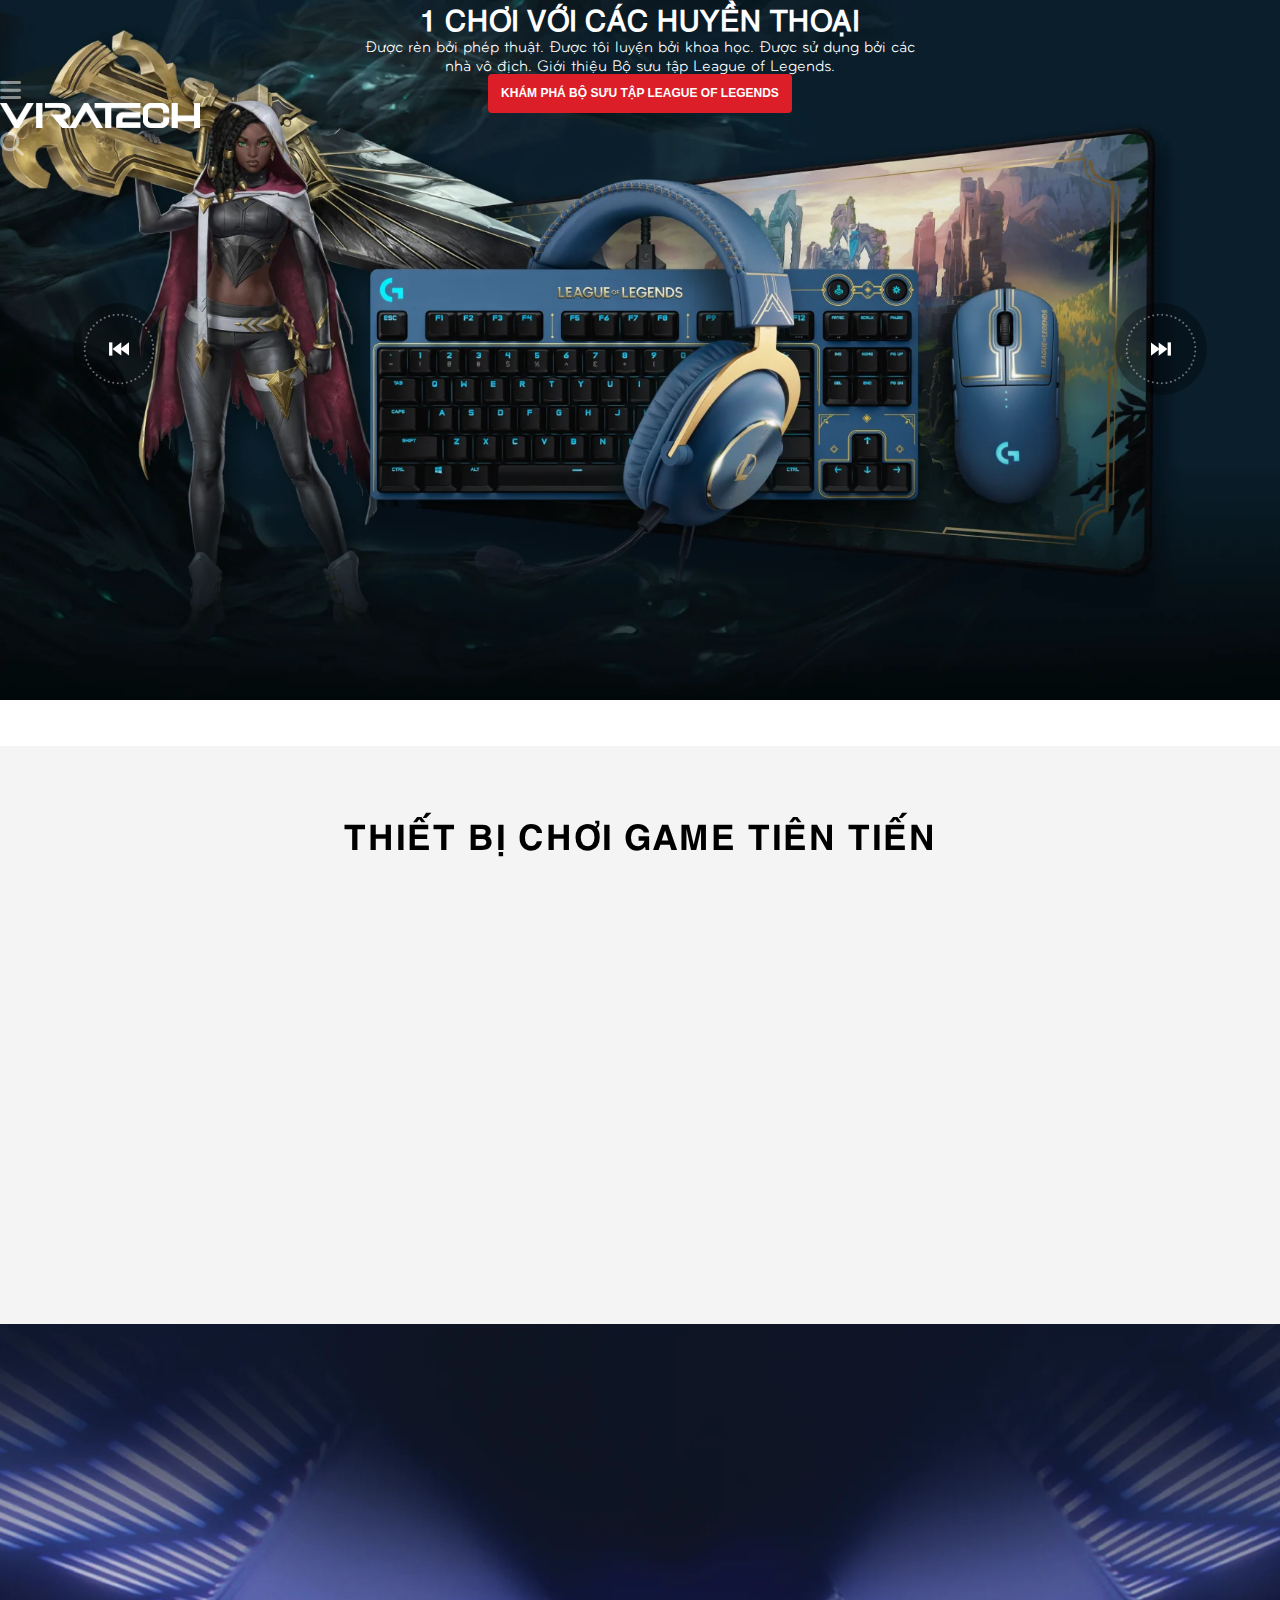
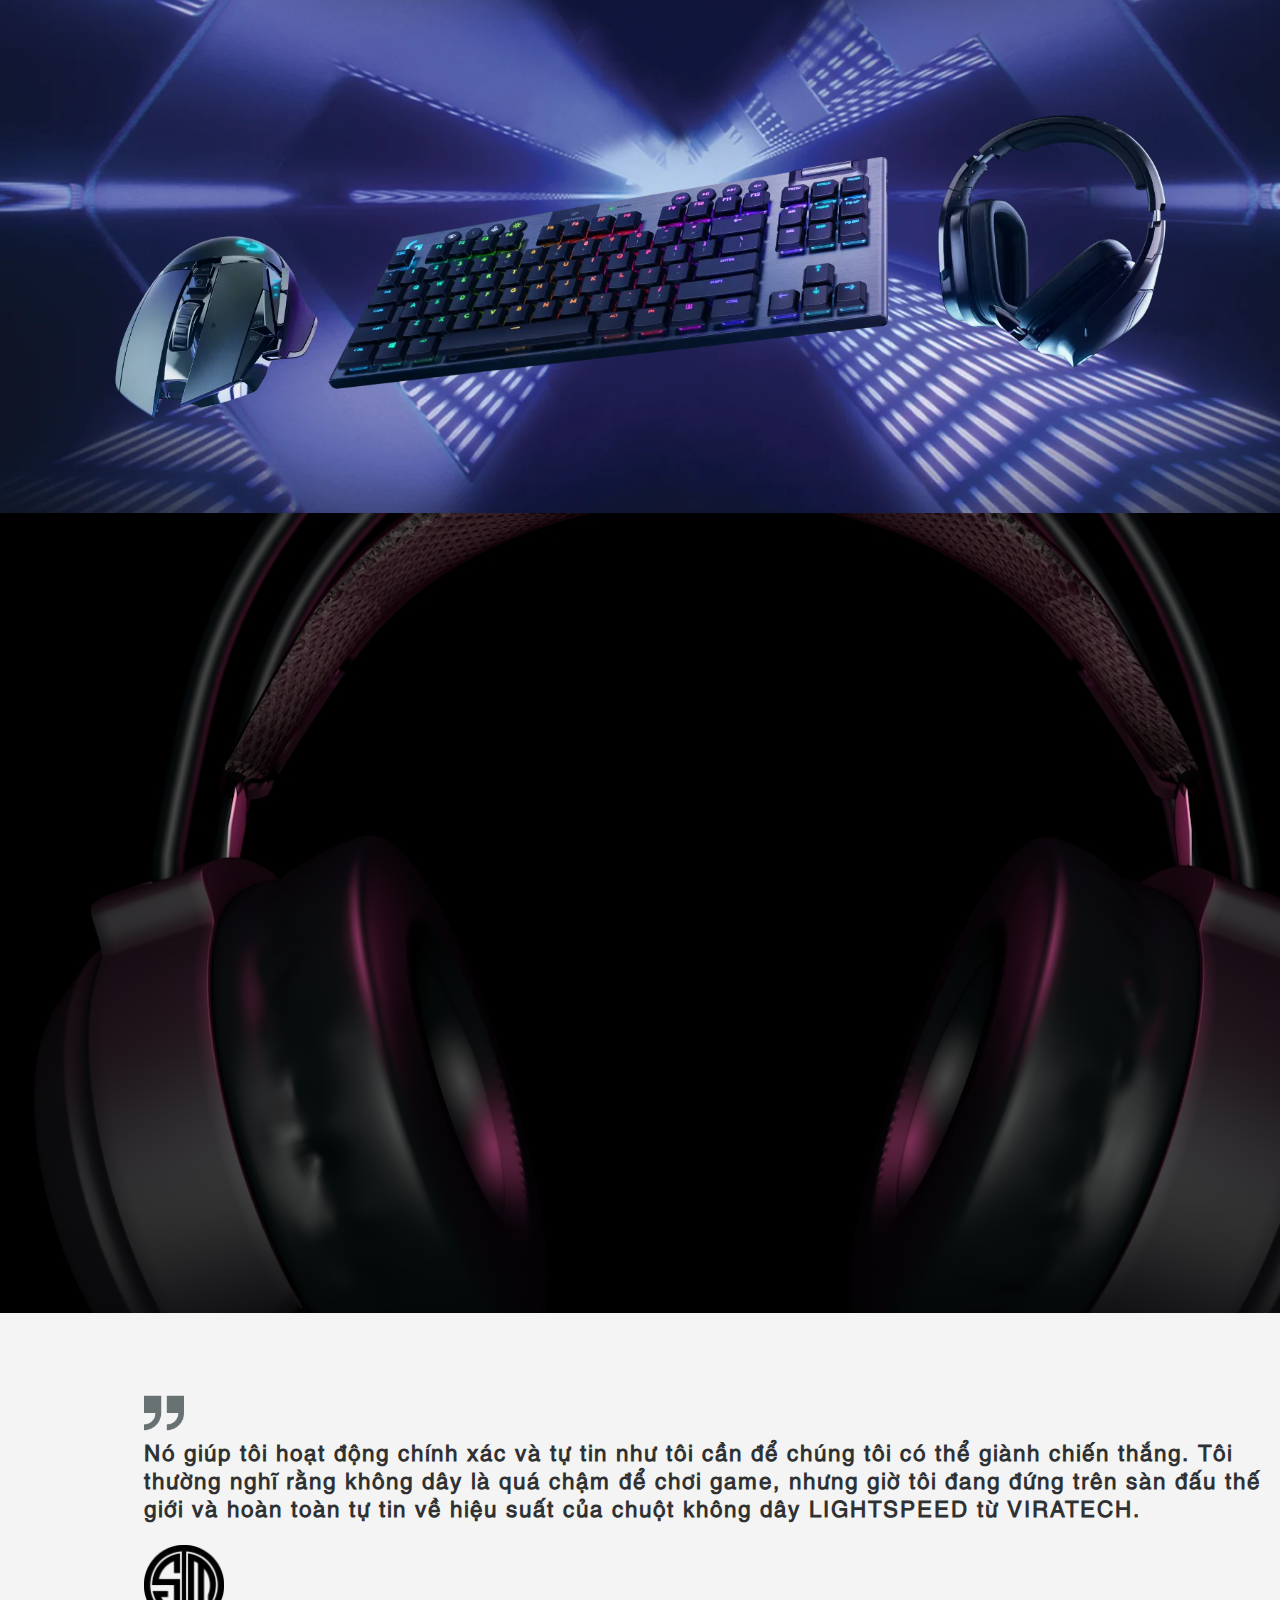
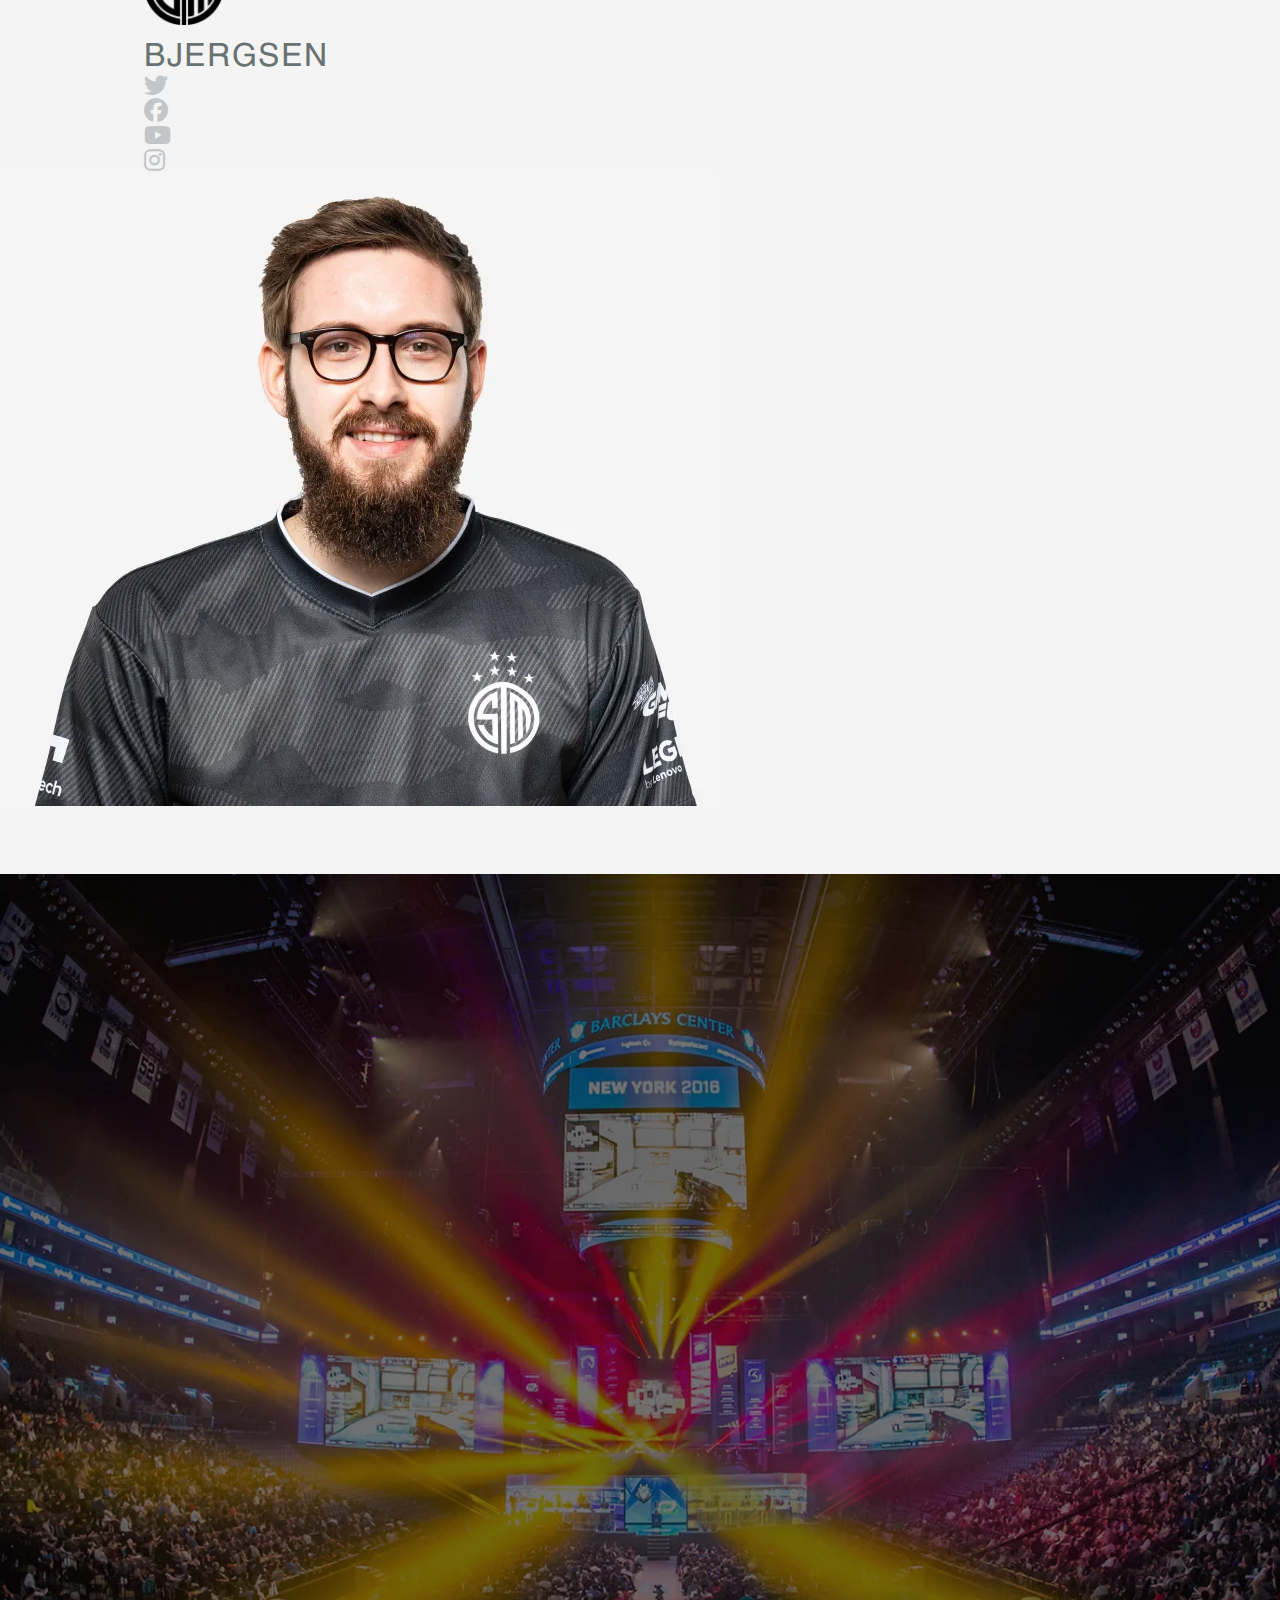
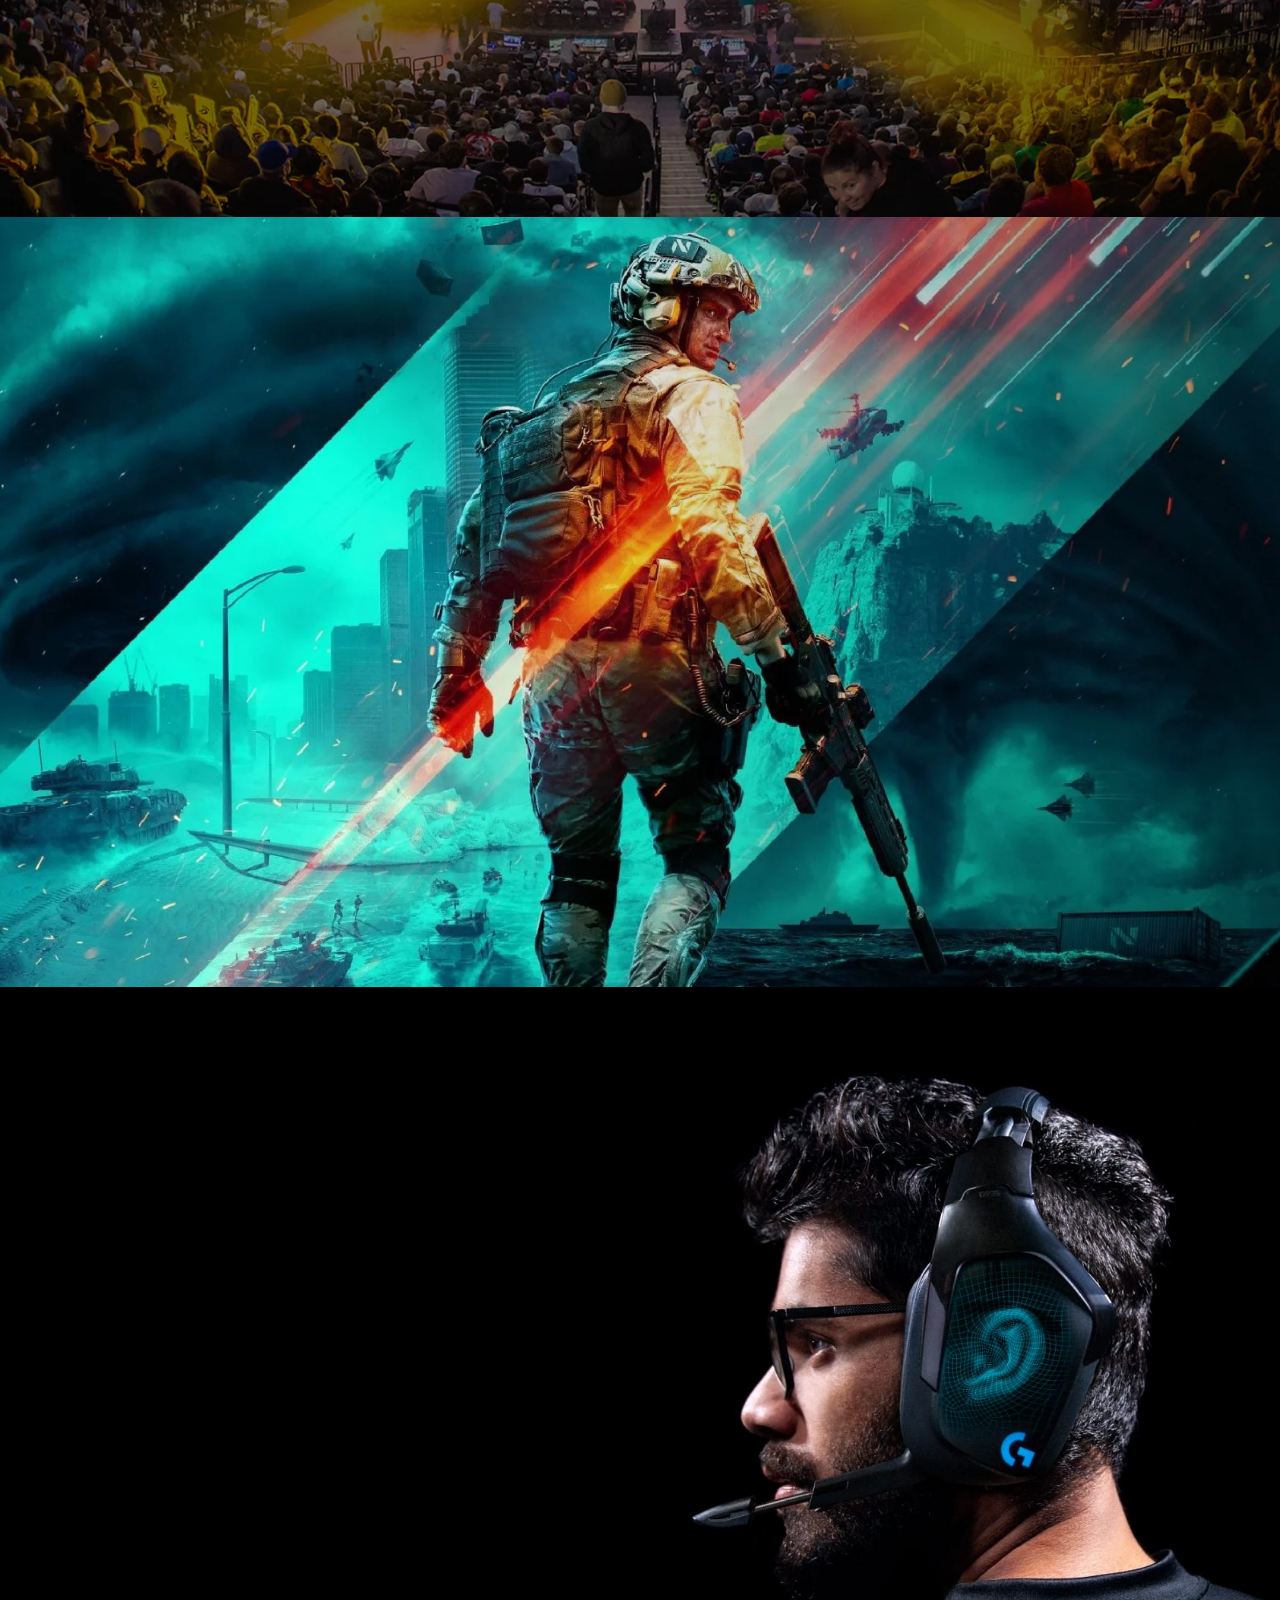
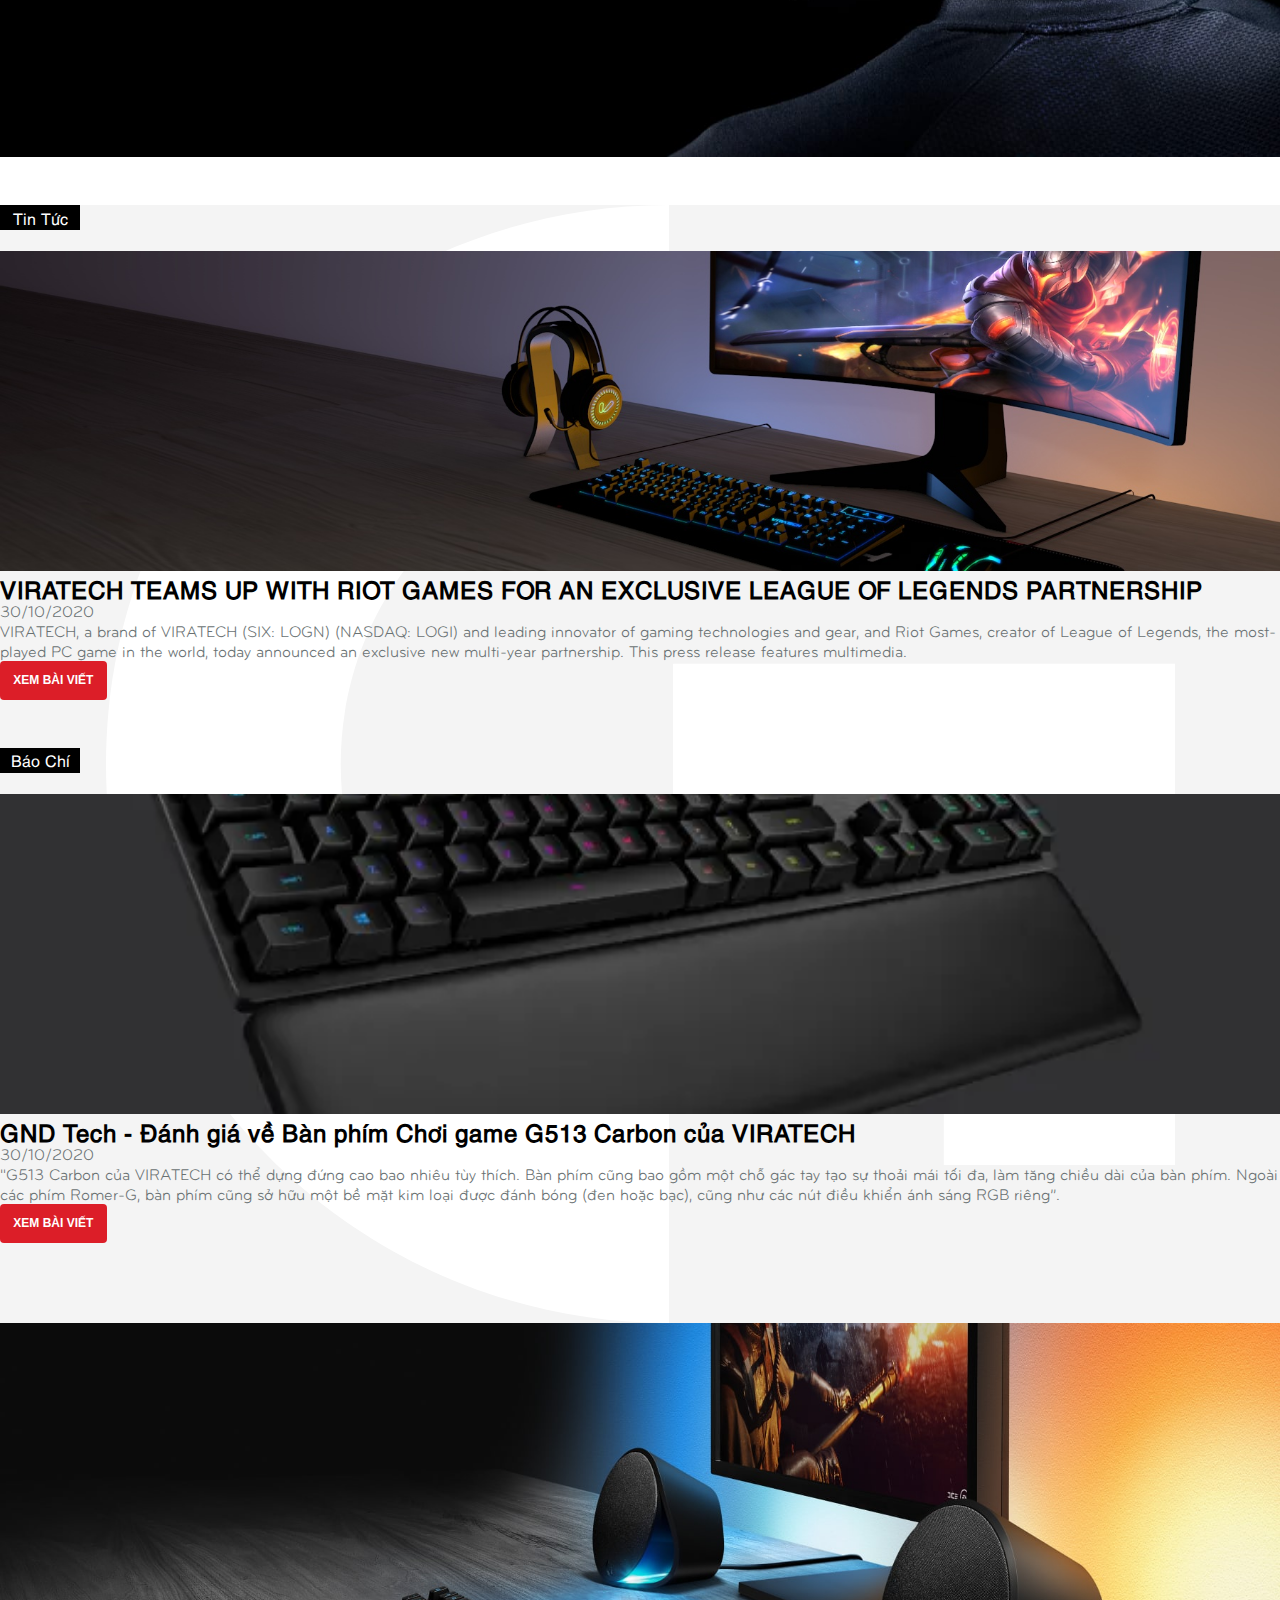
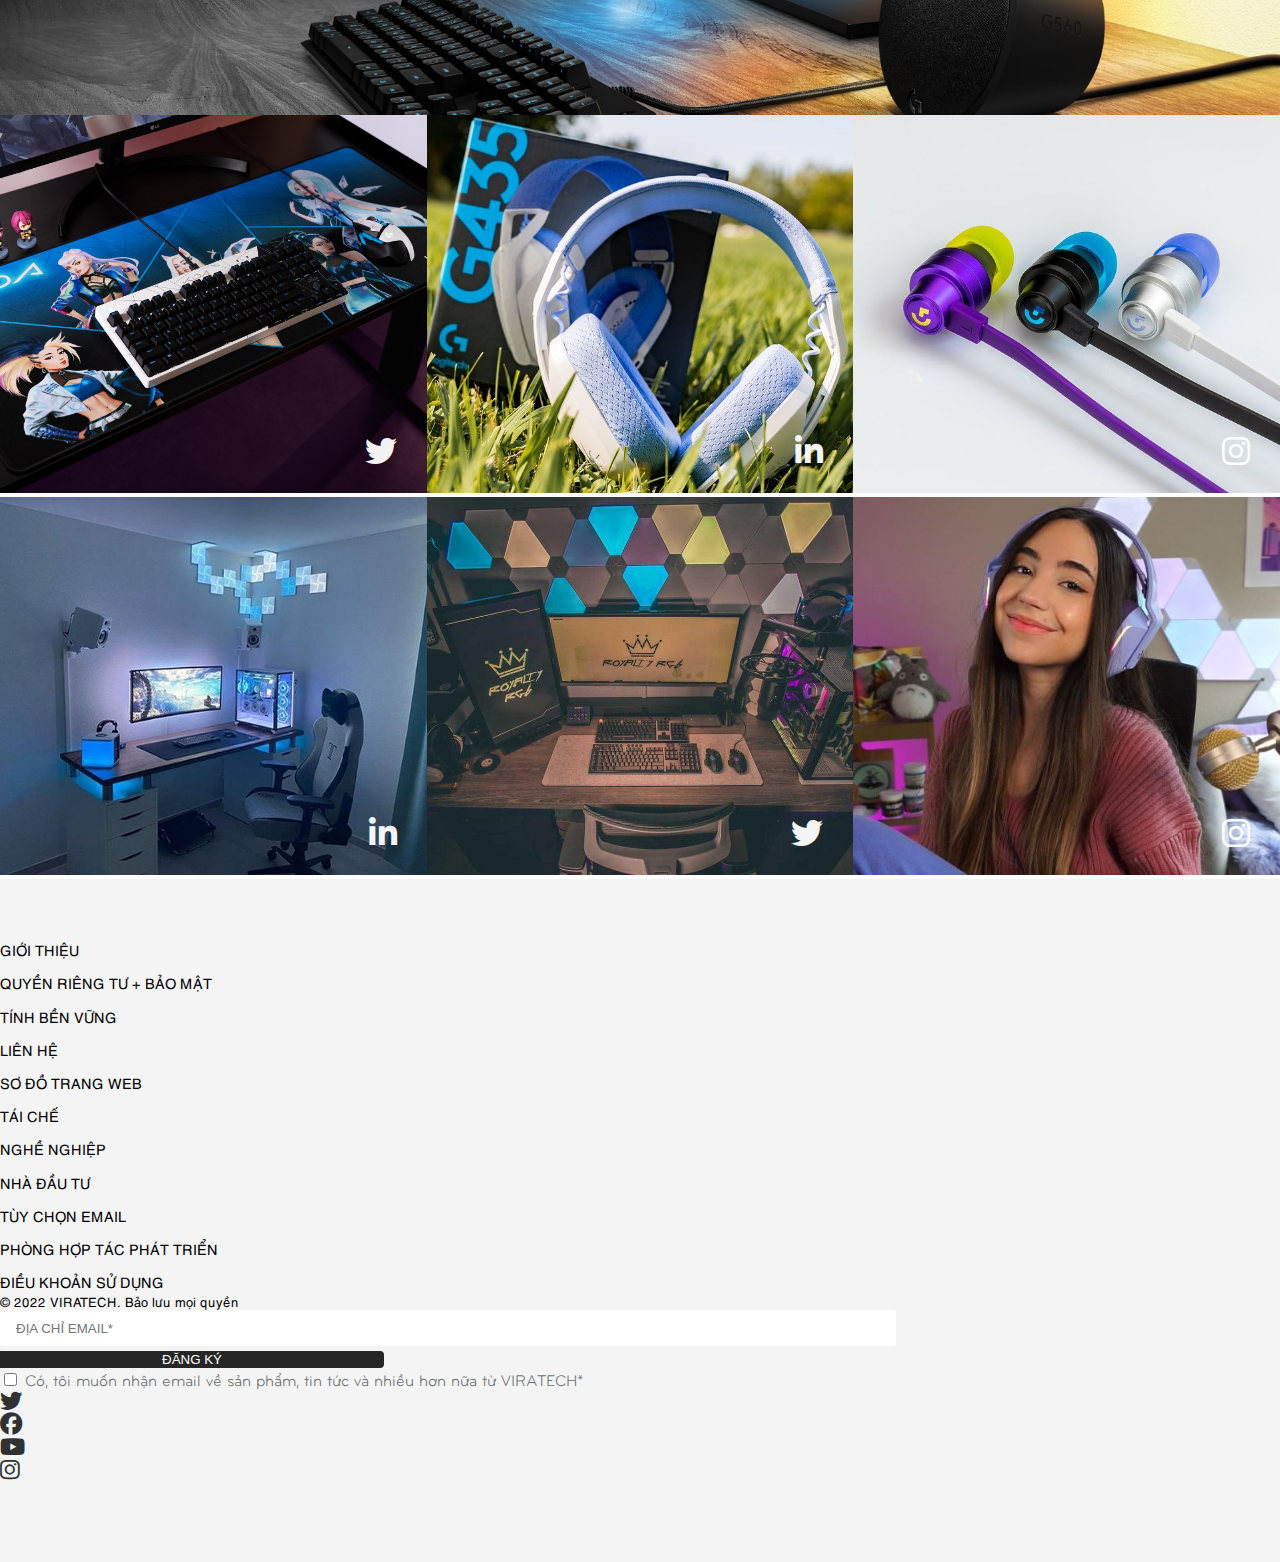
<file: index.html>
<!DOCTYPE html>
<html lang="en">
<head>
  <meta charset="UTF-8">
  <meta http-equiv="X-UA-Compatible" content="IE=edge">
  <meta name="viewport" content="width=device-width, initial-scale=1.0">
  <title>VIRATECH</title>
  <link rel="preconnect" href="https://fonts.googleapis.com">
  <link rel="preconnect" href="https://fonts.gstatic.com" crossorigin>
  <link href="https://fonts.googleapis.com/css2?family=Fira+Sans+Condensed:ital,wght@0,100;0,200;0,300;0,400;0,500;0,600;0,700;0,800;0,900;1,100;1,200;1,300;1,400;1,500;1,600;1,700;1,800;1,900&display=swap" rel="stylesheet">
  <link href="https://cdn.jsdelivr.net/npm/bootstrap@5.0.2/dist/css/bootstrap.min.css" rel="stylesheet" integrity="sha384-EVSTQN3/azprG1Anm3QDgpJLIm9Nao0Yz1ztcQTwFspd3yD65VohhpuuCOmLASjC" crossorigin="anonymous">	
  <link rel="stylesheet" href="https://cdnjs.cloudflare.com/ajax/libs/font-awesome/6.1.0/css/all.min.css">
	<link rel="stylesheet" href="owlcarousel/dist/assets/owl.carousel.min.css">
	<link rel="stylesheet" href="owlcarousel/dist/assets/owl.theme.default.min.css">
	<link rel="stylesheet" href="https://unpkg.com/aos@next/dist/aos.css" />
	<link rel="stylesheet" href="style/animation.css">
  <link rel="stylesheet" href="style/main.css">
</head>
<body>
  <div class="header slide-main">
    <div class="nav-f d-flex align-items-center">
      <div class="container">
        <div class="d-flex align-items-center justify-content-between">
          <div class="d-flex list-item-text">            
            <div class="ps-0 border-right item streamlabs">
              <div class="text-5">
                <img src="images/streamlabs-bottom.svg" alt="">
              </div>
            </div>
						<div class="border-right item streamlabs">
              <div class="text-5">
                <img src="images/ue-bottom.svg" alt="">
              </div>
            </div>
						<div class="item logo">
              <div class="text-5">
                <img src="images/jaybird-bottom.svg" alt="">
              </div>
            </div>            
          </div>

          <div class="d-flex list-item-text">
            <div class="border-right item country">
              <div class="text-5">
                <img src="images/flags-color.png" style="width: 22px; margin-right: .8em;" alt=""> VI
              </div>
            </div>
            <div class="pe-0 item user">														
							<div class="text-5">
								<i class="fa-regular fa-user me-2"></i>
								My Account								
							</div>            
            </div>
          </div>
        </div>
      </div>
    </div>
    <div class="nav-s d-flex align-items-center">
      <div class="container d-flex align-items-center justify-content-between">
        <div class="bar-drop-down">
          <i class="fa-solid fa-bars"></i>
        </div>

        <div class="mid-logo">
          <a href="index.html"><img src="images/LOGO trang.png" alt=""></a>
        </div>

        <div class="search-icon">
          <i class="fa-solid fa-magnifying-glass"></i>
        </div>

      </div>
    </div>
    <div class="carousel">
      <div class="carousel-banner w-100 position-relative">
        <div class="fa-carousel-item active" data-item="1">
          <div class="child-carousel-item">
            <div class="image">
              <img src="images/banner-1.webp" alt="">
            </div>
            <div class="content d-flex align-items-center justify-content-center">
              <div class="container">
                <div class="content-child">
                  <div class="title-1">1 CHƠI VỚI CÁC HUYỀN THOẠI</div>
                  <div class="text-1">Được rèn bởi phép thuật. Được tôi luyện bởi khoa học. Được sử dụng bởi các <br> nhà vô địch. Giới thiệu Bộ sưu tập League of Legends.</div>
                  <button class="button-1 mt-3">
                    <a href="">
											<span>
                      khám phá bộ sưu tập league of legends
											</span>
                    </a>
                  </button>								
                </div>

              </div>
            </div>
          </div>
        </div>

        <div class="fa-carousel-item next-item" data-item="2">
          <div class="child-carousel-item">
            <div class="image">
              <img src="images/banner-3.webp" alt="">
            </div>
            <div class="content d-flex align-items-center justify-content-center">
              <div class="container">
                <div class="content-child">
                  <div class="title-1">2 CHƠI VỚI CÁC HUYỀN THOẠI</div>
                  <div class="text-1">Được rèn bởi phép thuật. Được tôi luyện bởi khoa học. Được sử dụng bởi các <br> nhà vô địch. Giới thiệu Bộ sưu tập League of Legends.</div>
                  <button class="button-1 mt-3">
                    <a href="">
                      <span>
												khám phá bộ sưu tập league of legends
												</span>
                    </a>
                  </button>								
                </div>

              </div>
            </div>
          </div>
        </div>

        <div class="fa-carousel-item" data-item="3">
          <div class="child-carousel-item">
            <div class="image">
              <img src="images/true/banner-2.jpg" alt="">
            </div>
            <div class="content d-flex align-items-center justify-content-center">
              <div class="container">
                <div class="content-child">
                  <div class="title-1">3 CHƠI THEO CÁCH CỦA BẠN</div>
                  <div class="text-1">Sành điệu. Thoải mái. Sẵn sàng để chơi game.</div>
									<div class="text-1">Mỗi khu vực có thể có sẵn những màu sản phẩm khác nhau. Màu xanh bạc hà không có sẵn <br>trong khu vực của bạn.</div>
                  <button class="button-1 mt-3">
                    <a href="">
                      <span>
												khám phá bộ sưu tập league of legends
											</span>
                    </a>
                  </button>								
                </div>

              </div>
            </div>
          </div>
        </div>

        <div class="fa-carousel-item" data-item="4">
          <div class="child-carousel-item">
            <div class="image">
              <img src="images/banner-1.webp" alt="">
            </div>
            <div class="content d-flex align-items-center justify-content-center">
              <div class="container">
                <div class="content-child">
                  <div class="title-1">4 CHƠI VỚI CÁC HUYỀN THOẠI</div>
                  <div class="text-1">Được rèn bởi phép thuật. Được tôi luyện bởi khoa học. Được sử dụng bởi các <br> nhà vô địch. Giới thiệu Bộ sưu tập League of Legends.</div>
                  <button class="button-1 mt-3">
                    <a href="">
                      <span>
												khám phá bộ sưu tập league of legends
												</span>
                    </a>
                  </button>								
                </div>

              </div>
            </div>
          </div>
        </div>

        <div class="fa-carousel-item prev-item" data-item="5">
          <div class="child-carousel-item">
            <div class="image">
              <img src="images/true/banner-2.jpg" alt="">
            </div>
            <div class="content d-flex align-items-center justify-content-center">
              <div class="container">
                <div class="content-child">
                  <div class="title-1">5 CHƠI VỚI CÁC HUYỀN THOẠI</div>
                  <div class="text-1">Được rèn bởi phép thuật. Được tôi luyện bởi khoa học. Được sử dụng bởi các <br> nhà vô địch. Giới thiệu Bộ sưu tập League of Legends.</div>
                  <button class="button-1 mt-3">
                    <a href="">
                      <span>
												khám phá bộ sưu tập league of legends
												</span>
                    </a>
                  </button>								
                </div>

              </div>
            </div>
          </div>
        </div>

      </div>
      <div class="carousel-control">
        <div class="button-fa">
          <div class="button-action-slide button-prev position-relative cursor-pointer">
						<svg version="1.1" xmlns="http://www.w3.org/2000/svg" xmlns:xlink="http://www.w3.org/1999/xlink" x="0px" y="0px" viewBox="0 0 266 266" xml:space="preserve">
							<style type="text/css">
								 .dotted-stroke{fill:none;stroke:#FFFFFF;stroke-width:5;stroke-linecap:round;stroke-miterlimit:10;stroke-dasharray:0,11.0963;}
								 .st2{fill:#FFFFFF;}
							</style>
	
							<defs>
								 <clipPath class="prev-btn-mask" id="prev-btn-clip-path-9204-2705-4792">
										<!--circle cx="133" cy="133" r="83"/-->
										<path d="M133,50c-5.5,0-10.8,0.5-16,1.6v162.9c5.2,1,10.5,1.6,16,1.6c45.8,0,83-37.2,83-83S178.8,50,133,50z" fill="#ffffff"></path>
								 </clipPath>
							</defs>
	
							<circle class="js-bg" opacity="0.3" cx="133" cy="133" r="111" style="opacity: 0.3;"></circle>
							<g class="prev-btn-arrows-ctn" style="clip-path: url(&quot;#prev-btn-clip-path-9204-2705-4792&quot;);">
								 <g class="js-arrows">
										<path class="arrow-2" fill="#FFFFFF" d="M157.2,138.2v10.7l-21.3-16l21.3-16v10.7" transform="matrix(1,0,0,1,0,0)"></path>
										<path class="arrow-1" fill="#FFFFFF" d="M138.6,138.2v10.7l-21.3-16l21.3-16v10.7" transform="matrix(1,0,0,1,0,0)"></path>
								 </g><g class="js-arrows" transform="matrix(1,0,0,1,130,0)">
										<path class="arrow-2" fill="#FFFFFF" d="M157.2,138.2v10.7l-21.3-16l21.3-16v10.7" transform="matrix(1,0,0,1,0,0)"></path>
										<path class="arrow-1" fill="#FFFFFF" d="M138.6,138.2v10.7l-21.3-16l21.3-16v10.7" transform="matrix(1,0,0,1,0,0)"></path>
								 </g>
							</g>
							<rect class="js-bar st2" x="109" y="117" width="8" height="32"></rect>
							<g class="js-dotted_stroke" opacity="0.4" style="opacity: 0.4;">
								 <circle class="dotted-stroke" cx="133" cy="133" r="83"></circle>
							</g>
					 <desc>Created with Snap</desc></svg>
          
          </div>
          <div class="button-action-slide button-next position-relative cursor-pointer">
						<svg version="1.1" xmlns="http://www.w3.org/2000/svg" style="transform: rotate(180deg);" xmlns:xlink="http://www.w3.org/1999/xlink" x="0px" y="0px" viewBox="0 0 266 266" xml:space="preserve">
							<style type="text/css">
								 .dotted-stroke{fill:none;stroke:#FFFFFF;stroke-width:5;stroke-linecap:round;stroke-miterlimit:10;stroke-dasharray:0,11.0963;}
								 .st2{fill:#FFFFFF;}
							</style>
	
							<defs>
								 <clipPath class="prev-btn-mask" id="prev-btn-clip-path-468-6975-732">
										<!--circle cx="133" cy="133" r="83"/-->
										<path d="M133,50c-5.5,0-10.8,0.5-16,1.6v162.9c5.2,1,10.5,1.6,16,1.6c45.8,0,83-37.2,83-83S178.8,50,133,50z" fill="#ffffff"></path>
								 </clipPath>
							</defs>
	
							<circle class="js-bg" opacity="0.3" cx="133" cy="133" r="111" style="opacity: 0.3;"></circle>
							<g class="prev-btn-arrows-ctn" style="clip-path: url(&quot;#prev-btn-clip-path-468-6975-732&quot;);">
								 <g class="js-arrows">
										<path class="arrow-2" fill="#FFFFFF" d="M157.2,138.2v10.7l-21.3-16l21.3-16v10.7" transform="matrix(1,0,0,1,0,0)"></path>
										<path class="arrow-1" fill="#FFFFFF" d="M138.6,138.2v10.7l-21.3-16l21.3-16v10.7" transform="matrix(1,0,0,1,0,0)"></path>
								 </g><g class="js-arrows" transform="matrix(1,0,0,1,130,0)">
										<path class="arrow-2" fill="#FFFFFF" d="M157.2,138.2v10.7l-21.3-16l21.3-16v10.7" transform="matrix(1,0,0,1,0,0)"></path>
										<path class="arrow-1" fill="#FFFFFF" d="M138.6,138.2v10.7l-21.3-16l21.3-16v10.7" transform="matrix(1,0,0,1,0,0)"></path>
								 </g>
							</g>
							<rect class="js-bar st2" x="109" y="117" width="8" height="32"></rect>
							<g class="js-dotted_stroke" opacity="0.4" style="opacity: 0.4;">
								 <circle class="dotted-stroke" cx="133" cy="133" r="83"></circle>
							</g>
					 <desc>Created with Snap</desc></svg>
          </div>
        
        </div>
      </div>
    </div>
  </div>
	<div class="main">		
		<div class="about-product">
			<div class="container">
				<div class="header">
					<div class="title-2 " data-aos="fade-up" data-aos-duration="1300">THIẾT BỊ CHƠI GAME TIÊN TIẾN</div>
					<p class="text-center" data-aos="fade-up" data-aos-duration="1300">Chơi ở phong độ đỉnh cao của bạn với thiết bị chơi game hiệu suất từ VIRATECH.</p>
				</div>

				<div class="body">
					<div class="list-product-1">					
						<div class="box-product " data-aos="fade-up" data-aos-duration="1300">
							<div class="box-image box-image-clip" style="background-image: url('images/zoom/z3392507899721_971d10b2c0759f2c3c48a1e23563ce6b.jpg');">
								<svg class="product-swatch-over-img js-product-swatch-over-img" version="1.1" xmlns="http://www.w3.org/2000/svg" xmlns:xlink="http://www.w3.org/1999/xlink" xml:space="preserve" viewBox="0 0 100 100">
									<defs>
										<clipPath class="product-swatch-clip-path" id="product-swatch-clip-path-1">
											<rect class="product-swatch-clip-rect" x="-21" y="-21" width="142" height="142" transform="matrix(0.7071,0.7071,-0.7071,0.7071,-50,-120.7107)"></rect>
										</clipPath>
									</defs>
									<image class="image-zoom" xlink:href="images/zoom/z3392507899418_11dbf5138da4885517039168440d5d2f.jpg" x="0" y="0" width="100%" height="100%" style="clip-path: url(&quot;#product-swatch-clip-path-1&quot;);"></image>
									<desc>Created with Snap</desc>
								</svg>

								<div class="btn-hov">
									<button class="button-1 mt-3">
										<a href="">
											MUA SẮM CHUỘT
										</a>
									</button>
								</div>
							</div>
							
							<div class="title">CHUỘT CHƠI GAME</div>														
						</div>

						<div class="box-product " data-aos="fade-up" data-aos-duration="1300" data-aos-delay="100">
							<div class="box-image box-image-clip" style="background-image: url('images/zoom/z3392507896752_f12703d16ec18d82860aa921b4249983.jpg');">
								<svg class="product-swatch-over-img js-product-swatch-over-img" version="1.1" xmlns="http://www.w3.org/2000/svg" xmlns:xlink="http://www.w3.org/1999/xlink" xml:space="preserve" viewBox="0 0 100 100">
									<defs>
										<clipPath class="product-swatch-clip-path" id="product-swatch-clip-path-2">
											<rect class="product-swatch-clip-rect" x="-21" y="-21" width="142" height="142" transform="matrix(0.7071,0.7071,-0.7071,0.7071,-50,-120.7107)"></rect>
										</clipPath>
									</defs>
									<image class="image-zoom" xlink:href="images/zoom/z3392507895035_cd54a27b5dc97b95d7892a6a554582c5.jpg" x="0" y="0" width="100%" height="100%" style="clip-path: url(&quot;#product-swatch-clip-path-2&quot;);"></image>
									<desc>Created with Snap</desc>
								</svg>
								<div class="btn-hov">
									<button class="button-1 mt-3">
										<a href="">
											MUA SẮM CHUỘT
										</a>
									</button>
								</div>
							</div>
							
							<div class="title">CHUỘT CHƠI GAME</div>														
						</div>

						<div class="box-product " data-aos="fade-up" data-aos-duration="1300" data-aos-delay="200">
							<div class="box-image box-image-clip" style="background-image: url('images/zoom/z3392507894140_2537c80e9762c3e51f08344859250a14.jpg');">
								<svg class="product-swatch-over-img js-product-swatch-over-img" version="1.1" xmlns="http://www.w3.org/2000/svg" xmlns:xlink="http://www.w3.org/1999/xlink" xml:space="preserve" viewBox="0 0 100 100">
									<defs>
										<clipPath class="product-swatch-clip-path" id="product-swatch-clip-path-3">
											<rect class="product-swatch-clip-rect" x="-21" y="-21" width="142" height="142" transform="matrix(0.7071,0.7071,-0.7071,0.7071,-50,-120.7107)"></rect>
										</clipPath>
									</defs>
									<image class="image-zoom" xlink:href="images/zoom/z3392507893020_a35dbf649cecb4d5bbf2f2c41f13d649.jpg" x="0" y="0" width="100%" height="100%" style="clip-path: url(&quot;#product-swatch-clip-path-3&quot;);"></image>
									<desc>Created with Snap</desc>
								</svg>

								<div class="btn-hov">
									<button class="button-1 mt-3">
										<a href="">
											MUA SẮM CHUỘT
										</a>
									</button>
								</div>	
							</div>
							
							<div class="title">CHUỘT CHƠI GAME</div>													
						</div>

						<div class="box-product " data-aos="fade-up" data-aos-duration="1300" data-aos-delay="300">
							<div class="box-image box-image-clip" style="background-image: url('images/zoom/z3392507892140_0396e06cee7ff7fcac080ea407e62992.jpg');">
								<svg class="product-swatch-over-img js-product-swatch-over-img" version="1.1" xmlns="http://www.w3.org/2000/svg" xmlns:xlink="http://www.w3.org/1999/xlink" xml:space="preserve" viewBox="0 0 100 100">
									<defs>
										<clipPath class="product-swatch-clip-path" id="product-swatch-clip-path-4">
											<rect class="product-swatch-clip-rect" x="-21" y="-21" width="142" height="142" transform="matrix(0.7071,0.7071,-0.7071,0.7071,-50,-120.7107)"></rect>
										</clipPath>
									</defs>
									<image class="image-zoom" xlink:href="images/zoom/z3392507890868_1dbfad2bcc58c3da4c3307ec853e2b99.jpg" x="0" y="0" width="100%" height="100%" style="clip-path: url(&quot;#product-swatch-clip-path-4&quot;);"></image>
									<desc>Created with Snap</desc>
								</svg>
								<div class="btn-hov">
									<button class="button-1 mt-3">
										<a href="">
											MUA SẮM CHUỘT
										</a>
									</button>
								</div>	
							</div>
							
							<div class="title">CHUỘT CHƠI GAME</div>													
						</div>												
					</div>
				</div>
			</div>
		</div>
	
		<div class="big-banner-1 img-banner w-100 text-center">
			<div class="container">
				<div class="title-3 " data-aos="fade-up" data-aos-duration="1300">
					KHÔNG DÂY. KHÔNG GIỚI HẠN.
				</div>

				<div class="strong " data-aos="fade-up" data-aos-duration="1300">
					THIẾT BỊ CHƠI GAME KHÔNG DÂY BÁN CHẠY NHẤT THẾ GIỚI
					<br>
					SỬ DỤNG CÔNG NGHỆ LIGHTSPEED
				</div>
				
				<button class="button-1 mt-5 d-block m-auto " data-aos="fade-up" data-aos-duration="1300">
					<a href="">
						Mua sắm Thiết bị LIGHTSPEED
					</a>
				</button>			
			</div>

			<div class="big-image">
				<img src="images/combo-product.webp" alt="">
			</div>
		</div>

		<div class="big-banner-2 img-banner w-100 d-flex align-items-center">
			<div class="container d-flex justify-content-center">
				<div class="box-image d-flex justify-content-end" data-aos="fade-right" data-aos-duration="1300">
					<img src="images/pro-series-logo.webp" alt="">
				</div>

				<div class="box-content" data-aos="fade-left" data-aos-duration="1300">
					<div class="title-4 animation" data-aos="fade-left" data-aos-duration="1300">
						CHƠI ĐỂ CHIẾN <br> THẮNG
					</div>

					<div class="line" data-aos="fade-left" data-aos-duration="1300"></div>

					<p class="animation" data-aos="fade-left" data-aos-duration="1300">
						Được thiết kế cùng với và dành cho những chuyên gia thể thao điện tử hàng đầu thế giới.
					</p>

					<button class="button-1 mt-4 d-block" data-aos="fade-left" data-aos-duration="1300">
						<a href="">
							Mua sắm Thiết bị Pro
						</a>
					</button>		

				</div>
			</div>
		</div>

		<div class="about-pro-gamer">
			<div class="container d-flex">
				<div class="content-left w-50">
					<div class="img-quote">
						<img src="images/icon/quote.png" alt="">
					</div>
					<div class="text-2 mt-4" >
						Nó giúp tôi hoạt động chính xác và tự tin như tôi cần để chúng tôi có thể giành chiến thắng. Tôi thường nghĩ rằng không dây là quá chậm để chơi game, nhưng giờ tôi đang đứng trên sàn đấu thế giới và hoàn toàn tự tin về hiệu suất của chuột không dây LIGHTSPEED từ VIRATECH.

					</div>

					<div class="bottom">
						<div class="d-flex">
							<div class="box-logo-team">
								<img src="images/tsm-black.png" alt="">
							</div>

							<div class="right">
								<div class="name-pro-player">
									BJERGSEN
								</div>

								<div class="list-social d-flex">
									<div class="social-item">
										<a href="#">
											<i class="fa-brands fa-twitter"></i>
										</a>
									</div>
									<div class="social-item">
										<a href="#">
											<i class="fa-brands fa-facebook"></i>
										</a>
									</div>
									<div class="social-item">
										<a href="#">
											<i class="fa-brands fa-youtube"></i>
										</a>
									</div>
									<div class="social-item">
										<a href="#">
											<i class="fa-brands fa-instagram"></i>
										</a>
									</div>
									<!-- <div class="social-item">
										<a href="#">
											<i class="fa-brands fa-facebook"></i>
										</a>
									</div> -->
								</div>
							</div>
						</div>
					</div>
				</div>

				<div class="box-image w-50">
					<img src="images/soren-bjerg.webp" style="max-width: 90%;" alt="">
				</div>
			</div>
		</div>

		<div class="big-banner-3 img-banner">
			<div class="container d-flex justify-content-center">
				<div class="box-image d-flex justify-content-end" data-aos="fade-right" data-aos-duration="1300">
					<img src="images/G-esports-logo.png" alt="">
				</div>

				<div class="box-content" data-aos="fade-left" data-aos-duration="1300">
					<div class="title-1" data-aos="fade-left" data-aos-duration="1300">
						CÁC ĐỘI NHÓM, VẬN ĐỘNG VIÊN VÀ NGƯỜI HÂM MỘ HỖ TRỢ

					</div>

					<div class="line" data-aos="fade-left" data-aos-duration="1300"></div>

					<p data-aos="fade-left" data-aos-duration="1300">
						VIRATECH tự hào tài trợ cho hàng trăm chuyên gia thể thao điện tử để nâng cao hiệu suất chơi game thông qua sự hợp tác.
					</p>

					<button class="button-1 mt-2 d-block" data-aos="fade-left" data-aos-duration="1300">
						<a href="">
							Tìm hiểu thêm về Thể thao điện tử
						</a>
					</button>		

				</div>
			</div>
		</div>

		<div class="big-banner-4 img-banner d-flex align-items-end">
			<div class="container d-flex justify-content-end">
				<div class="box-content-2">
					<div class="title-1" data-aos="fade-left" data-aos-duration="1300">
						CÁC TRÒ CHƠI MỚI NHẤT. CÔNG NGHỆ MỚI NHẤT.
					</div>

					<p class="mt-2" data-aos="fade-left" data-aos-duration="1300">
						VIRATECH tích cực hợp tác với các nhà sáng tạo trò chơi để đạt đến trải nghiệm chơi game đắm chìm tuyệt vời.
					</p>

					<button class="button-1 mt-3 d-block" data-aos="fade-left" data-aos-duration="1300">
						<a href="">
							Tìm hiểu thêm về trò chơi
						</a>
					</button>		
				</div>
			</div>
		</div>

		<div class="big-banner-5 img-banner">
			<div class="container d-flex justify-content-start">
				<div class="box-content-2">
					<div class="box-logo" data-aos="fade-left" data-aos-duration="1300">
						<img src="images/embodyvr-logo.webp" alt="">
					</div>
					<div class="title-6" data-aos="fade-left" data-aos-duration="1300">						
						ĐƯỢC CHẾ TẠO DÀNH CHO ĐÔI TAI CỦA BẠN
					</div>

					<div class="line" data-aos="fade-left" data-aos-duration="1300"></div>

					<p data-aos="fade-left" data-aos-duration="1300">
						Hiệu ứng đắm chìm nâng cao được tạo ra khi bạn kết hợp sự trung thực về 
						âm thanh rõ ràng của tai nghe VIRATECH với Immerse — một công cụ Trí 
						tuệ Nhân tạo (AI) giúp tùy chỉnh âm thanh với hình dáng đôi tai độc đáo 
						của bạn. Immerse sử dụng sức mạnh của Điện toán Đám mây và Trí tuệ Nhân 
						tạo để đem đến trải nghiệm âm thanh thực sự đắm chìm được tạo ra riêng 
						cho đôi tai của bạn. Thông qua quy trình trực quan chụp ảnh đôi tai của 
						bạn, Immerse tạo cấu hình Âm thanh Không gian Cá nhân hóa trong chưa đầy
						 một phút và đem lại âm thanh mà đôi tai bạn muốn nghe.
					</p>

					<button class="button-1 mt-4 d-block" data-aos="fade-left" data-aos-duration="1300">
						<a href="">
							Tìm hiểu thêm về Thể thao điện tử
						</a>
					</button>		

				</div>
			</div>
		</div>

		<div class="blog">
			<div class="image-bg">
				<div class="container">
					<div class="row justify-content-between">
						<div class="col-xl-5 col-lg-5 col-12">
							<div class="list-blog left">
								<div class="control position-relative">
									<div class="category-box">
										Tin Tức
									</div>

									<div class="box-circle-main">
										<div class="child">
											<svg xmlns="http://www.w3.org/2000/svg" xmlns:xlink="http://www.w3.org/1999/xlink" version="1.1" x="0px" y="0px" viewBox="-20 -20 208 208" xml:space="preserve" class="injected-svg">
												<circle class="generic-btn-bg" cx="84" cy="84" r="60" opacity="0" style="opacity: 0.038;"></circle>
												<circle class="generic-btn-dotted-stroke" cx="84" cy="84" r="83" transform="matrix(0.6157,0.788,-0.788,0.6157,98.4773,-33.9085)" style="stroke-width: 2; stroke-dasharray: 0, 5;"></circle>
												<circle class="generic-btn-solid-stroke" cx="84" cy="84" r="60" opacity="1"></circle>
											<desc>Created with Snap</desc><defs></defs></svg>
											<div class="text">Xem tiếp <br>theo</div> 
										</div>
									</div>
								</div>
								<div class="item">
									<div class="image">
										<img src="images/true/blog1.jpg" alt="">
									</div>

									<div class="content mt-4">
										<div class="title tilte-7">
											VIRATECH TEAMS UP WITH RIOT GAMES FOR AN EXCLUSIVE LEAGUE OF LEGENDS PARTNERSHIP
										</div>
									</div>

									<div class="text-small mt-3">
										30/10/2020
									</div>
									<div class="text-small mt-3">
										VIRATECH, a brand of VIRATECH (SIX: LOGN) (NASDAQ: LOGI) and leading innovator 
										of gaming technologies and gear, and Riot Games, creator of League of Legends, 
										the most-played PC game in the world, today announced an exclusive new multi-year 
										partnership. This press release features multimedia.
									</div>

									<div class="buttons d-flex mt-3">
										<button class="button-1 d-block">
											<a href="">
												Xem bài viết
											</a>
										</button>
									</div>

								</div>
							</div>
						</div>
						<div class="col-xl-5 col-lg-5 col-12">
							<div class="list-blog right">
								<div class="control position-relative">
									<div class="category-box">
										Báo Chí
									</div>

									<div class="box-circle-main">
										<div class="child">
											<svg xmlns="http://www.w3.org/2000/svg" xmlns:xlink="http://www.w3.org/1999/xlink" version="1.1" x="0px" y="0px" viewBox="-20 -20 208 208" xml:space="preserve" class="injected-svg">
												<circle class="generic-btn-bg" cx="84" cy="84" r="60" opacity="0" style="opacity: 0.038;"></circle>
												<circle class="generic-btn-dotted-stroke" cx="84" cy="84" r="83" transform="matrix(0.6157,0.788,-0.788,0.6157,98.4773,-33.9085)" style="stroke-width: 2; stroke-dasharray: 0, 5;"></circle>
												<circle class="generic-btn-solid-stroke" cx="84" cy="84" r="60" opacity="1"></circle>
											<desc>Created with Snap</desc><defs></defs></svg>
											<div class="text">Xem tiếp <br>theo</div> 
										</div>
									</div>
								</div>
								<div class="item">
									<div class="image">
										<img src="images/blog2.webp" alt="">
									</div>

									<div class="content mt-4">
										<div class="title tilte-7">
											GND Tech - Đánh giá về Bàn phím Chơi game G513 Carbon của VIRATECH
										</div>
									</div>

									<div class="text-small mt-3">
										30/10/2020
									</div>
									<div class="text-small mt-3">
										"G513 Carbon của VIRATECH có thể dựng đứng cao bao nhiêu tùy thích. Bàn phím cũng bao gồm một chỗ gác tay tạo sự thoải mái tối đa, làm tăng chiều dài của bàn phím. Ngoài các phím Romer-G, bàn phím cũng sở hữu một bề mặt kim loại được đánh bóng (đen hoặc bạc), cũng như các nút điều khiển ánh sáng RGB riêng”.
									</div>

									<div class="buttons d-flex mt-3">
										<button class="button-1 d-block">
											<a href="">
												Xem bài viết
											</a>
										</button>
									</div>

								</div>
							</div>
						</div>
					</div>
				</div>
			</div>
		</div>

		<div class="big-banner-6 img-banner">
			<div class="container d-flex justify-content-start">
				<div class="box-content-2">
					<div class="text-3 mb-3 d-inline-block" data-aos="fade-left" data-aos-duration="1300">Đổi mới</div>
					<div class="title-6 mb-3" data-aos="fade-left" data-aos-duration="1300">						
						LIGHTSYNC RGB
					</div>

					<p data-aos="fade-left" data-aos-duration="1300">
						Công nghệ ánh sáng đồng bộ đưa bạn đắm chìm vào hành động với các hiệu ứng 
						phản ứng với trò chơi và nhiều hơn nữa.
					</p>

					<button class="button-2 mt-3 d-block" data-aos="fade-left" data-aos-duration="1300">
						<a href="">
							Tìm hiểu thêm thông tin <i class="fa-solid fa-caret-right"></i>
						</a>
						
					</button>		

				</div>
			</div>
		</div>

		<div class="images-social">
			<div class="list">
				<div class="item">
					<div class="hover-box">
						<div class="d-flex align-items-center">
							<div class="avatar">
								<img src="images/avtart.png" alt="">
							</div>

							<div class="name">
								VIRATECHG
							</div>
			
						</div>

						<div class="content">
							Give it your all with the @KDA_MUSIC G502 Hero! . . . #VIRATECHg #pcgaming #gamin
						</div>

						<div class="box-obsolute">
							<div class="d-flex justify-content-center align-items-center">
								<div class="icon">
									<i class="fa-brands fa-twitter"></i>
								</div>

							</div>
						</div>
					</div>
					<div class="big-icon">
						<i class="fa-brands fa-twitter"></i>
					</div>
					<img src="images/image-social-2.jpg_medium" alt="">
				</div>

				<div class="item">
					<div class="hover-box">
						<div class="d-flex align-items-center">
							<div class="avatar">
								<img src="images/avtart.png" alt="">
							</div>

							<div class="name">
								VIRATECHG
							</div>			
						</div>

						<div class="content">
							Give it your all with the @KDA_MUSIC G502 Hero! . . . #VIRATECHg #pcgaming #gamin
						</div>

						<div class="box-obsolute">
							<div class="d-flex justify-content-center align-items-center">
								<div class="icon">
									<i class="fa-brands fa-linkedin-in"></i>
								</div>

							</div>
						</div>
					</div>
					<div class="big-icon">
						<i class="fa-brands fa-linkedin-in"></i>
					</div>					
					<img src="images/image-social-7.jpg" alt="">
				</div>

				<div class="item">
					<div class="hover-box">
						<div class="d-flex align-items-center">
							<div class="avatar">
								<img src="images/avtart.png" alt="">
							</div>

							<div class="name">
								VIRATECHG
							</div>
			
						</div>

						<div class="content">
							Give it your all with the @KDA_MUSIC G502 Hero! . . . #VIRATECHg #pcgaming #gamin
						</div>

						<div class="box-obsolute">
							<div class="d-flex justify-content-center align-items-center">
								<div class="icon">
									<i class="fa-brands fa-instagram"></i>
								</div>

							</div>
						</div>
					</div>
					<div class="big-icon">
						<i class="fa-brands fa-instagram"></i>
					</div>
					<img src="images/image-social-3.jpg" alt="">
				</div>

				<div class="item">
					<div class="hover-box">
						<div class="d-flex align-items-center">
							<div class="avatar">
								<img src="images/avtart.png" alt="">
							</div>

							<div class="name">
								VIRATECHG
							</div>
			
						</div>

						<div class="content">
							Give it your all with the @KDA_MUSIC G502 Hero! . . . #VIRATECHg #pcgaming #gamin
						</div>

						<div class="box-obsolute">
							<div class="d-flex justify-content-center align-items-center">
								<div class="icon">
									<i class="fa-brands fa-linkedin-in"></i>
								</div>

							</div>
						</div>
					</div>
					<div class="big-icon">
						<i class="fa-brands fa-linkedin-in"></i>
					</div>
					<img src="images/image-social-4.jpg" alt="">
				</div>

				<div class="item">
					<div class="hover-box">
						<div class="d-flex align-items-center">
							<div class="avatar">
								<img src="images/avtart.png" alt="">
							</div>

							<div class="name">
								VIRATECHG
							</div>
			
						</div>

						<div class="content">
							Give it your all with the @KDA_MUSIC G502 Hero! . . . #VIRATECHg #pcgaming #gamin
						</div>

						<div class="box-obsolute">
							<div class="d-flex justify-content-center align-items-center">
								<div class="icon">
									<i class="fa-brands fa-twitter"></i>
								</div>

							</div>
						</div>
					</div>
					<div class="big-icon">
						<i class="fa-brands fa-twitter"></i>
					</div>
					<img src="images/image-social-5.jpg" alt="">
				</div>

				<div class="item">
					<div class="hover-box">
						<div class="d-flex align-items-center">
							<div class="avatar">
								<img src="images/avtart.png" alt="">
							</div>

							<div class="name">
								VIRATECHG
							</div>
			
						</div>

						<div class="content">
							Give it your all with the @KDA_MUSIC G502 Hero! . . . #VIRATECHg #pcgaming #gamin
						</div>

						<div class="box-obsolute">
							<div class="d-flex justify-content-center align-items-center">
								<div class="icon">
									<i class="fa-brands fa-instagram"></i>
								</div>

							</div>
						</div>
					</div>
					<div class="big-icon">
						<i class="fa-brands fa-instagram"></i>
					</div>
					<img src="images/img-social-6.jpg_large" alt="">
				</div>
			</div>
		</div>
	</div>

	<div class="footer">
		<div class="container">
			<div class="row mt-3">
				<div class="col-xl-3">
					<div class="menu-list">
						<div class="item">
							<a href="">
								GIỚI THIỆU
							</a>
							</div>
						<div class="item">
							<a href="">
								QUYỀN RIÊNG TƯ + BẢO MẬT
							</a>
							</div>
						<div class="item">
							<a href="">
								TÍNH BỀN VỮNG
							</a>
							</div>					
					</div>
				</div>

				<div class="col-xl-3">
					<div class="menu-list">
						<div class="item">
							<a href="">
								LIÊN HỆ
							</a>
							</div>
						<div class="item">
							<a href="">
								SƠ ĐỒ TRANG WEB
							</a>
							</div>
						<div class="item">
							<a href="">
								TÁI CHẾ
							</a>
							</div>					
					</div>
				</div>

				<div class="col-xl-3">
					<div class="menu-list">
						<div class="item">
							<a href="">
								NGHỀ NGHIỆP
							</a>
							</div>
						<div class="item">
							<a href="">
								NHÀ ĐẦU TƯ
							</a>
							</div>
						<div class="item">
							<a href="">
								TÙY CHỌN EMAIL
							</a>
							</div>					
					</div>
				</div>

				<div class="col-xl-3">
					<div class="menu-list">
						<div class="item">
							<a href="">
								PHÒNG HỢP TÁC PHÁT TRIỂN
							</a>
							</div>
						<div class="item">
							<a href="">
								ĐIỀU KHOẢN SỬ DỤNG
							</a>
							</div>					
					</div>
				</div>
			</div>

			<div class="row align-items-center mt-5">
				<div class="col-xl-4 fa-small-text">
					<div class="small-text">
						© 2022 VIRATECH. Bảo lưu mọi quyền
					</div>
				</div>

				<div class="col-xl-4">
					<div class="subcribe-mail">
						<div class="d-flex">
							<div class="input">
								<input type="text" placeholder="ĐỊA CHỈ EMAIL*">
							</div>

							<div class="button">
								<button>
									ĐĂNG KÝ
								</button>
							</div>
						</div>

						<div class="form-check mt-3">
							<input class="form-check-input" type="checkbox" value="" id="confirm-check">
							<label class="form-check-label" for="confirm-check">
								Có, tôi muốn nhận email về sản phẩm, tin tức và nhiều hơn nữa từ VIRATECH*
							</label>
						</div>
						
					</div>	
				</div>

				<div class="col-xl-4">
					<div class="list-social d-flex justify-content-end">
						<div class="social-item">
							<a href="#">
								<i class="fa-brands fa-twitter"></i>
							</a>
						</div>
						<div class="social-item">
							<a href="#">
								<i class="fa-brands fa-facebook"></i>
							</a>
						</div>
						<div class="social-item">
							<a href="#">
								<i class="fa-brands fa-youtube"></i>
							</a>
						</div>
						<div class="social-item">
							<a href="#">
								<i class="fa-brands fa-instagram"></i>
							</a>
						</div>						
					</div>
				</div>
			</div>
		</div>
	</div>
</body>
</html>
<script src="https://code.jquery.com/jquery-3.6.0.js" integrity="sha256-H+K7U5CnXl1h5ywQfKtSj8PCmoN9aaq30gDh27Xc0jk=" crossorigin="anonymous"></script>
<script src="https://cdn.jsdelivr.net/npm/bootstrap@5.0.2/dist/js/bootstrap.bundle.min.js" integrity="sha384-MrcW6ZMFYlzcLA8Nl+NtUVF0sA7MsXsP1UyJoMp4YLEuNSfAP+JcXn/tWtIaxVXM" crossorigin="anonymous"></script>
<script src="owlcarousel/dist/owl.carousel.min.js"></script>
<script src="javascript/setting.js"></script>
<script src="javascript/animation.js"></script>
<script src="javascript/main-slide.js"></script>
<script src="javascript/main.js"></script>
<script src="https://unpkg.com/aos@next/dist/aos.js"></script>
<script>
	AOS.init();
</script>
</file>
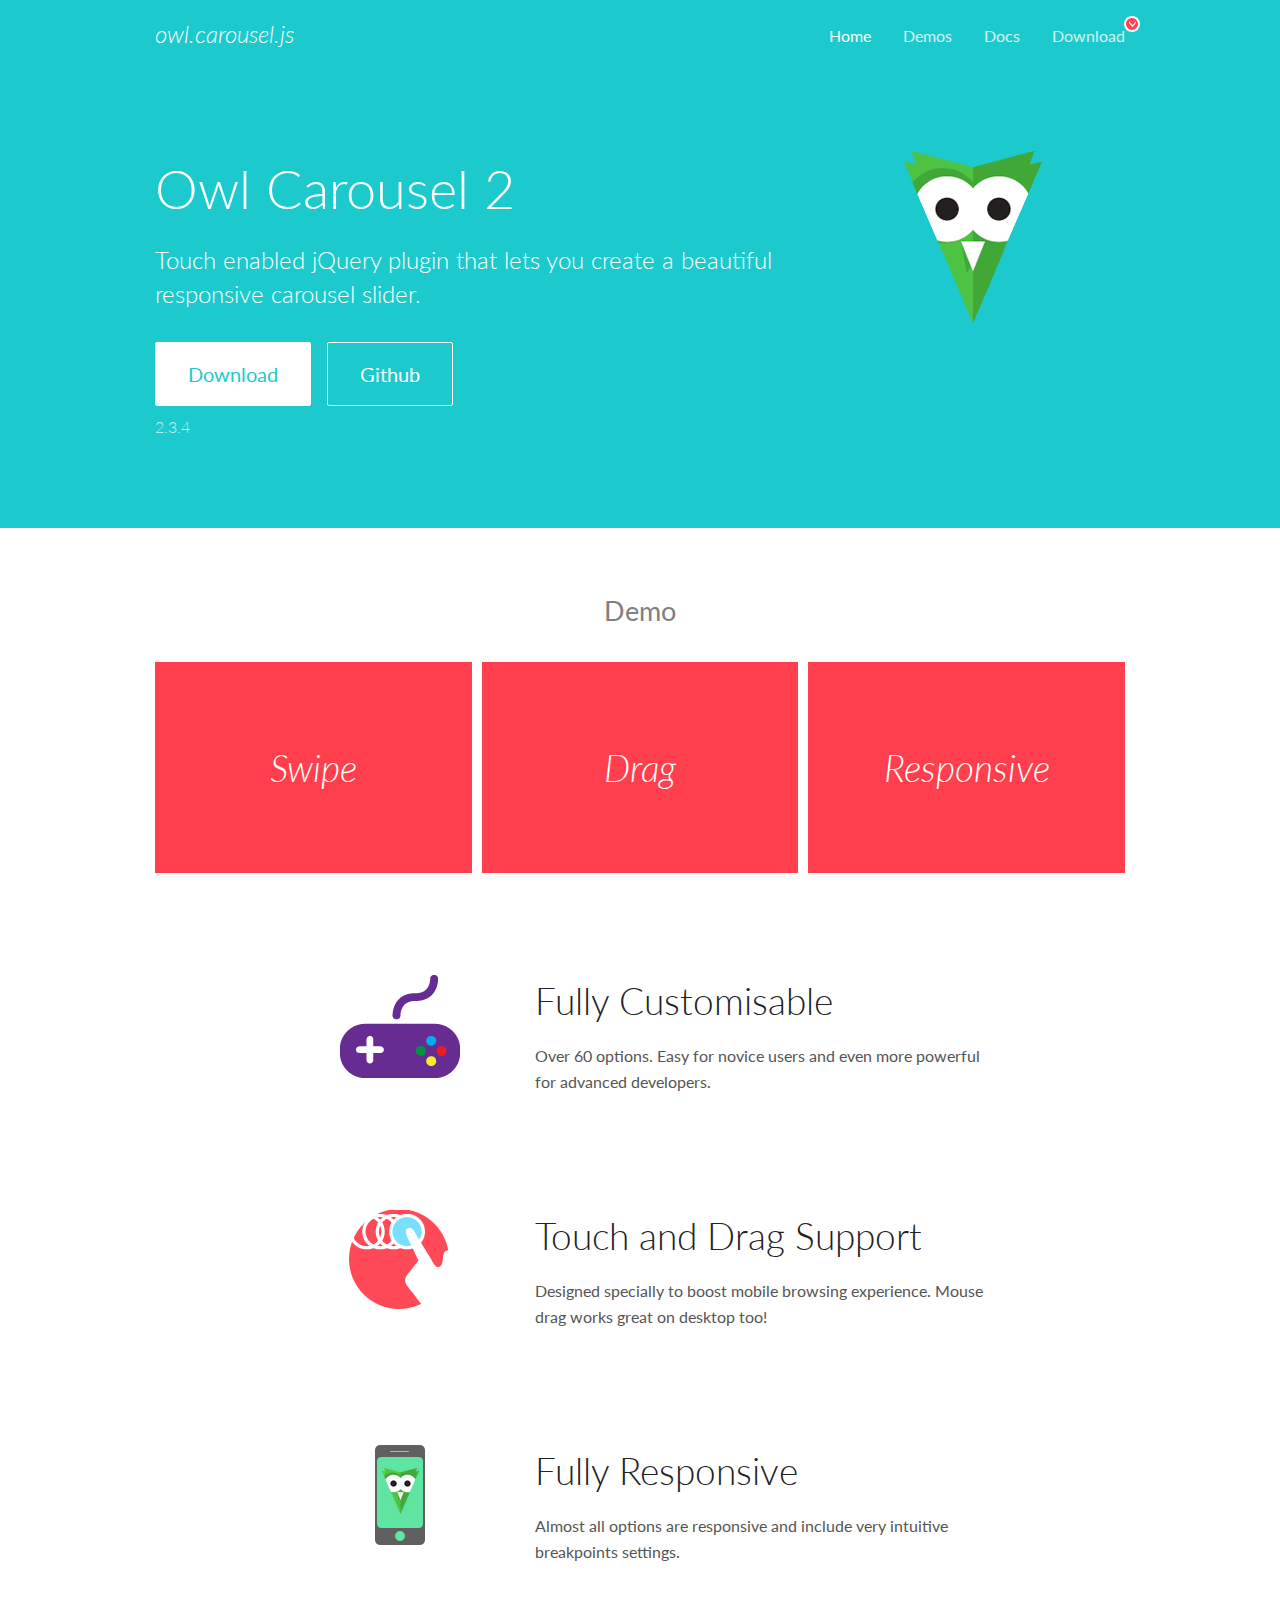
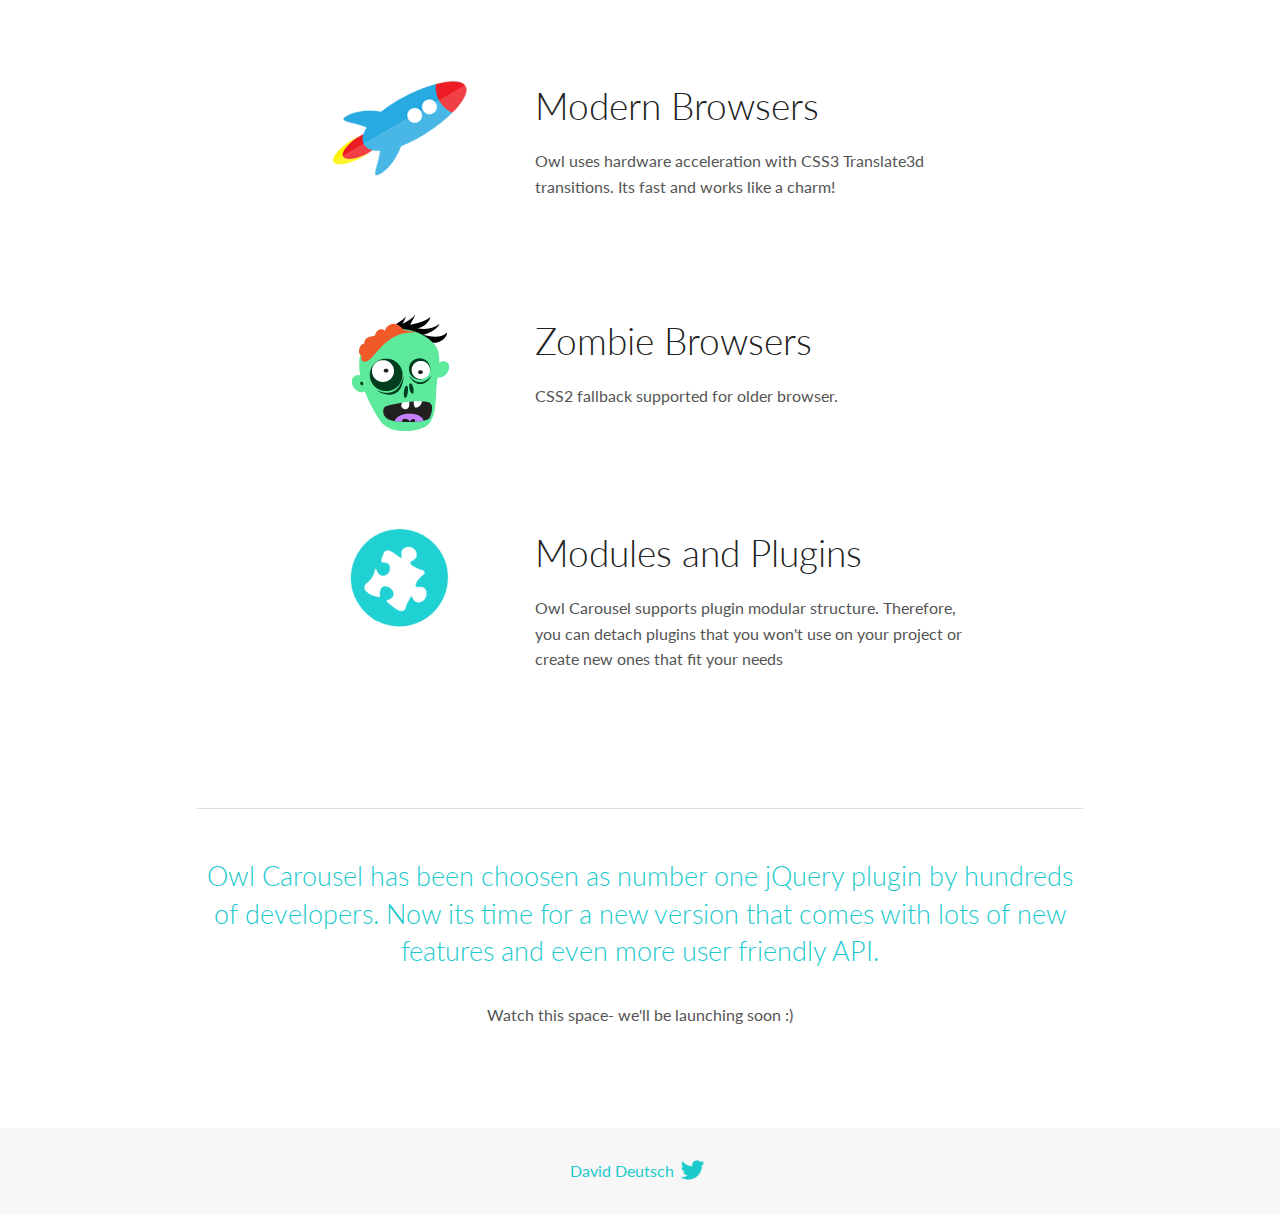
<file: owlcarousel/docs/index.html>
<!DOCTYPE html>
<html lang="en">
  <head>

    <!-- head -->
    <meta charset="utf-8">
    <meta name="msapplication-tap-highlight" content="no" />
    <meta name="viewport" content="width=device-width, initial-scale=1.0" />
    <meta name="description" content="Touch enabled jQuery plugin that lets you create beautiful responsive carousel slider.">
    <meta name="author" content="David Deutsch">
    <title>
      Home | Owl Carousel | 2.3.4
    </title>

    <!-- Stylesheets -->
    <link href='https://fonts.googleapis.com/css?family=Lato:300,400,700,400italic,300italic' rel='stylesheet' type='text/css'>
    <link rel="stylesheet" href="assets/css/docs.theme.min.css">

    <!-- Owl Stylesheets -->
    <link rel="stylesheet" href="assets/owlcarousel/assets/owl.carousel.min.css">
    <link rel="stylesheet" href="assets/owlcarousel/assets/owl.theme.default.min.css">

    <!-- HTML5 shim and Respond.js IE8 support of HTML5 elements and media queries -->

    <!--[if lt IE 9]>
      <script src="https://oss.maxcdn.com/libs/html5shiv/3.7.0/html5shiv.js"></script>
      <script src="https://oss.maxcdn.com/libs/respond.js/1.3.0/respond.min.js"></script>
    <![endif]-->

    <!-- Favicons -->
    <link rel="apple-touch-icon-precomposed" sizes="144x144" href="assets/ico/apple-touch-icon-144-precomposed.png">
    <link rel="shortcut icon" href="assets/ico/favicon.png">
    <link rel="shortcut icon" href="favicon.ico">

    <!-- Yeah i know js should not be in header. Its required for demos.-->

    <!-- javascript -->
    <script src="assets/vendors/jquery.min.js"></script>
    <script src="assets/owlcarousel/owl.carousel.js"></script>
  </head>
  <body>

    <!-- header -->
    <header class="header">
      <div class="row">
        <div class="large-12 columns">
          <div class="brand left">
            <h3>
              <a href="/OwlCarousel2/">owl.carousel.js</a> 
            </h3>
          </div>
          <a id="toggle-nav" class="right">
            <span></span> <span></span> <span></span> 
          </a> 
          <div class="nav-bar">
            <ul class="clearfix">
              <li class="active">
                <a href="/OwlCarousel2/index.html">Home</a> 
              </li>
              <li> <a href="/OwlCarousel2/demos/demos.html">Demos</a>  </li>
              <li> <a href="/OwlCarousel2/docs/started-welcome.html">Docs</a>  </li>
              <li>
                <a href="https://github.com/OwlCarousel2/OwlCarousel2/archive/2.3.4.zip">Download</a> 
                <span class="download"></span> 
              </li>
            </ul>
          </div>
        </div>
      </div>
    </header>

    <!-- home panel -->
    <section id="hero">
      <div class="row">
        <div class="large-8 medium-8 columns">
          <h1>Owl Carousel 2</h1>
          <h4>Touch enabled jQuery plugin that lets you create a beautiful responsive carousel slider.</h4>
          <a href="https://github.com/OwlCarousel2/OwlCarousel2/archive/2.3.4.zip" class="hero-button">Download</a> 
          <a href="https://github.com/OwlCarousel2/OwlCarousel2" class="hero-button outline">Github</a> 
          <p>2.3.4</p>
        </div>
        <div class="large-4 medium-4 columns">
          <img class="owl-logo" src="assets/img/owl-logo.png" alt="mr. Owl">
        </div>
      </div>
    </section>

    <!-- body -->
    <div class="home-demo">
      <div class="row">
        <div class="large-12 columns">
          <h3>Demo</h3>
          <div class="owl-carousel">
            <div class="item">
              <h2>Swipe</h2>
            </div>
            <div class="item">
              <h2>Drag</h2>
            </div>
            <div class="item">
              <h2>Responsive</h2>
            </div>
            <div class="item">
              <h2>CSS3</h2>
            </div>
            <div class="item">
              <h2>Fast</h2>
            </div>
            <div class="item">
              <h2>Easy</h2>
            </div>
            <div class="item">
              <h2>Free</h2>
            </div>
            <div class="item">
              <h2>Upgradable</h2>
            </div>
            <div class="item">
              <h2>Tons of options</h2>
            </div>
            <div class="item">
              <h2>Infinity</h2>
            </div>
            <div class="item">
              <h2>Auto Width</h2>
            </div>
          </div>
        </div>
      </div>
    </div>
    <script>
      var owl = $('.owl-carousel');
      owl.owlCarousel({
        margin: 10,
        loop: true,
        responsive: {
          0: {
            items: 1
          },
          600: {
            items: 2
          },
          1000: {
            items: 3
          }
        }
      })
    </script>

    <!-- features -->
    <div id="features">
      <div class="row">
        <div class="small-12 medium-9 small-centered columns">
          <section class="row feature">
            <div class="medium-4 small-12 columns">
              <img src="assets/img/feature-options.png" alt="">
            </div>
            <div class="medium-8 small-12 columns">
              <h2>Fully Customisable</h2>
              <p>Over 60 options. Easy for novice users and even more powerful for advanced developers.</p>
            </div>
          </section>
          <section class="row feature">
            <div class="medium-4 small-12 columns">
              <img src="assets/img/feature-drag.png" alt="">
            </div>
            <div class="medium-8 small-12 columns">
              <h2>Touch and Drag Support</h2>
              <p>Designed specially to boost mobile browsing experience. Mouse drag works great on desktop too!</p>
            </div>
          </section>
          <section class="row feature">
            <div class="medium-4 small-12 columns">
              <img src="assets/img/feature-responsive.png" alt="">
            </div>
            <div class="medium-8 small-12 columns">
              <h2>Fully Responsive</h2>
              <p>Almost all options are responsive and include very intuitive breakpoints settings.</p>
            </div>
          </section>
          <section class="row feature">
            <div class="medium-4 small-12 columns">
              <img src="assets/img/feature-modern.png" alt="">
            </div>
            <div class="medium-8 small-12 columns">
              <h2>Modern Browsers</h2>
              <p>Owl uses hardware acceleration with CSS3 Translate3d transitions. Its fast and works like a charm! </p>
            </div>
          </section>
          <section class="row feature">
            <div class="medium-4 small-12 columns">
              <img src="assets/img/feature-zombie.png" alt="">
            </div>
            <div class="medium-8 small-12 columns">
              <h2>Zombie Browsers</h2>
              <p>CSS2 fallback supported for older browser.</p>
            </div>
          </section>
          <section class="row feature">
            <div class="medium-4 small-12 columns">
              <img src="assets/img/feature-module.png" alt="">
            </div>
            <div class="medium-8 small-12 columns">
              <h2>Modules and Plugins</h2>
              <p>Owl Carousel supports plugin modular structure. Therefore, you can detach plugins that you won&#x27;t use on your project or create new ones that fit your needs</p>
            </div>
          </section>
        </div>
      </div>
    </div>

    <!-- footer -->
    <section id="teaser-text">
      <div class="row">
        <div class="small-12 medium-11 small-centered columns">
          <hr>
          <h3 id="owl-carousel-has-been-choosen-as-number-one-jquery-plugin-by-hundreds-of-developers-now-its-time-for-a-new-version-that-comes-with-lots-of-new-features-and-even-more-user-friendly-api-">Owl Carousel has been choosen as number one jQuery plugin by hundreds of developers. Now its time for a new version that comes with lots of new features and even more user friendly API.</h3>
          <p>Watch this space- we&#39;ll be launching soon :)</p>
        </div>
      </div>
    </section>

    <!-- footer -->
    <footer class="footer">
      <div class="row">
        <div class="large-12 columns">
          <h5>
            <a href="/OwlCarousel2/docs/support-contact.html">David Deutsch</a> 
            <a id="custom-tweet-button" href="https://twitter.com/share?url=https://github.com/OwlCarousel2/OwlCarousel2&text=Owl Carousel - This is so awesome! " target="_blank"></a> 
          </h5>
        </div>
      </div>
    </footer>

    <!-- vendors -->
    <script src="assets/vendors/highlight.js"></script>
    <script src="assets/js/app.js"></script>
  </body>
</html>
</file>
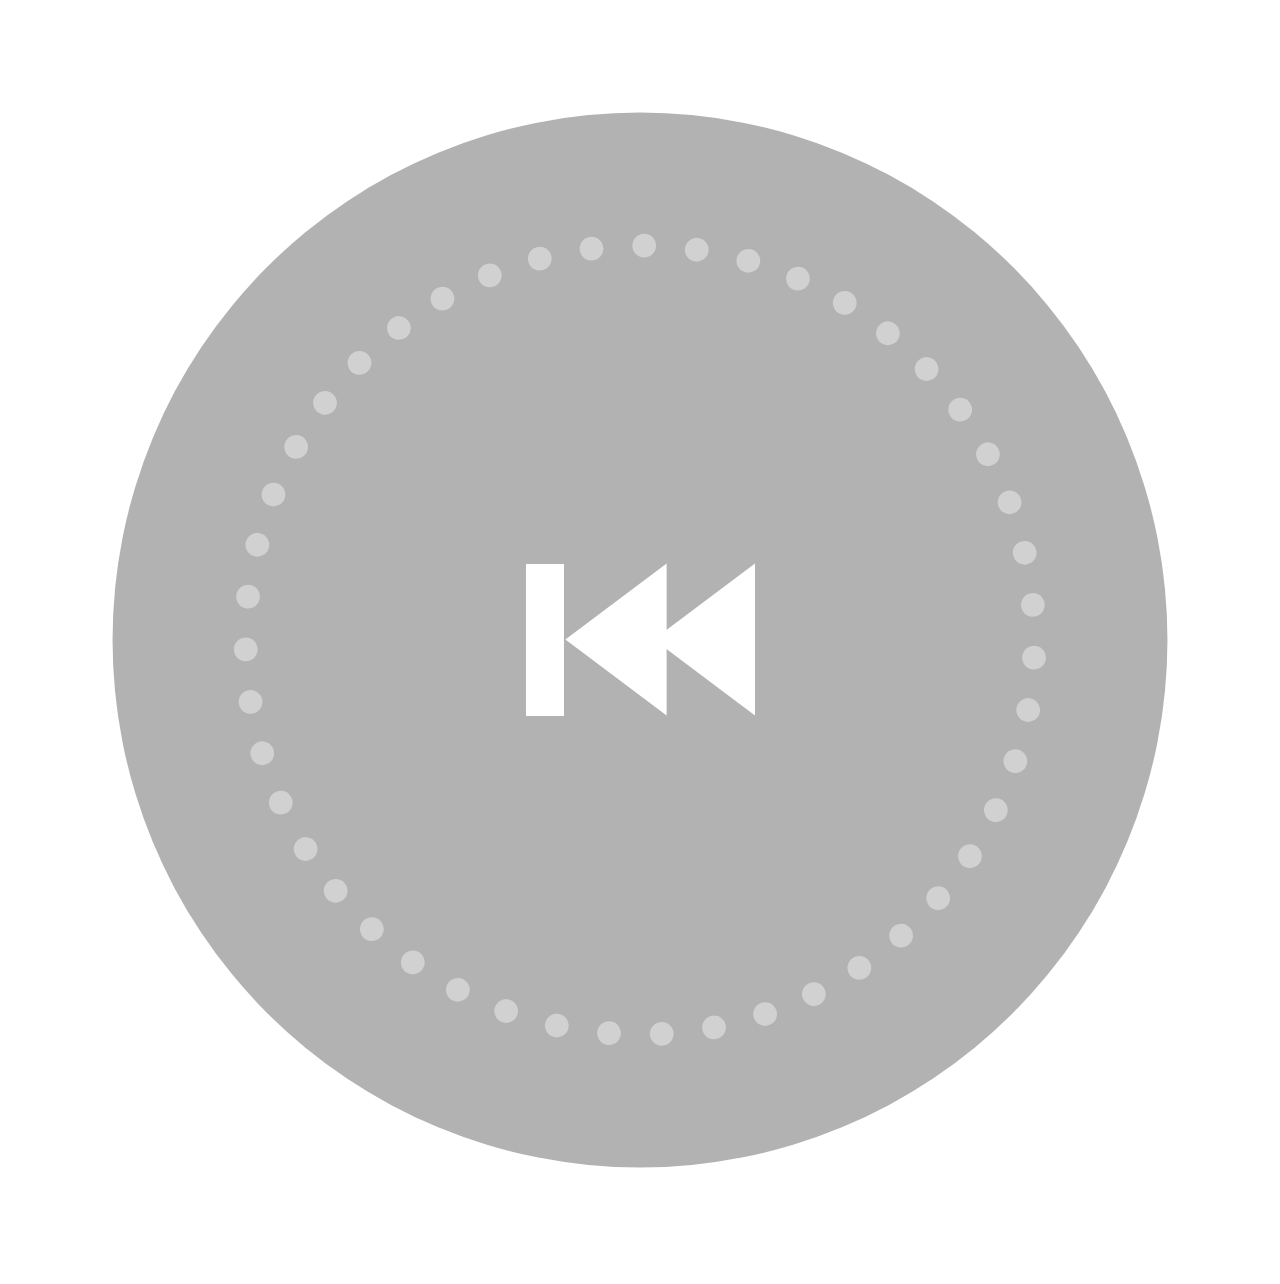
<file: test.html>
<!DOCTYPE html>
<html lang="en">
<head>
	<meta charset="UTF-8">
	<meta http-equiv="X-UA-Compatible" content="IE=edge">
	<meta name="viewport" content="width=device-width, initial-scale=1.0">
	<title>Document</title>
</head>
<body>
	
	<svg version="1.1" xmlns="http://www.w3.org/2000/svg" xmlns:xlink="http://www.w3.org/1999/xlink" x="0px" y="0px" viewBox="0 0 266 266" xml:space="preserve">
		<style type="text/css">
			 .dotted-stroke{fill:none;stroke:#FFFFFF;stroke-width:5;stroke-linecap:round;stroke-miterlimit:10;stroke-dasharray:0,11.0963;}
			 .st2{fill:#FFFFFF;}
		</style>

		<defs>
			 <clipPath class="prev-btn-mask" id="prev-btn-clip-path-468-6975-732">
					<!--circle cx="133" cy="133" r="83"/-->
					<path d="M133,50c-5.5,0-10.8,0.5-16,1.6v162.9c5.2,1,10.5,1.6,16,1.6c45.8,0,83-37.2,83-83S178.8,50,133,50z" fill="#ffffff"></path>
			 </clipPath>
		</defs>

		<circle class="js-bg" opacity="0.3" cx="133" cy="133" r="111" style="opacity: 0.3;"></circle>
		<g class="prev-btn-arrows-ctn" style="clip-path: url(&quot;#prev-btn-clip-path-468-6975-732&quot;);">
			 <g class="js-arrows">
					<path class="arrow-2" fill="#FFFFFF" d="M157.2,138.2v10.7l-21.3-16l21.3-16v10.7" transform="matrix(1,0,0,1,0,0)"></path>
					<path class="arrow-1" fill="#FFFFFF" d="M138.6,138.2v10.7l-21.3-16l21.3-16v10.7" transform="matrix(1,0,0,1,0,0)"></path>
			 </g><g class="js-arrows" transform="matrix(1,0,0,1,130,0)">
					<path class="arrow-2" fill="#FFFFFF" d="M157.2,138.2v10.7l-21.3-16l21.3-16v10.7" transform="matrix(1,0,0,1,0,0)"></path>
					<path class="arrow-1" fill="#FFFFFF" d="M138.6,138.2v10.7l-21.3-16l21.3-16v10.7" transform="matrix(1,0,0,1,0,0)"></path>
			 </g>
		</g>
		<rect class="js-bar st2" x="109" y="117" width="8" height="32"></rect>
		<g class="js-dotted_stroke" opacity="0.4" transform="matrix(-0.848,0.5299,-0.5299,-0.848,316.2697,175.3111)" style="opacity: 0.4;">
			 <circle class="dotted-stroke" cx="133" cy="133" r="83"></circle>
		</g>
 <desc>Created with Snap</desc></svg>
</body>
</html>
</file>
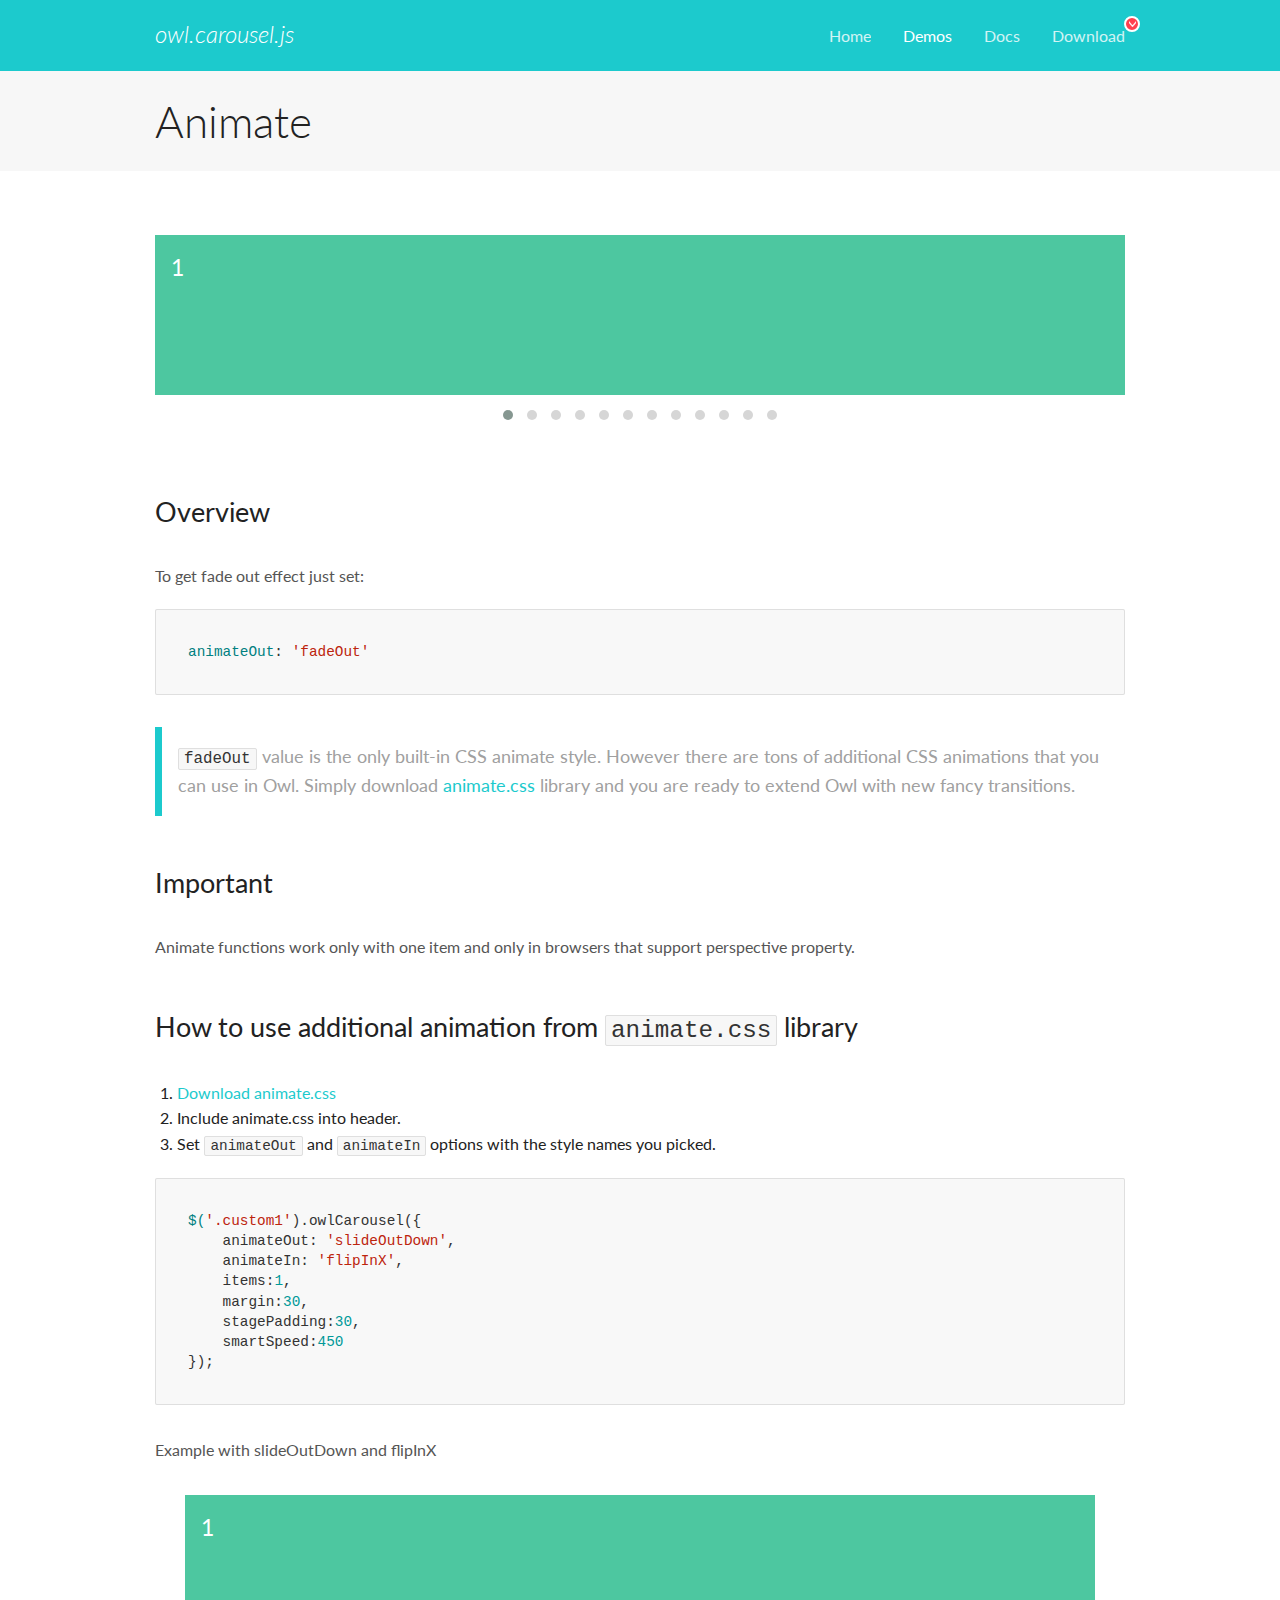
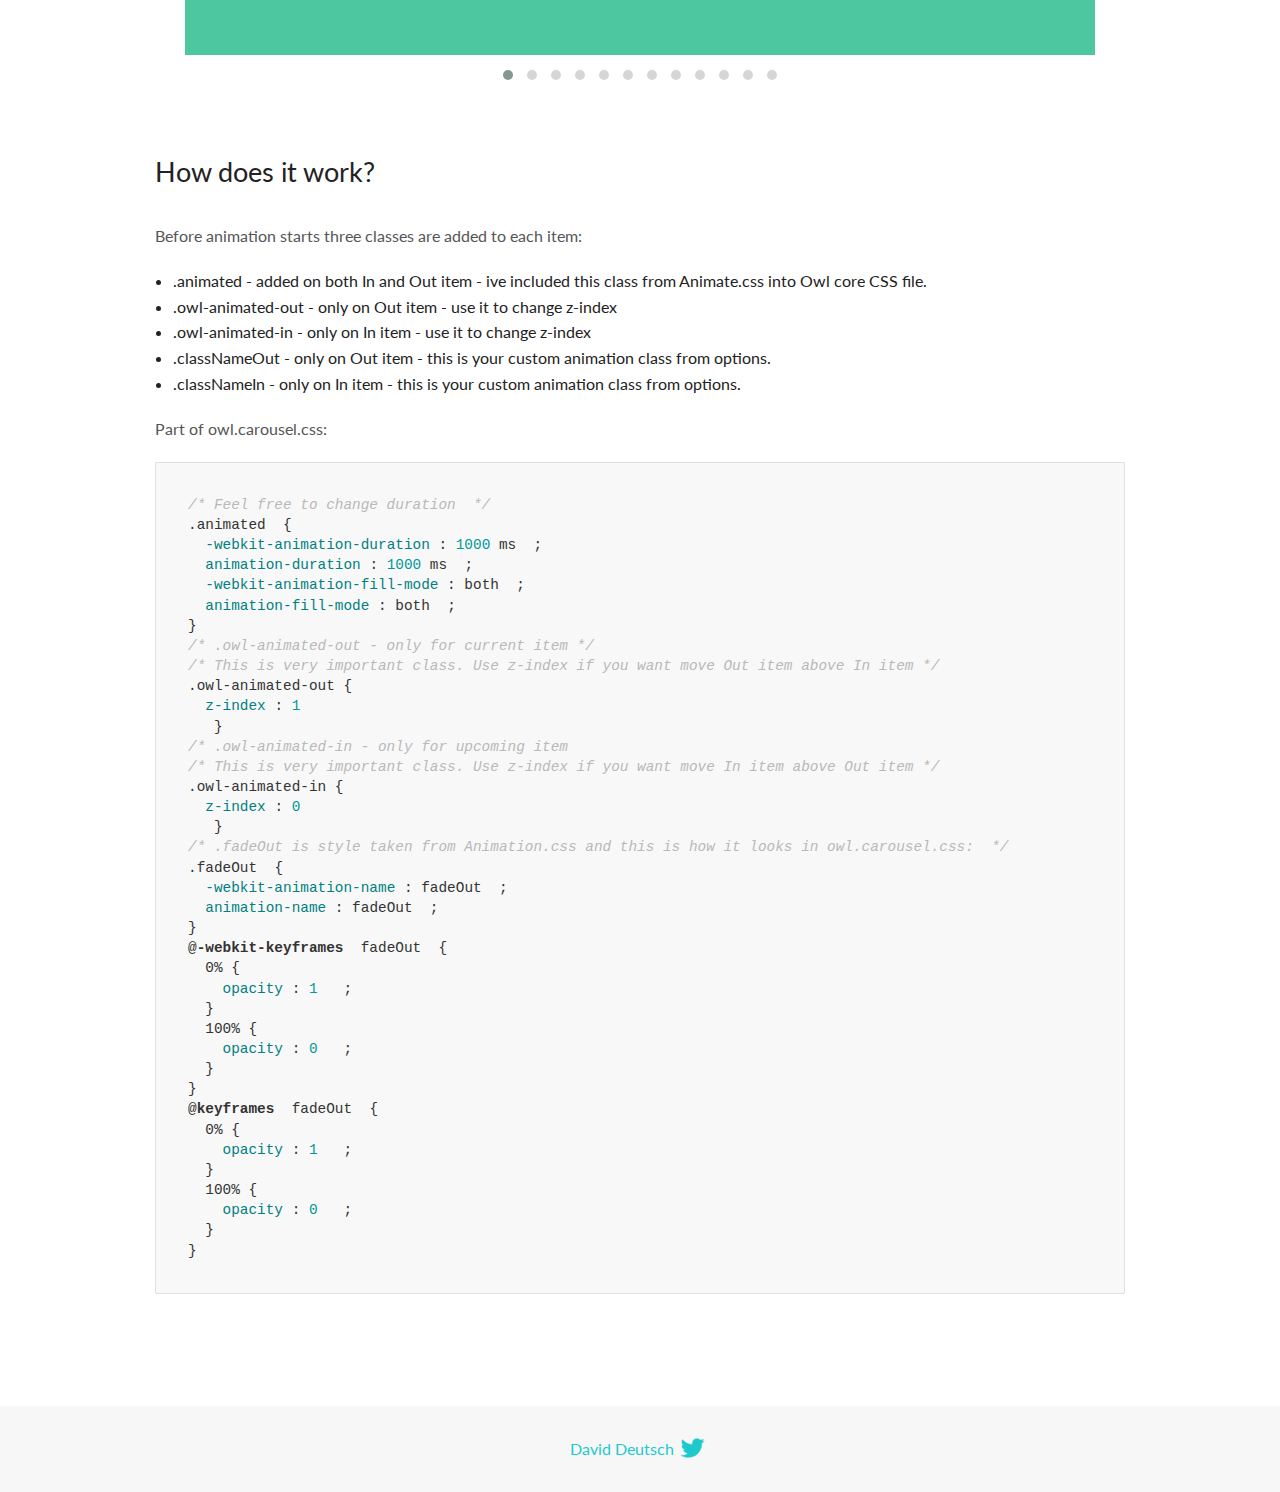
<file: owlcarousel/docs/demos/animate.html>
<!DOCTYPE html>
<html lang="en">
  <head>

    <!-- head -->
    <meta charset="utf-8">
    <meta name="msapplication-tap-highlight" content="no" />
    <meta name="viewport" content="width=device-width, initial-scale=1.0" />
    <meta name="description" content="Animate carousel">
    <meta name="author" content="David Deutsch">
    <title>
      Animate Demo | Owl Carousel | 2.3.4
    </title>

    <!-- Stylesheets -->
    <link href='https://fonts.googleapis.com/css?family=Lato:300,400,700,400italic,300italic' rel='stylesheet' type='text/css'>
    <link rel="stylesheet" href="../assets/css/docs.theme.min.css">

    <!-- Owl Stylesheets -->
    <link rel="stylesheet" href="../assets/owlcarousel/assets/owl.carousel.min.css">
    <link rel="stylesheet" href="../assets/owlcarousel/assets/owl.theme.default.min.css">

    <!-- HTML5 shim and Respond.js IE8 support of HTML5 elements and media queries -->

    <!--[if lt IE 9]>
      <script src="https://oss.maxcdn.com/libs/html5shiv/3.7.0/html5shiv.js"></script>
      <script src="https://oss.maxcdn.com/libs/respond.js/1.3.0/respond.min.js"></script>
    <![endif]-->

    <!-- Favicons -->
    <link rel="apple-touch-icon-precomposed" sizes="144x144" href="../assets/ico/apple-touch-icon-144-precomposed.png">
    <link rel="shortcut icon" href="../assets/ico/favicon.png">
    <link rel="shortcut icon" href="favicon.ico">

    <!-- Yeah i know js should not be in header. Its required for demos.-->

    <!-- javascript -->
    <script src="../assets/vendors/jquery.min.js"></script>
    <script src="../assets/owlcarousel/owl.carousel.js"></script>
  </head>
  <body>

    <!-- header -->
    <header class="header">
      <div class="row">
        <div class="large-12 columns">
          <div class="brand left">
            <h3>
              <a href="/OwlCarousel2/">owl.carousel.js</a> 
            </h3>
          </div>
          <a id="toggle-nav" class="right">
            <span></span> <span></span> <span></span> 
          </a> 
          <div class="nav-bar">
            <ul class="clearfix">
              <li> <a href="/OwlCarousel2/index.html">Home</a>  </li>
              <li class="active">
                <a href="/OwlCarousel2/demos/demos.html">Demos</a> 
              </li>
              <li> <a href="/OwlCarousel2/docs/started-welcome.html">Docs</a>  </li>
              <li>
                <a href="https://github.com/OwlCarousel2/OwlCarousel2/archive/2.3.4.zip">Download</a> 
                <span class="download"></span> 
              </li>
            </ul>
          </div>
        </div>
      </div>
    </header>

    <!-- title -->
    <section class="title">
      <div class="row">
        <div class="large-12 columns">
          <h1>Animate</h1>
        </div>
      </div>
    </section>

    <!--  Demos -->
    <section id="demos">
      <div class="row">
        <div class="large-12 columns">
          <div class="fadeOut owl-carousel owl-theme">
            <div class="item">
              <h4>1</h4>
            </div>
            <div class="item">
              <h4>2</h4>
            </div>
            <div class="item">
              <h4>3</h4>
            </div>
            <div class="item">
              <h4>4</h4>
            </div>
            <div class="item">
              <h4>5</h4>
            </div>
            <div class="item">
              <h4>6</h4>
            </div>
            <div class="item">
              <h4>7</h4>
            </div>
            <div class="item">
              <h4>8</h4>
            </div>
            <div class="item">
              <h4>9</h4>
            </div>
            <div class="item">
              <h4>10</h4>
            </div>
            <div class="item">
              <h4>11</h4>
            </div>
            <div class="item">
              <h4>12</h4>
            </div>
          </div>
          <h3 id="overview">Overview</h3>
          <p>To get fade out effect just set:</p>
          <pre><code>animateOut: &#39;fadeOut&#39;</code></pre>
          <blockquote>
            <p><code>fadeOut</code> value is the only built-in CSS animate style. However there are tons of additional CSS animations that you can use in Owl. Simply download
              <a href="https://daneden.github.io/animate.css/">animate.css</a>  library and you are ready to extend Owl with new fancy transitions.</p>
          </blockquote>
          <h3 id="important">Important</h3>
          <p>Animate functions work only with one item and only in browsers that support perspective property.</p>
          <h3 id="how-to-use-additional-animation-from-animate-css-library">How to use additional animation from <code>animate.css</code> library</h3>
          <ol>
            <li> <a href="https://daneden.github.io/animate.css/">Download animate.css</a>  </li>
            <li>Include animate.css into header.</li>
            <li>Set <code>animateOut</code> and <code>animateIn</code> options with the style names you picked.</li>
          </ol>
          <pre><code>$(&#39;.custom1&#39;).owlCarousel({
    animateOut: &#39;slideOutDown&#39;,
    animateIn: &#39;flipInX&#39;,
    items:1,
    margin:30,
    stagePadding:30,
    smartSpeed:450
});</code></pre>
          <p>Example with slideOutDown and flipInX</p>
          <div class="custom1 owl-carousel owl-theme">
            <div class="item">
              <h4>1</h4>
            </div>
            <div class="item">
              <h4>2</h4>
            </div>
            <div class="item">
              <h4>3</h4>
            </div>
            <div class="item">
              <h4>4</h4>
            </div>
            <div class="item">
              <h4>5</h4>
            </div>
            <div class="item">
              <h4>6</h4>
            </div>
            <div class="item">
              <h4>7</h4>
            </div>
            <div class="item">
              <h4>8</h4>
            </div>
            <div class="item">
              <h4>9</h4>
            </div>
            <div class="item">
              <h4>10</h4>
            </div>
            <div class="item">
              <h4>11</h4>
            </div>
            <div class="item">
              <h4>12</h4>
            </div>
          </div>
          <h3 id="how-does-it-work-">How does it work?</h3>
          <p>Before animation starts three classes are added to each item:</p>
          <ul>
            <li>.animated - added on both In and Out item - ive included this class from Animate.css into Owl core CSS file.</li>
            <li>.owl-animated-out - only on Out item - use it to change z-index</li>
            <li>.owl-animated-in - only on In item - use it to change z-index</li>
            <li>.classNameOut - only on Out item - this is your custom animation class from options.</li>
            <li>.classNameIn - only on In item - this is your custom animation class from options.</li>
          </ul>
          <p>Part of owl.carousel.css:</p>
          <pre><code class="language-css"><span class="comment">/* Feel free to change duration  */</span> 
<span class="class">.animated</span>  <span class="rules">{
  <span class="rule"><span class="attribute">-webkit-animation-duration</span> :<span class="value"> <span class="number">1000</span> ms</span> </span> ;
  <span class="rule"><span class="attribute">animation-duration</span> :<span class="value"> <span class="number">1000</span> ms</span> </span> ;
  <span class="rule"><span class="attribute">-webkit-animation-fill-mode</span> :<span class="value"> both</span> </span> ;
  <span class="rule"><span class="attribute">animation-fill-mode</span> :<span class="value"> both</span> </span> ;
<span class="rule">}</span> </span> 
<span class="comment">/* .owl-animated-out - only for current item */</span> 
<span class="comment">/* This is very important class. Use z-index if you want move Out item above In item */</span> 
<span class="class">.owl-animated-out</span> <span class="rules">{
  <span class="rule"><span class="attribute">z-index</span> :<span class="value"> <span class="number">1</span> 
</span> </span> </span> }
<span class="comment">/* .owl-animated-in - only for upcoming item
/* This is very important class. Use z-index if you want move In item above Out item */</span> 
<span class="class">.owl-animated-in</span> <span class="rules">{
  <span class="rule"><span class="attribute">z-index</span> :<span class="value"> <span class="number">0</span> 
</span> </span> </span> }
<span class="comment">/* .fadeOut is style taken from Animation.css and this is how it looks in owl.carousel.css:  */</span> 
<span class="class">.fadeOut</span>  <span class="rules">{
  <span class="rule"><span class="attribute">-webkit-animation-name</span> :<span class="value"> fadeOut</span> </span> ;
  <span class="rule"><span class="attribute">animation-name</span> :<span class="value"> fadeOut</span> </span> ;
<span class="rule">}</span> </span> 
<span class="at_rule">@<span class="keyword">-webkit-keyframes</span>  fadeOut </span> {
  0% <span class="rules">{
    <span class="rule"><span class="attribute">opacity</span> :<span class="value"> <span class="number">1</span> </span> </span> ;
  <span class="rule">}</span> </span> 
  100% <span class="rules">{
    <span class="rule"><span class="attribute">opacity</span> :<span class="value"> <span class="number">0</span> </span> </span> ;
  <span class="rule">}</span> </span> 
}
<span class="at_rule">@<span class="keyword">keyframes</span>  fadeOut </span> {
  0% <span class="rules">{
    <span class="rule"><span class="attribute">opacity</span> :<span class="value"> <span class="number">1</span> </span> </span> ;
  <span class="rule">}</span> </span> 
  100% <span class="rules">{
    <span class="rule"><span class="attribute">opacity</span> :<span class="value"> <span class="number">0</span> </span> </span> ;
  <span class="rule">}</span> </span> 
}</code></pre>
          <link rel="stylesheet" href="../assets/css/animate.css">
          <script>
            jQuery(document).ready(function($) {
              $('.fadeOut').owlCarousel({
                items: 1,
                animateOut: 'fadeOut',
                loop: true,
                margin: 10,
              });
              $('.custom1').owlCarousel({
                animateOut: 'slideOutDown',
                animateIn: 'flipInX',
                items: 1,
                margin: 30,
                stagePadding: 30,
                smartSpeed: 450
              });
            });
          </script>
        </div>
      </div>
    </section>

    <!-- footer -->
    <footer class="footer">
      <div class="row">
        <div class="large-12 columns">
          <h5>
            <a href="/OwlCarousel2/docs/support-contact.html">David Deutsch</a> 
            <a id="custom-tweet-button" href="https://twitter.com/share?url=https://github.com/OwlCarousel2/OwlCarousel2&text=Owl Carousel - This is so awesome! " target="_blank"></a> 
          </h5>
        </div>
      </div>
    </footer>

    <!-- vendors -->
    <script src="../assets/vendors/highlight.js"></script>
    <script src="../assets/js/app.js"></script>
  </body>
</html>
</file>
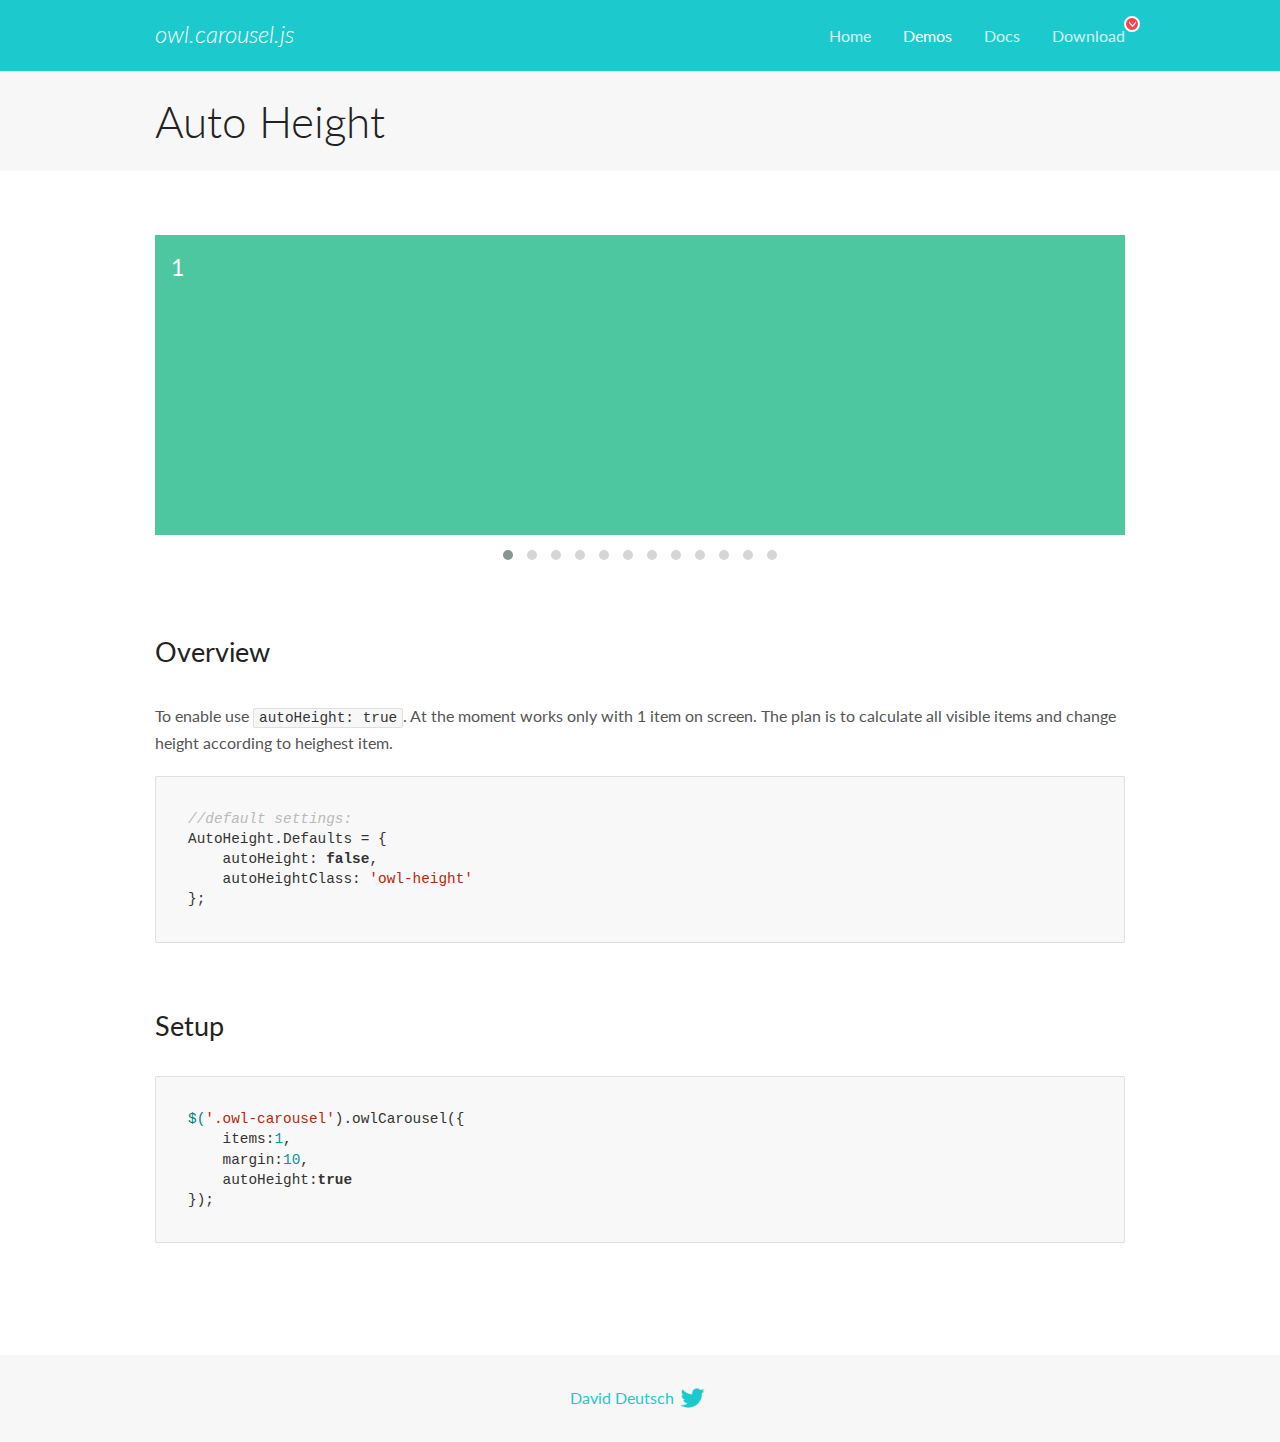
<file: owlcarousel/docs/demos/autoheight.html>
<!DOCTYPE html>
<html lang="en">
  <head>

    <!-- head -->
    <meta charset="utf-8">
    <meta name="msapplication-tap-highlight" content="no" />
    <meta name="viewport" content="width=device-width, initial-scale=1.0" />
    <meta name="description" content="autoHeight usage demo">
    <meta name="author" content="David Deutsch">
    <title>
      Auto Height Demo | Owl Carousel | 2.3.4
    </title>

    <!-- Stylesheets -->
    <link href='https://fonts.googleapis.com/css?family=Lato:300,400,700,400italic,300italic' rel='stylesheet' type='text/css'>
    <link rel="stylesheet" href="../assets/css/docs.theme.min.css">

    <!-- Owl Stylesheets -->
    <link rel="stylesheet" href="../assets/owlcarousel/assets/owl.carousel.min.css">
    <link rel="stylesheet" href="../assets/owlcarousel/assets/owl.theme.default.min.css">

    <!-- HTML5 shim and Respond.js IE8 support of HTML5 elements and media queries -->

    <!--[if lt IE 9]>
      <script src="https://oss.maxcdn.com/libs/html5shiv/3.7.0/html5shiv.js"></script>
      <script src="https://oss.maxcdn.com/libs/respond.js/1.3.0/respond.min.js"></script>
    <![endif]-->

    <!-- Favicons -->
    <link rel="apple-touch-icon-precomposed" sizes="144x144" href="../assets/ico/apple-touch-icon-144-precomposed.png">
    <link rel="shortcut icon" href="../assets/ico/favicon.png">
    <link rel="shortcut icon" href="favicon.ico">

    <!-- Yeah i know js should not be in header. Its required for demos.-->

    <!-- javascript -->
    <script src="../assets/vendors/jquery.min.js"></script>
    <script src="../assets/owlcarousel/owl.carousel.js"></script>
  </head>
  <body>

    <!-- header -->
    <header class="header">
      <div class="row">
        <div class="large-12 columns">
          <div class="brand left">
            <h3>
              <a href="/OwlCarousel2/">owl.carousel.js</a> 
            </h3>
          </div>
          <a id="toggle-nav" class="right">
            <span></span> <span></span> <span></span> 
          </a> 
          <div class="nav-bar">
            <ul class="clearfix">
              <li> <a href="/OwlCarousel2/index.html">Home</a>  </li>
              <li class="active">
                <a href="/OwlCarousel2/demos/demos.html">Demos</a> 
              </li>
              <li> <a href="/OwlCarousel2/docs/started-welcome.html">Docs</a>  </li>
              <li>
                <a href="https://github.com/OwlCarousel2/OwlCarousel2/archive/2.3.4.zip">Download</a> 
                <span class="download"></span> 
              </li>
            </ul>
          </div>
        </div>
      </div>
    </header>

    <!-- title -->
    <section class="title">
      <div class="row">
        <div class="large-12 columns">
          <h1>Auto Height</h1>
        </div>
      </div>
    </section>

    <!--  Demos -->
    <section id="demos">
      <div class="row">
        <div class="large-12 columns">
          <div class="owl-carousel owl-theme">
            <div class="item" style="height:300px">
              <h4>1</h4>
            </div>
            <div class="item" style="height:100px">
              <h4>2</h4>
            </div>
            <div class="item" style="height:500px">
              <h4>3</h4>
            </div>
            <div class="item" style="height:250px">
              <h4>4</h4>
            </div>
            <div class="item" style="height:400px">
              <h4>5</h4>
            </div>
            <div class="item" style="height:500px">
              <h4>6</h4>
            </div>
            <div class="item" style="height:600px">
              <h4>7</h4>
            </div>
            <div class="item" style="height:400px">
              <h4>8</h4>
            </div>
            <div class="item" style="height:300px">
              <h4>9</h4>
            </div>
            <div class="item" style="height:350px">
              <h4>10</h4>
            </div>
            <div class="item" style="height:200px">
              <h4>11</h4>
            </div>
            <div class="item" style="height:150px">
              <h4>12</h4>
            </div>
          </div>
          <h3 id="overview">Overview</h3>
          <p>To enable use <code>autoHeight: true</code>. At the moment works only with 1 item on screen. The plan is to calculate all visible items and change height according to heighest item.</p>
          <pre><code>//default settings:
AutoHeight.Defaults = {
    autoHeight: false,
    autoHeightClass: &#39;owl-height&#39;
};</code></pre>
          <h3 id="setup">Setup</h3>
          <pre><code>$(&#39;.owl-carousel&#39;).owlCarousel({
    items:1,
    margin:10,
    autoHeight:true
});</code></pre>
          <script>
            $(document).ready(function() {
              $('.owl-carousel').owlCarousel({
                items: 1,
                margin: 10,
                autoHeight: true
              });
            })
          </script>
        </div>
      </div>
    </section>

    <!-- footer -->
    <footer class="footer">
      <div class="row">
        <div class="large-12 columns">
          <h5>
            <a href="/OwlCarousel2/docs/support-contact.html">David Deutsch</a> 
            <a id="custom-tweet-button" href="https://twitter.com/share?url=https://github.com/OwlCarousel2/OwlCarousel2&text=Owl Carousel - This is so awesome! " target="_blank"></a> 
          </h5>
        </div>
      </div>
    </footer>

    <!-- vendors -->
    <script src="../assets/vendors/highlight.js"></script>
    <script src="../assets/js/app.js"></script>
  </body>
</html>
</file>
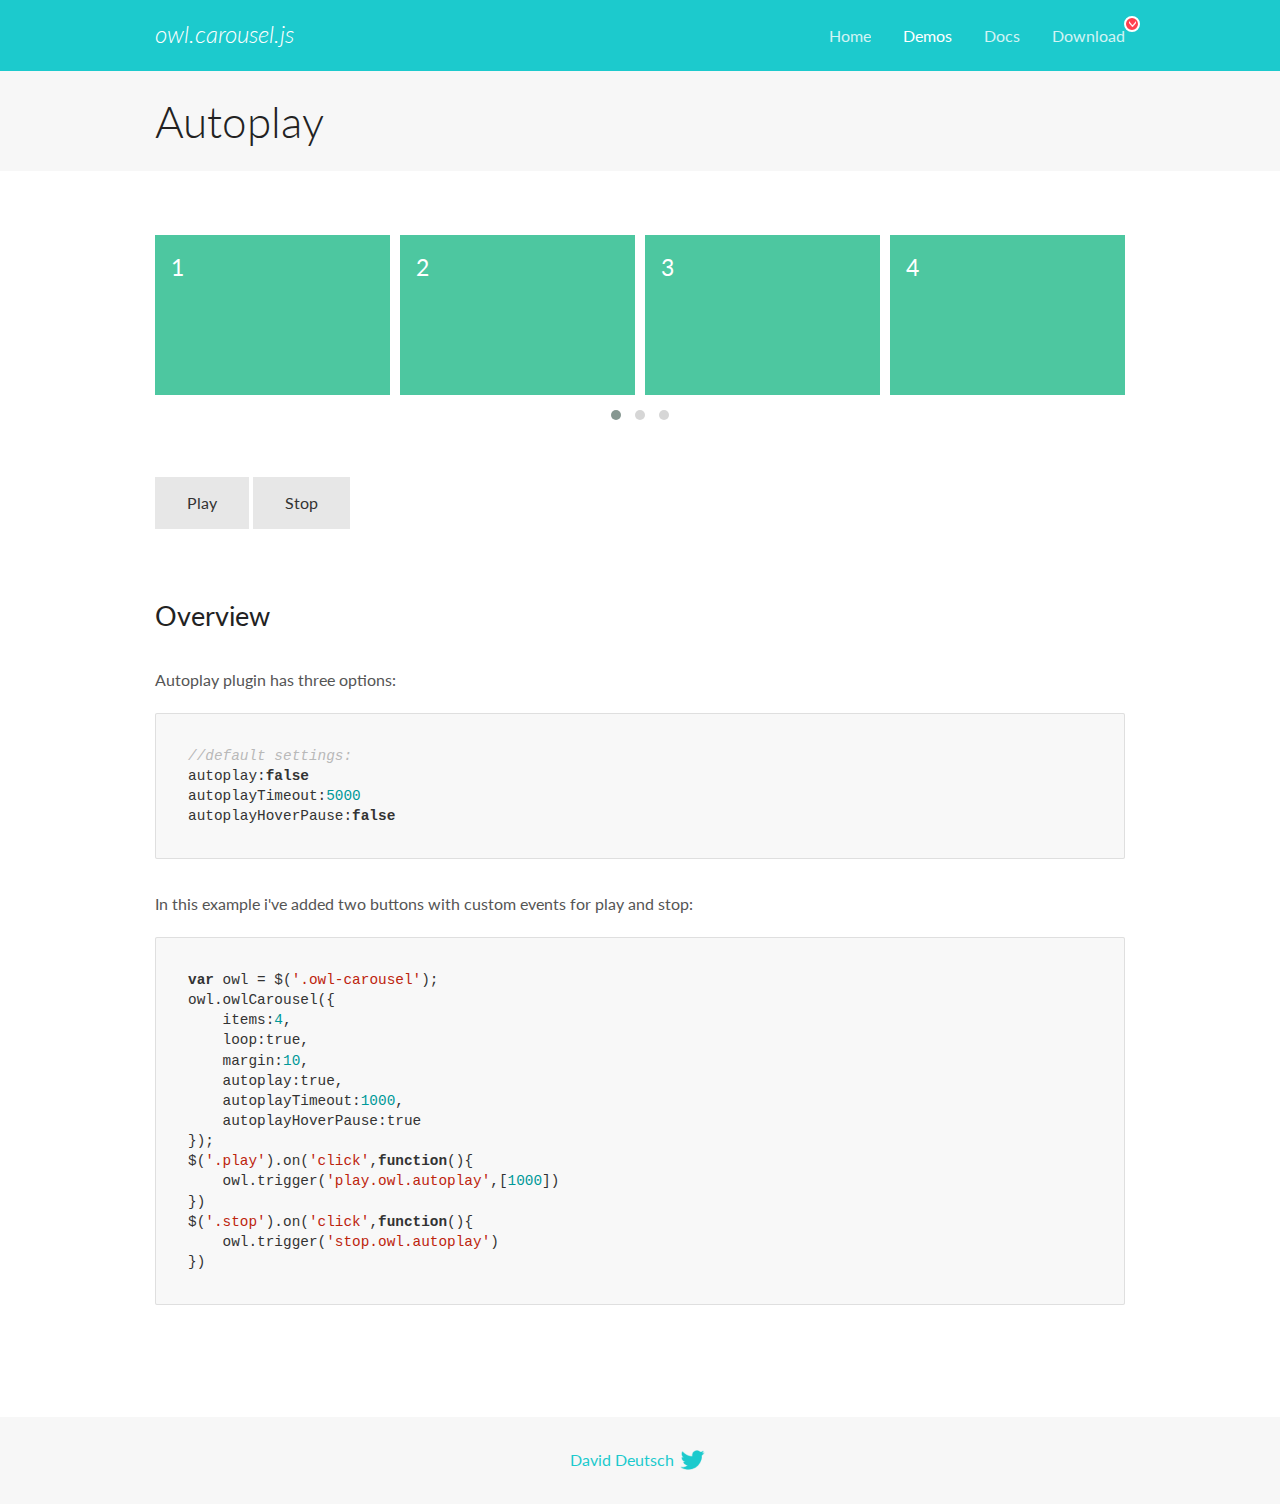
<file: owlcarousel/docs/demos/autoplay.html>
<!DOCTYPE html>
<html lang="en">
  <head>

    <!-- head -->
    <meta charset="utf-8">
    <meta name="msapplication-tap-highlight" content="no" />
    <meta name="viewport" content="width=device-width, initial-scale=1.0" />
    <meta name="description" content="Autoplay usage demo">
    <meta name="author" content="David Deutsch">
    <title>
      Autoplay Demo | Owl Carousel | 2.3.4
    </title>

    <!-- Stylesheets -->
    <link href='https://fonts.googleapis.com/css?family=Lato:300,400,700,400italic,300italic' rel='stylesheet' type='text/css'>
    <link rel="stylesheet" href="../assets/css/docs.theme.min.css">

    <!-- Owl Stylesheets -->
    <link rel="stylesheet" href="../assets/owlcarousel/assets/owl.carousel.min.css">
    <link rel="stylesheet" href="../assets/owlcarousel/assets/owl.theme.default.min.css">

    <!-- HTML5 shim and Respond.js IE8 support of HTML5 elements and media queries -->

    <!--[if lt IE 9]>
      <script src="https://oss.maxcdn.com/libs/html5shiv/3.7.0/html5shiv.js"></script>
      <script src="https://oss.maxcdn.com/libs/respond.js/1.3.0/respond.min.js"></script>
    <![endif]-->

    <!-- Favicons -->
    <link rel="apple-touch-icon-precomposed" sizes="144x144" href="../assets/ico/apple-touch-icon-144-precomposed.png">
    <link rel="shortcut icon" href="../assets/ico/favicon.png">
    <link rel="shortcut icon" href="favicon.ico">

    <!-- Yeah i know js should not be in header. Its required for demos.-->

    <!-- javascript -->
    <script src="../assets/vendors/jquery.min.js"></script>
    <script src="../assets/owlcarousel/owl.carousel.js"></script>
  </head>
  <body>

    <!-- header -->
    <header class="header">
      <div class="row">
        <div class="large-12 columns">
          <div class="brand left">
            <h3>
              <a href="/OwlCarousel2/">owl.carousel.js</a> 
            </h3>
          </div>
          <a id="toggle-nav" class="right">
            <span></span> <span></span> <span></span> 
          </a> 
          <div class="nav-bar">
            <ul class="clearfix">
              <li> <a href="/OwlCarousel2/index.html">Home</a>  </li>
              <li class="active">
                <a href="/OwlCarousel2/demos/demos.html">Demos</a> 
              </li>
              <li> <a href="/OwlCarousel2/docs/started-welcome.html">Docs</a>  </li>
              <li>
                <a href="https://github.com/OwlCarousel2/OwlCarousel2/archive/2.3.4.zip">Download</a> 
                <span class="download"></span> 
              </li>
            </ul>
          </div>
        </div>
      </div>
    </header>

    <!-- title -->
    <section class="title">
      <div class="row">
        <div class="large-12 columns">
          <h1>Autoplay</h1>
        </div>
      </div>
    </section>

    <!--  Demos -->
    <section id="demos">
      <div class="row">
        <div class="large-12 columns">
          <div class="owl-carousel owl-theme">
            <div class="item">
              <h4>1</h4>
            </div>
            <div class="item">
              <h4>2</h4>
            </div>
            <div class="item">
              <h4>3</h4>
            </div>
            <div class="item">
              <h4>4</h4>
            </div>
            <div class="item">
              <h4>5</h4>
            </div>
            <div class="item">
              <h4>6</h4>
            </div>
            <div class="item">
              <h4>7</h4>
            </div>
            <div class="item">
              <h4>8</h4>
            </div>
            <div class="item">
              <h4>9</h4>
            </div>
            <div class="item">
              <h4>10</h4>
            </div>
            <div class="item">
              <h4>11</h4>
            </div>
            <div class="item">
              <h4>12</h4>
            </div>
          </div>
          <a class="button secondary play">Play</a> 
          <a class="button secondary stop">Stop</a> 
          <h3 id="overview">Overview</h3>
          <p>Autoplay plugin has three options:</p>
          <pre><code>//default settings:
autoplay:false
autoplayTimeout:5000
autoplayHoverPause:false</code></pre>
          <p>In this example i&#39;ve added two buttons with custom events for play and stop:</p>
          <pre><code>var owl = $(&#39;.owl-carousel&#39;);
owl.owlCarousel({
    items:4,
    loop:true,
    margin:10,
    autoplay:true,
    autoplayTimeout:1000,
    autoplayHoverPause:true
});
$(&#39;.play&#39;).on(&#39;click&#39;,function(){
    owl.trigger(&#39;play.owl.autoplay&#39;,[1000])
})
$(&#39;.stop&#39;).on(&#39;click&#39;,function(){
    owl.trigger(&#39;stop.owl.autoplay&#39;)
})</code></pre>
          <script>
            $(document).ready(function() {
              var owl = $('.owl-carousel');
              owl.owlCarousel({
                items: 4,
                loop: true,
                margin: 10,
                autoplay: true,
                autoplayTimeout: 1000,
                autoplayHoverPause: true
              });
              $('.play').on('click', function() {
                owl.trigger('play.owl.autoplay', [1000])
              })
              $('.stop').on('click', function() {
                owl.trigger('stop.owl.autoplay')
              })
            })
          </script>
        </div>
      </div>
    </section>

    <!-- footer -->
    <footer class="footer">
      <div class="row">
        <div class="large-12 columns">
          <h5>
            <a href="/OwlCarousel2/docs/support-contact.html">David Deutsch</a> 
            <a id="custom-tweet-button" href="https://twitter.com/share?url=https://github.com/OwlCarousel2/OwlCarousel2&text=Owl Carousel - This is so awesome! " target="_blank"></a> 
          </h5>
        </div>
      </div>
    </footer>

    <!-- vendors -->
    <script src="../assets/vendors/highlight.js"></script>
    <script src="../assets/js/app.js"></script>
  </body>
</html>
</file>
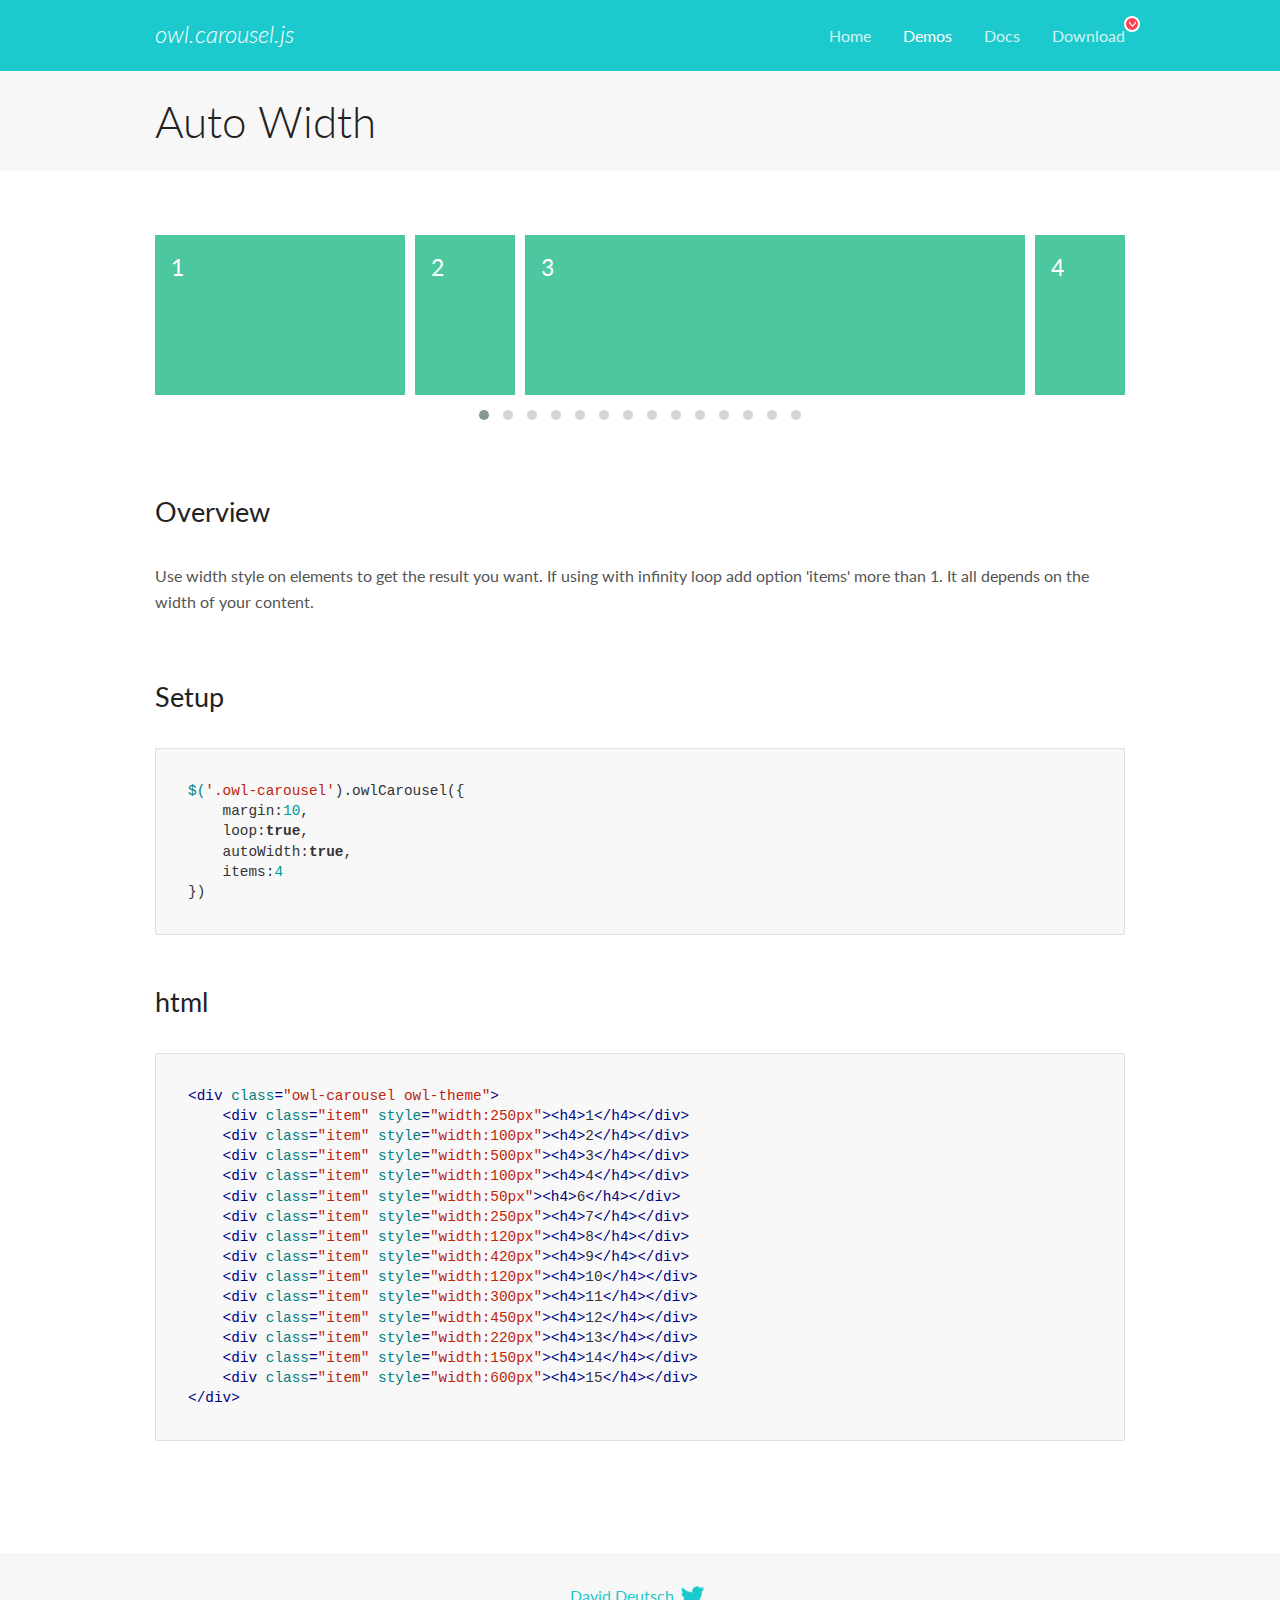
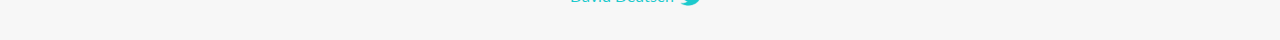
<file: owlcarousel/docs/demos/autowidth.html>
<!DOCTYPE html>
<html lang="en">
  <head>

    <!-- head -->
    <meta charset="utf-8">
    <meta name="msapplication-tap-highlight" content="no" />
    <meta name="viewport" content="width=device-width, initial-scale=1.0" />
    <meta name="description" content="Auto Width">
    <meta name="author" content="David Deutsch">
    <title>
      Auto Width Demo | Owl Carousel | 2.3.4
    </title>

    <!-- Stylesheets -->
    <link href='https://fonts.googleapis.com/css?family=Lato:300,400,700,400italic,300italic' rel='stylesheet' type='text/css'>
    <link rel="stylesheet" href="../assets/css/docs.theme.min.css">

    <!-- Owl Stylesheets -->
    <link rel="stylesheet" href="../assets/owlcarousel/assets/owl.carousel.min.css">
    <link rel="stylesheet" href="../assets/owlcarousel/assets/owl.theme.default.min.css">

    <!-- HTML5 shim and Respond.js IE8 support of HTML5 elements and media queries -->

    <!--[if lt IE 9]>
      <script src="https://oss.maxcdn.com/libs/html5shiv/3.7.0/html5shiv.js"></script>
      <script src="https://oss.maxcdn.com/libs/respond.js/1.3.0/respond.min.js"></script>
    <![endif]-->

    <!-- Favicons -->
    <link rel="apple-touch-icon-precomposed" sizes="144x144" href="../assets/ico/apple-touch-icon-144-precomposed.png">
    <link rel="shortcut icon" href="../assets/ico/favicon.png">
    <link rel="shortcut icon" href="favicon.ico">

    <!-- Yeah i know js should not be in header. Its required for demos.-->

    <!-- javascript -->
    <script src="../assets/vendors/jquery.min.js"></script>
    <script src="../assets/owlcarousel/owl.carousel.js"></script>
  </head>
  <body>

    <!-- header -->
    <header class="header">
      <div class="row">
        <div class="large-12 columns">
          <div class="brand left">
            <h3>
              <a href="/OwlCarousel2/">owl.carousel.js</a> 
            </h3>
          </div>
          <a id="toggle-nav" class="right">
            <span></span> <span></span> <span></span> 
          </a> 
          <div class="nav-bar">
            <ul class="clearfix">
              <li> <a href="/OwlCarousel2/index.html">Home</a>  </li>
              <li class="active">
                <a href="/OwlCarousel2/demos/demos.html">Demos</a> 
              </li>
              <li> <a href="/OwlCarousel2/docs/started-welcome.html">Docs</a>  </li>
              <li>
                <a href="https://github.com/OwlCarousel2/OwlCarousel2/archive/2.3.4.zip">Download</a> 
                <span class="download"></span> 
              </li>
            </ul>
          </div>
        </div>
      </div>
    </header>

    <!-- title -->
    <section class="title">
      <div class="row">
        <div class="large-12 columns">
          <h1>Auto Width</h1>
        </div>
      </div>
    </section>

    <!--  Demos -->
    <section id="demos">
      <div class="row">
        <div class="large-12 columns">
          <div class="owl-carousel owl-theme">
            <div class="item" style="width:250px">
              <h4>1</h4>
            </div>
            <div class="item" style="width:100px">
              <h4>2</h4>
            </div>
            <div class="item" style="width:500px">
              <h4>3</h4>
            </div>
            <div class="item" style="width:100px">
              <h4>4</h4>
            </div>
            <div class="item" style="width:50px">
              <h4>6</h4>
            </div>
            <div class="item" style="width:250px">
              <h4>7</h4>
            </div>
            <div class="item" style="width:120px">
              <h4>8</h4>
            </div>
            <div class="item" style="width:420px">
              <h4>9</h4>
            </div>
            <div class="item" style="width:120px">
              <h4>10</h4>
            </div>
            <div class="item" style="width:300px">
              <h4>11</h4>
            </div>
            <div class="item" style="width:450px">
              <h4>12</h4>
            </div>
            <div class="item" style="width:220px">
              <h4>13</h4>
            </div>
            <div class="item" style="width:150px">
              <h4>14</h4>
            </div>
            <div class="item" style="width:600px">
              <h4>15</h4>
            </div>
          </div>
          <h3 id="overview">Overview</h3>
          <p>Use width style on elements to get the result you want. If using with infinity loop add option &#39;items&#39; more than 1. It all depends on the width of your content.</p>
          <h3 id="setup">Setup</h3>
          <pre><code>$(&#39;.owl-carousel&#39;).owlCarousel({
    margin:10,
    loop:true,
    autoWidth:true,
    items:4
})</code></pre>
          <h3 id="html">html</h3>
          <pre><code>&lt;div class=&quot;owl-carousel owl-theme&quot;&gt;
    &lt;div class=&quot;item&quot; style=&quot;width:250px&quot;&gt;&lt;h4&gt;1&lt;/h4&gt;&lt;/div&gt;
    &lt;div class=&quot;item&quot; style=&quot;width:100px&quot;&gt;&lt;h4&gt;2&lt;/h4&gt;&lt;/div&gt;
    &lt;div class=&quot;item&quot; style=&quot;width:500px&quot;&gt;&lt;h4&gt;3&lt;/h4&gt;&lt;/div&gt;
    &lt;div class=&quot;item&quot; style=&quot;width:100px&quot;&gt;&lt;h4&gt;4&lt;/h4&gt;&lt;/div&gt;
    &lt;div class=&quot;item&quot; style=&quot;width:50px&quot;&gt;&lt;h4&gt;6&lt;/h4&gt;&lt;/div&gt;
    &lt;div class=&quot;item&quot; style=&quot;width:250px&quot;&gt;&lt;h4&gt;7&lt;/h4&gt;&lt;/div&gt;
    &lt;div class=&quot;item&quot; style=&quot;width:120px&quot;&gt;&lt;h4&gt;8&lt;/h4&gt;&lt;/div&gt;
    &lt;div class=&quot;item&quot; style=&quot;width:420px&quot;&gt;&lt;h4&gt;9&lt;/h4&gt;&lt;/div&gt;
    &lt;div class=&quot;item&quot; style=&quot;width:120px&quot;&gt;&lt;h4&gt;10&lt;/h4&gt;&lt;/div&gt;
    &lt;div class=&quot;item&quot; style=&quot;width:300px&quot;&gt;&lt;h4&gt;11&lt;/h4&gt;&lt;/div&gt;
    &lt;div class=&quot;item&quot; style=&quot;width:450px&quot;&gt;&lt;h4&gt;12&lt;/h4&gt;&lt;/div&gt;
    &lt;div class=&quot;item&quot; style=&quot;width:220px&quot;&gt;&lt;h4&gt;13&lt;/h4&gt;&lt;/div&gt;
    &lt;div class=&quot;item&quot; style=&quot;width:150px&quot;&gt;&lt;h4&gt;14&lt;/h4&gt;&lt;/div&gt;
    &lt;div class=&quot;item&quot; style=&quot;width:600px&quot;&gt;&lt;h4&gt;15&lt;/h4&gt;&lt;/div&gt;
&lt;/div&gt;</code></pre>
          <script>
            $(document).ready(function() {
              $('.owl-carousel').owlCarousel({
                margin: 10,
                loop: true,
                autoWidth: true,
                items: 4
              })
            })
          </script>
        </div>
      </div>
    </section>

    <!-- footer -->
    <footer class="footer">
      <div class="row">
        <div class="large-12 columns">
          <h5>
            <a href="/OwlCarousel2/docs/support-contact.html">David Deutsch</a> 
            <a id="custom-tweet-button" href="https://twitter.com/share?url=https://github.com/OwlCarousel2/OwlCarousel2&text=Owl Carousel - This is so awesome! " target="_blank"></a> 
          </h5>
        </div>
      </div>
    </footer>

    <!-- vendors -->
    <script src="../assets/vendors/highlight.js"></script>
    <script src="../assets/js/app.js"></script>
  </body>
</html>
</file>
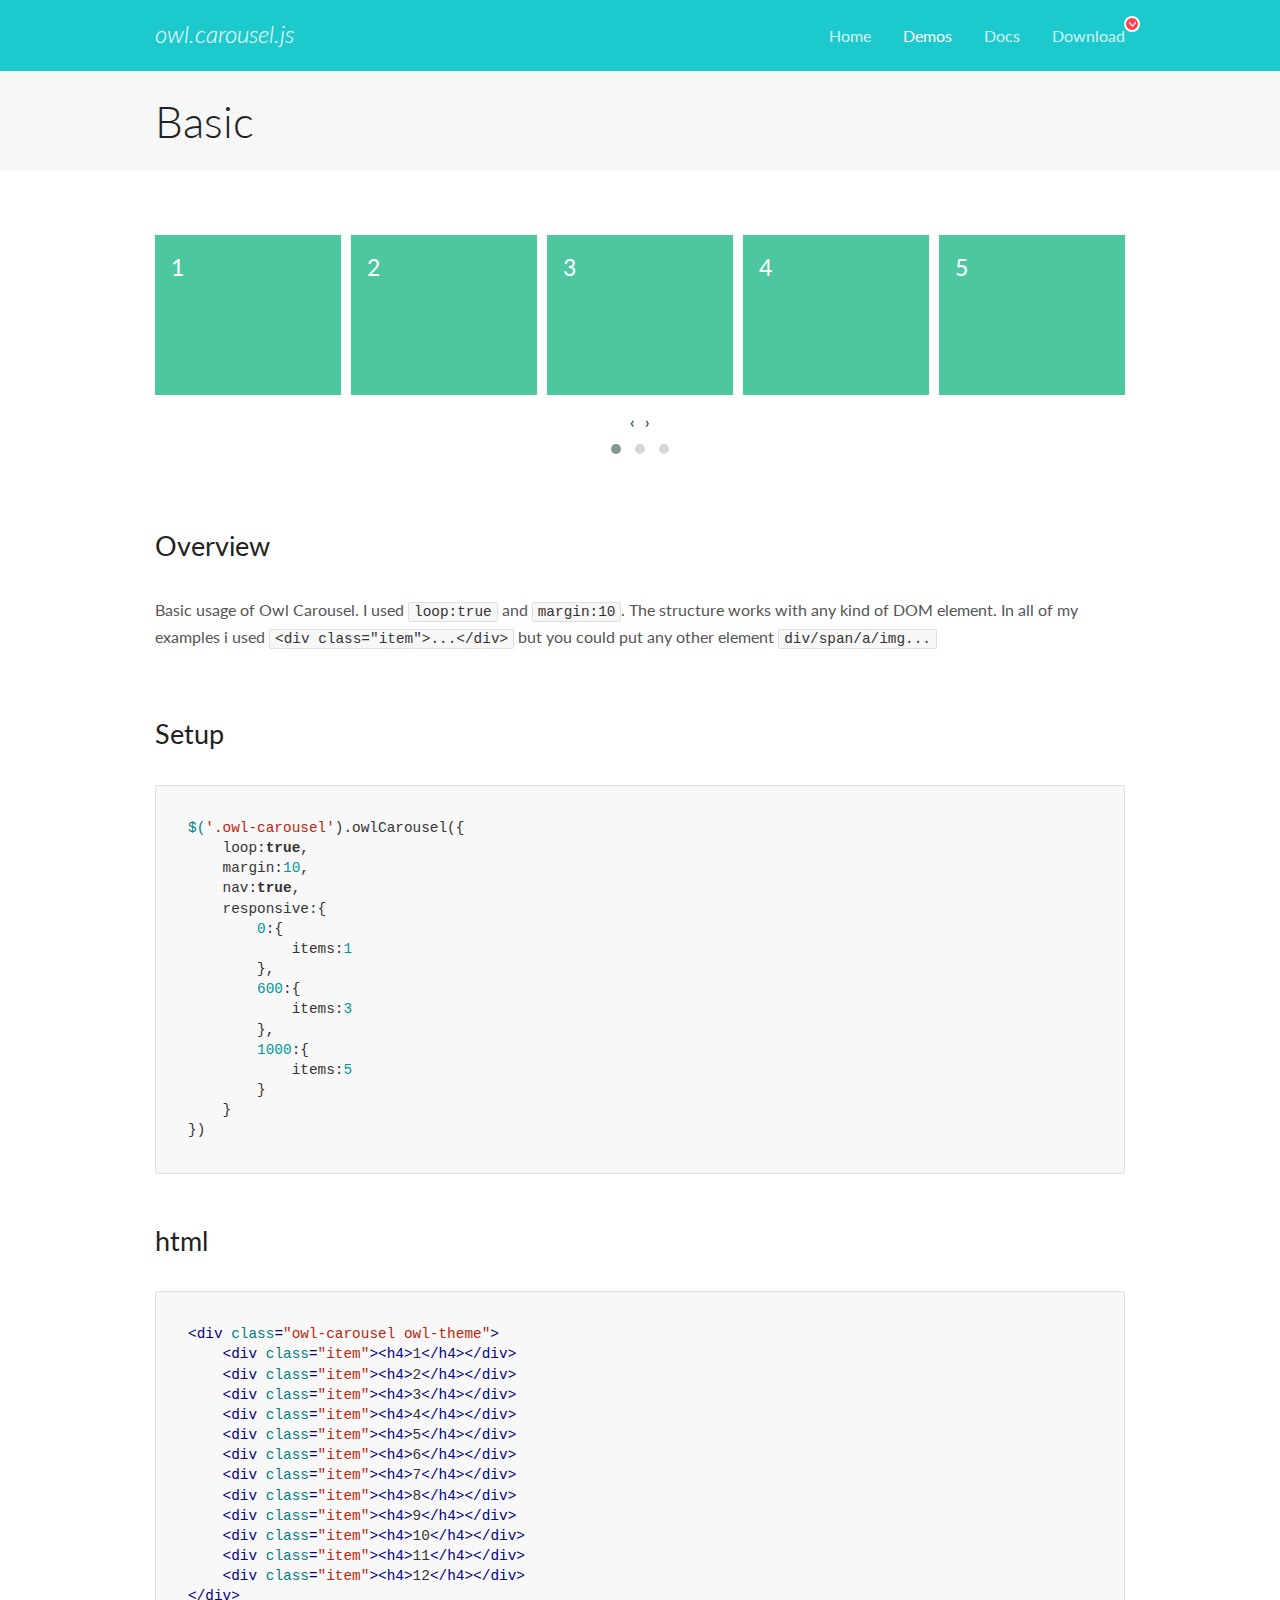
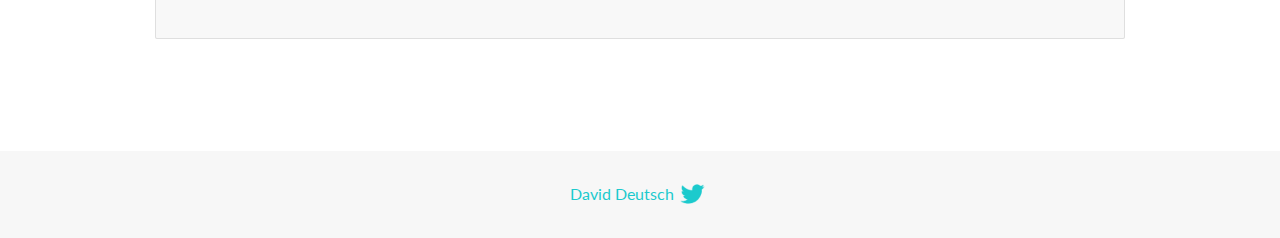
<file: owlcarousel/docs/demos/basic.html>
<!DOCTYPE html>
<html lang="en">
  <head>

    <!-- head -->
    <meta charset="utf-8">
    <meta name="msapplication-tap-highlight" content="no" />
    <meta name="viewport" content="width=device-width, initial-scale=1.0" />
    <meta name="description" content="Basic usage demo">
    <meta name="author" content="David Deutsch">
    <title>
      Basic Demo | Owl Carousel | 2.3.4
    </title>

    <!-- Stylesheets -->
    <link href='https://fonts.googleapis.com/css?family=Lato:300,400,700,400italic,300italic' rel='stylesheet' type='text/css'>
    <link rel="stylesheet" href="../assets/css/docs.theme.min.css">

    <!-- Owl Stylesheets -->
    <link rel="stylesheet" href="../assets/owlcarousel/assets/owl.carousel.min.css">
    <link rel="stylesheet" href="../assets/owlcarousel/assets/owl.theme.default.min.css">

    <!-- HTML5 shim and Respond.js IE8 support of HTML5 elements and media queries -->

    <!--[if lt IE 9]>
      <script src="https://oss.maxcdn.com/libs/html5shiv/3.7.0/html5shiv.js"></script>
      <script src="https://oss.maxcdn.com/libs/respond.js/1.3.0/respond.min.js"></script>
    <![endif]-->

    <!-- Favicons -->
    <link rel="apple-touch-icon-precomposed" sizes="144x144" href="../assets/ico/apple-touch-icon-144-precomposed.png">
    <link rel="shortcut icon" href="../assets/ico/favicon.png">
    <link rel="shortcut icon" href="favicon.ico">

    <!-- Yeah i know js should not be in header. Its required for demos.-->

    <!-- javascript -->
    <script src="../assets/vendors/jquery.min.js"></script>
    <script src="../assets/owlcarousel/owl.carousel.js"></script>
  </head>
  <body>

    <!-- header -->
    <header class="header">
      <div class="row">
        <div class="large-12 columns">
          <div class="brand left">
            <h3>
              <a href="/OwlCarousel2/">owl.carousel.js</a> 
            </h3>
          </div>
          <a id="toggle-nav" class="right">
            <span></span> <span></span> <span></span> 
          </a> 
          <div class="nav-bar">
            <ul class="clearfix">
              <li> <a href="/OwlCarousel2/index.html">Home</a>  </li>
              <li class="active">
                <a href="/OwlCarousel2/demos/demos.html">Demos</a> 
              </li>
              <li> <a href="/OwlCarousel2/docs/started-welcome.html">Docs</a>  </li>
              <li>
                <a href="https://github.com/OwlCarousel2/OwlCarousel2/archive/2.3.4.zip">Download</a> 
                <span class="download"></span> 
              </li>
            </ul>
          </div>
        </div>
      </div>
    </header>

    <!-- title -->
    <section class="title">
      <div class="row">
        <div class="large-12 columns">
          <h1>Basic</h1>
        </div>
      </div>
    </section>

    <!--  Demos -->
    <section id="demos">
      <div class="row">
        <div class="large-12 columns">
          <div class="owl-carousel owl-theme">
            <div class="item">
              <h4>1</h4>
            </div>
            <div class="item">
              <h4>2</h4>
            </div>
            <div class="item">
              <h4>3</h4>
            </div>
            <div class="item">
              <h4>4</h4>
            </div>
            <div class="item">
              <h4>5</h4>
            </div>
            <div class="item">
              <h4>6</h4>
            </div>
            <div class="item">
              <h4>7</h4>
            </div>
            <div class="item">
              <h4>8</h4>
            </div>
            <div class="item">
              <h4>9</h4>
            </div>
            <div class="item">
              <h4>10</h4>
            </div>
            <div class="item">
              <h4>11</h4>
            </div>
            <div class="item">
              <h4>12</h4>
            </div>
          </div>
          <h3 id="overview">Overview</h3>
          <p>Basic usage of Owl Carousel. I used <code>loop:true</code> and <code>margin:10</code>. The structure works with any kind of DOM element. In all of my examples i used <code>&lt;div class=&quot;item&quot;&gt;...&lt;/div&gt;</code> but you could
            put any other element <code>div/span/a/img...</code></p>
          <h3 id="setup">Setup</h3>
          <pre><code>$(&#39;.owl-carousel&#39;).owlCarousel({
    loop:true,
    margin:10,
    nav:true,
    responsive:{
        0:{
            items:1
        },
        600:{
            items:3
        },
        1000:{
            items:5
        }
    }
})</code></pre>
          <h3 id="html">html</h3>
          <pre><code>&lt;div class=&quot;owl-carousel owl-theme&quot;&gt;
    &lt;div class=&quot;item&quot;&gt;&lt;h4&gt;1&lt;/h4&gt;&lt;/div&gt;
    &lt;div class=&quot;item&quot;&gt;&lt;h4&gt;2&lt;/h4&gt;&lt;/div&gt;
    &lt;div class=&quot;item&quot;&gt;&lt;h4&gt;3&lt;/h4&gt;&lt;/div&gt;
    &lt;div class=&quot;item&quot;&gt;&lt;h4&gt;4&lt;/h4&gt;&lt;/div&gt;
    &lt;div class=&quot;item&quot;&gt;&lt;h4&gt;5&lt;/h4&gt;&lt;/div&gt;
    &lt;div class=&quot;item&quot;&gt;&lt;h4&gt;6&lt;/h4&gt;&lt;/div&gt;
    &lt;div class=&quot;item&quot;&gt;&lt;h4&gt;7&lt;/h4&gt;&lt;/div&gt;
    &lt;div class=&quot;item&quot;&gt;&lt;h4&gt;8&lt;/h4&gt;&lt;/div&gt;
    &lt;div class=&quot;item&quot;&gt;&lt;h4&gt;9&lt;/h4&gt;&lt;/div&gt;
    &lt;div class=&quot;item&quot;&gt;&lt;h4&gt;10&lt;/h4&gt;&lt;/div&gt;
    &lt;div class=&quot;item&quot;&gt;&lt;h4&gt;11&lt;/h4&gt;&lt;/div&gt;
    &lt;div class=&quot;item&quot;&gt;&lt;h4&gt;12&lt;/h4&gt;&lt;/div&gt;
&lt;/div&gt;</code></pre>
          <script>
            $(document).ready(function() {
              var owl = $('.owl-carousel');
              owl.owlCarousel({
                margin: 10,
                nav: true,
                loop: true,
                responsive: {
                  0: {
                    items: 1
                  },
                  600: {
                    items: 3
                  },
                  1000: {
                    items: 5
                  }
                }
              })
            })
          </script>
        </div>
      </div>
    </section>

    <!-- footer -->
    <footer class="footer">
      <div class="row">
        <div class="large-12 columns">
          <h5>
            <a href="/OwlCarousel2/docs/support-contact.html">David Deutsch</a> 
            <a id="custom-tweet-button" href="https://twitter.com/share?url=https://github.com/OwlCarousel2/OwlCarousel2&text=Owl Carousel - This is so awesome! " target="_blank"></a> 
          </h5>
        </div>
      </div>
    </footer>

    <!-- vendors -->
    <script src="../assets/vendors/highlight.js"></script>
    <script src="../assets/js/app.js"></script>
  </body>
</html>
</file>
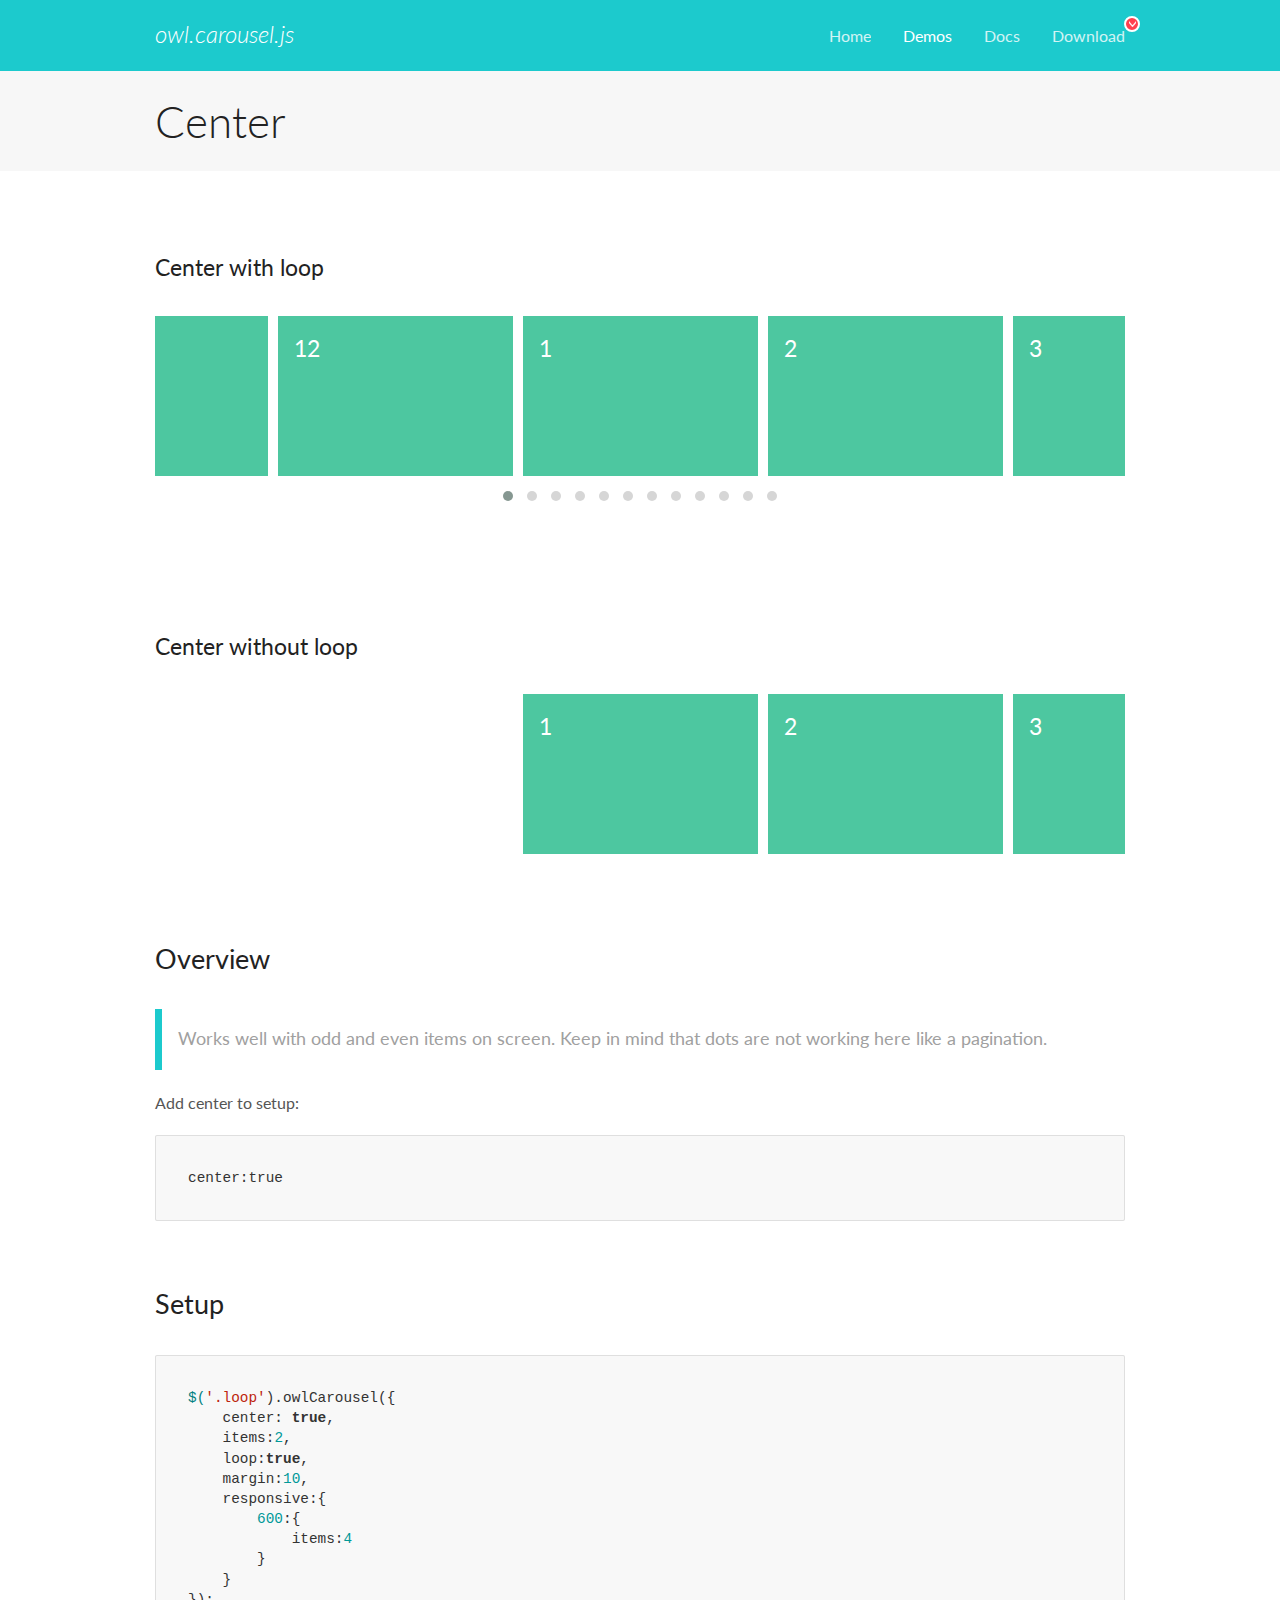
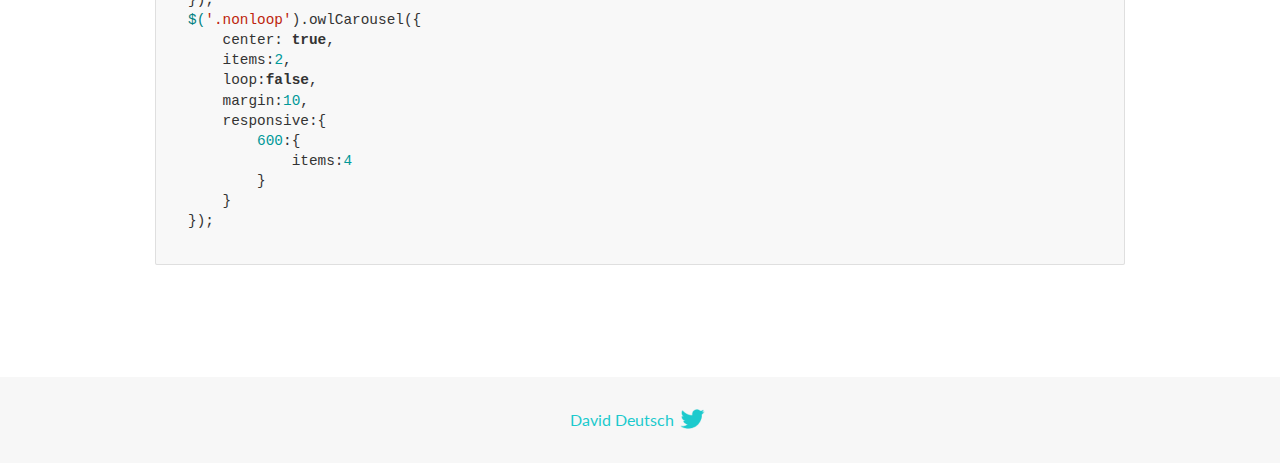
<file: owlcarousel/docs/demos/center.html>
<!DOCTYPE html>
<html lang="en">
  <head>

    <!-- head -->
    <meta charset="utf-8">
    <meta name="msapplication-tap-highlight" content="no" />
    <meta name="viewport" content="width=device-width, initial-scale=1.0" />
    <meta name="description" content="Center carousel">
    <meta name="author" content="David Deutsch">
    <title>
      Center Demo | Owl Carousel | 2.3.4
    </title>

    <!-- Stylesheets -->
    <link href='https://fonts.googleapis.com/css?family=Lato:300,400,700,400italic,300italic' rel='stylesheet' type='text/css'>
    <link rel="stylesheet" href="../assets/css/docs.theme.min.css">

    <!-- Owl Stylesheets -->
    <link rel="stylesheet" href="../assets/owlcarousel/assets/owl.carousel.min.css">
    <link rel="stylesheet" href="../assets/owlcarousel/assets/owl.theme.default.min.css">

    <!-- HTML5 shim and Respond.js IE8 support of HTML5 elements and media queries -->

    <!--[if lt IE 9]>
      <script src="https://oss.maxcdn.com/libs/html5shiv/3.7.0/html5shiv.js"></script>
      <script src="https://oss.maxcdn.com/libs/respond.js/1.3.0/respond.min.js"></script>
    <![endif]-->

    <!-- Favicons -->
    <link rel="apple-touch-icon-precomposed" sizes="144x144" href="../assets/ico/apple-touch-icon-144-precomposed.png">
    <link rel="shortcut icon" href="../assets/ico/favicon.png">
    <link rel="shortcut icon" href="favicon.ico">

    <!-- Yeah i know js should not be in header. Its required for demos.-->

    <!-- javascript -->
    <script src="../assets/vendors/jquery.min.js"></script>
    <script src="../assets/owlcarousel/owl.carousel.js"></script>
  </head>
  <body>

    <!-- header -->
    <header class="header">
      <div class="row">
        <div class="large-12 columns">
          <div class="brand left">
            <h3>
              <a href="/OwlCarousel2/">owl.carousel.js</a> 
            </h3>
          </div>
          <a id="toggle-nav" class="right">
            <span></span> <span></span> <span></span> 
          </a> 
          <div class="nav-bar">
            <ul class="clearfix">
              <li> <a href="/OwlCarousel2/index.html">Home</a>  </li>
              <li class="active">
                <a href="/OwlCarousel2/demos/demos.html">Demos</a> 
              </li>
              <li> <a href="/OwlCarousel2/docs/started-welcome.html">Docs</a>  </li>
              <li>
                <a href="https://github.com/OwlCarousel2/OwlCarousel2/archive/2.3.4.zip">Download</a> 
                <span class="download"></span> 
              </li>
            </ul>
          </div>
        </div>
      </div>
    </header>

    <!-- title -->
    <section class="title">
      <div class="row">
        <div class="large-12 columns">
          <h1>Center</h1>
        </div>
      </div>
    </section>

    <!--  Demos -->
    <section id="demos">
      <div class="row">
        <div class="large-12 columns">
          <h4 id="center-with-loop">Center with loop</h4>
          <div class="loop owl-carousel owl-theme">
            <div class="item">
              <h4>1</h4>
            </div>
            <div class="item">
              <h4>2</h4>
            </div>
            <div class="item">
              <h4>3</h4>
            </div>
            <div class="item">
              <h4>4</h4>
            </div>
            <div class="item">
              <h4>5</h4>
            </div>
            <div class="item">
              <h4>6</h4>
            </div>
            <div class="item">
              <h4>7</h4>
            </div>
            <div class="item">
              <h4>8</h4>
            </div>
            <div class="item">
              <h4>9</h4>
            </div>
            <div class="item">
              <h4>10</h4>
            </div>
            <div class="item">
              <h4>11</h4>
            </div>
            <div class="item">
              <h4>12</h4>
            </div>
          </div>
          <br>
          <h4 id="center-without-loop">Center without loop</h4>
          <div class="nonloop owl-carousel">
            <div class="item">
              <h4>1</h4>
            </div>
            <div class="item">
              <h4>2</h4>
            </div>
            <div class="item">
              <h4>3</h4>
            </div>
            <div class="item">
              <h4>4</h4>
            </div>
            <div class="item">
              <h4>5</h4>
            </div>
            <div class="item">
              <h4>6</h4>
            </div>
            <div class="item">
              <h4>7</h4>
            </div>
            <div class="item">
              <h4>8</h4>
            </div>
            <div class="item">
              <h4>9</h4>
            </div>
            <div class="item">
              <h4>10</h4>
            </div>
            <div class="item">
              <h4>11</h4>
            </div>
            <div class="item">
              <h4>12</h4>
            </div>
          </div>
          <h3 id="overview">Overview</h3>
          <blockquote>
            <p>Works well with odd and even items on screen. Keep in mind that dots are not working here like a pagination.</p>
          </blockquote>
          <p>Add center to setup:</p>
          <pre><code>center:true</code></pre>
          <h3 id="setup">Setup</h3>
          <pre><code>$(&#39;.loop&#39;).owlCarousel({
    center: true,
    items:2,
    loop:true,
    margin:10,
    responsive:{
        600:{
            items:4
        }
    }
});
$(&#39;.nonloop&#39;).owlCarousel({
    center: true,
    items:2,
    loop:false,
    margin:10,
    responsive:{
        600:{
            items:4
        }
    }
});</code></pre>
          <script>
            jQuery(document).ready(function($) {
              $('.loop').owlCarousel({
                center: true,
                items: 2,
                loop: true,
                margin: 10,
                responsive: {
                  600: {
                    items: 4
                  }
                }
              });
              $('.nonloop').owlCarousel({
                center: true,
                items: 2,
                loop: false,
                margin: 10,
                responsive: {
                  600: {
                    items: 4
                  }
                }
              });
            });
          </script>
        </div>
      </div>
    </section>

    <!-- footer -->
    <footer class="footer">
      <div class="row">
        <div class="large-12 columns">
          <h5>
            <a href="/OwlCarousel2/docs/support-contact.html">David Deutsch</a> 
            <a id="custom-tweet-button" href="https://twitter.com/share?url=https://github.com/OwlCarousel2/OwlCarousel2&text=Owl Carousel - This is so awesome! " target="_blank"></a> 
          </h5>
        </div>
      </div>
    </footer>

    <!-- vendors -->
    <script src="../assets/vendors/highlight.js"></script>
    <script src="../assets/js/app.js"></script>
  </body>
</html>
</file>
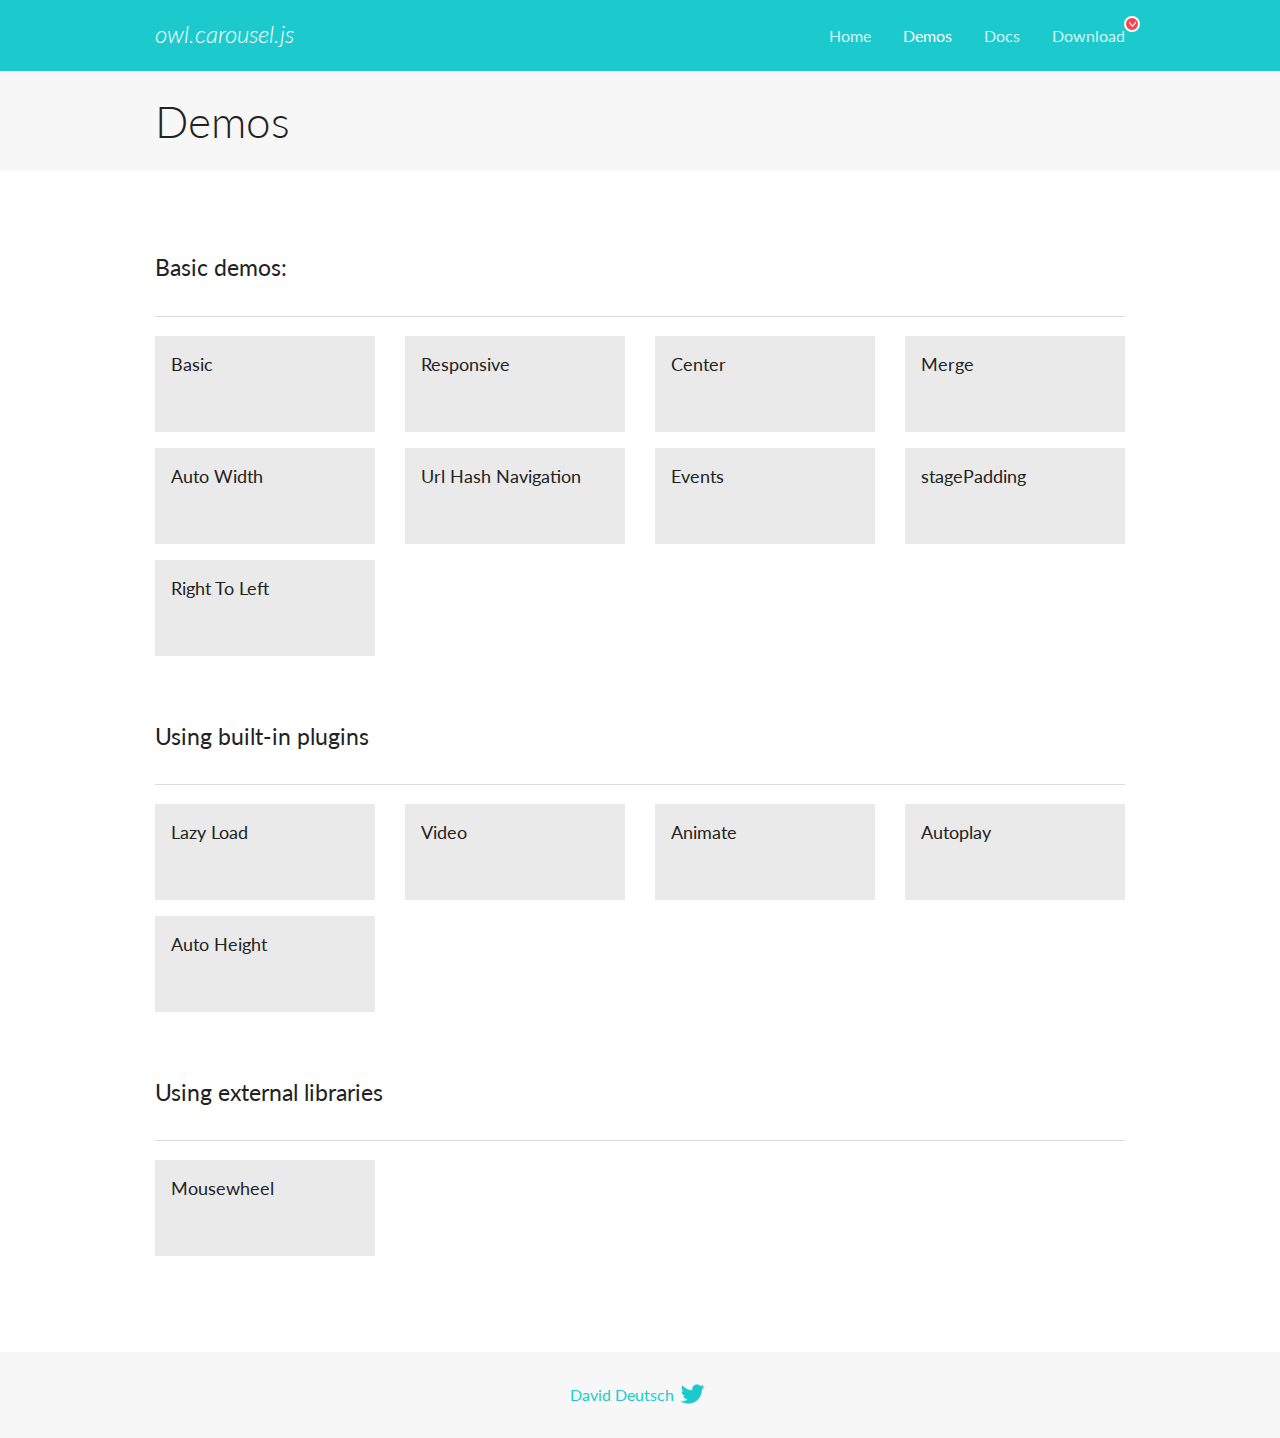
<file: owlcarousel/docs/demos/demos.html>
<!DOCTYPE html>
<html lang="en">
  <head>

    <!-- head -->
    <meta charset="utf-8">
    <meta name="msapplication-tap-highlight" content="no" />
    <meta name="viewport" content="width=device-width, initial-scale=1.0" />
    <meta name="description" content="A list of Owl Carousel examples.">
    <meta name="author" content="David Deutsch">
    <title>
      Demos | Owl Carousel | 2.3.4
    </title>

    <!-- Stylesheets -->
    <link href='https://fonts.googleapis.com/css?family=Lato:300,400,700,400italic,300italic' rel='stylesheet' type='text/css'>
    <link rel="stylesheet" href="../assets/css/docs.theme.min.css">

    <!-- Owl Stylesheets -->
    <link rel="stylesheet" href="../assets/owlcarousel/assets/owl.carousel.min.css">
    <link rel="stylesheet" href="../assets/owlcarousel/assets/owl.theme.default.min.css">

    <!-- HTML5 shim and Respond.js IE8 support of HTML5 elements and media queries -->

    <!--[if lt IE 9]>
      <script src="https://oss.maxcdn.com/libs/html5shiv/3.7.0/html5shiv.js"></script>
      <script src="https://oss.maxcdn.com/libs/respond.js/1.3.0/respond.min.js"></script>
    <![endif]-->

    <!-- Favicons -->
    <link rel="apple-touch-icon-precomposed" sizes="144x144" href="../assets/ico/apple-touch-icon-144-precomposed.png">
    <link rel="shortcut icon" href="../assets/ico/favicon.png">
    <link rel="shortcut icon" href="favicon.ico">

    <!-- Yeah i know js should not be in header. Its required for demos.-->

    <!-- javascript -->
    <script src="../assets/vendors/jquery.min.js"></script>
    <script src="../assets/owlcarousel/owl.carousel.js"></script>
  </head>
  <body>

    <!-- header -->
    <header class="header">
      <div class="row">
        <div class="large-12 columns">
          <div class="brand left">
            <h3>
              <a href="/OwlCarousel2/">owl.carousel.js</a> 
            </h3>
          </div>
          <a id="toggle-nav" class="right">
            <span></span> <span></span> <span></span> 
          </a> 
          <div class="nav-bar">
            <ul class="clearfix">
              <li> <a href="/OwlCarousel2/index.html">Home</a>  </li>
              <li class="active">
                <a href="/OwlCarousel2/demos/demos.html">Demos</a> 
              </li>
              <li> <a href="/OwlCarousel2/docs/started-welcome.html">Docs</a>  </li>
              <li>
                <a href="https://github.com/OwlCarousel2/OwlCarousel2/archive/2.3.4.zip">Download</a> 
                <span class="download"></span> 
              </li>
            </ul>
          </div>
        </div>
      </div>
    </header>

    <!-- title -->
    <section class="title">
      <div class="row">
        <div class="large-12 columns">
          <h1>Demos</h1>
        </div>
      </div>
    </section>

    <!--  Demos -->
    <section id="demos">
      <div class="row">
        <div class="large-12 columns">
          <h4 id="basic-demos-">Basic demos:</h4>
          <hr>
          <div class="demo-list">
            <div class="row">
              <div class="small-6 medium-4 large-3 columns">
                <a href="basic.html" class="demo-block">
                  <h5>Basic </h5>
                </a> 
              </div>
              <div class="small-6 medium-4 large-3 columns">
                <a href="responsive.html" class="demo-block">
                  <h5>Responsive </h5>
                </a> 
              </div>
              <div class="small-6 medium-4 large-3 columns">
                <a href="center.html" class="demo-block">
                  <h5>Center </h5>
                </a> 
              </div>
              <div class="small-6 medium-4 large-3 columns">
                <a href="merge.html" class="demo-block">
                  <h5>Merge </h5>
                </a> 
              </div>
              <div class="small-6 medium-4 large-3 columns">
                <a href="autowidth.html" class="demo-block">
                  <h5>Auto Width </h5>
                </a> 
              </div>
              <div class="small-6 medium-4 large-3 columns">
                <a href="urlhashnav.html" class="demo-block">
                  <h5>Url Hash Navigation </h5>
                </a> 
              </div>
              <div class="small-6 medium-4 large-3 columns">
                <a href="events.html" class="demo-block">
                  <h5>Events </h5>
                </a> 
              </div>
              <div class="small-6 medium-4 large-3 columns">
                <a href="stagepadding.html" class="demo-block">
                  <h5>stagePadding </h5>
                </a> 
              </div>
              <div class="small-6 medium-4 large-3 columns">
                <a href="rtl.html" class="demo-block">
                  <h5>Right To Left </h5>
                </a> 
              </div>
            </div>
          </div>
          <h4 id="using-built-in-plugins">Using built-in plugins</h4>
          <hr>
          <div class="demo-list">
            <div class="row">
              <div class="small-6 medium-4 large-3 columns">
                <a href="lazyLoad.html" class="demo-block">
                  <h5>Lazy Load </h5>
                </a> 
              </div>
              <div class="small-6 medium-4 large-3 columns">
                <a href="video.html" class="demo-block">
                  <h5>Video </h5>
                </a> 
              </div>
              <div class="small-6 medium-4 large-3 columns">
                <a href="animate.html" class="demo-block">
                  <h5>Animate </h5>
                </a> 
              </div>
              <div class="small-6 medium-4 large-3 columns">
                <a href="autoplay.html" class="demo-block">
                  <h5>Autoplay </h5>
                </a> 
              </div>
              <div class="small-6 medium-4 large-3 columns">
                <a href="autoheight.html" class="demo-block">
                  <h5>Auto Height </h5>
                </a> 
              </div>
            </div>
          </div>
          <h4 id="using-external-libraries">Using external libraries</h4>
          <hr>
          <div class="demo-list">
            <div class="row">
              <div class="small-6 medium-4 large-3 columns">
                <a href="mousewheel.html" class="demo-block">
                  <h5>Mousewheel </h5>
                </a> 
              </div>
            </div>
          </div>
        </div>
      </div>
    </section>

    <!-- footer -->
    <footer class="footer">
      <div class="row">
        <div class="large-12 columns">
          <h5>
            <a href="/OwlCarousel2/docs/support-contact.html">David Deutsch</a> 
            <a id="custom-tweet-button" href="https://twitter.com/share?url=https://github.com/OwlCarousel2/OwlCarousel2&text=Owl Carousel - This is so awesome! " target="_blank"></a> 
          </h5>
        </div>
      </div>
    </footer>

    <!-- vendors -->
    <script src="../assets/vendors/highlight.js"></script>
    <script src="../assets/js/app.js"></script>
  </body>
</html>
</file>
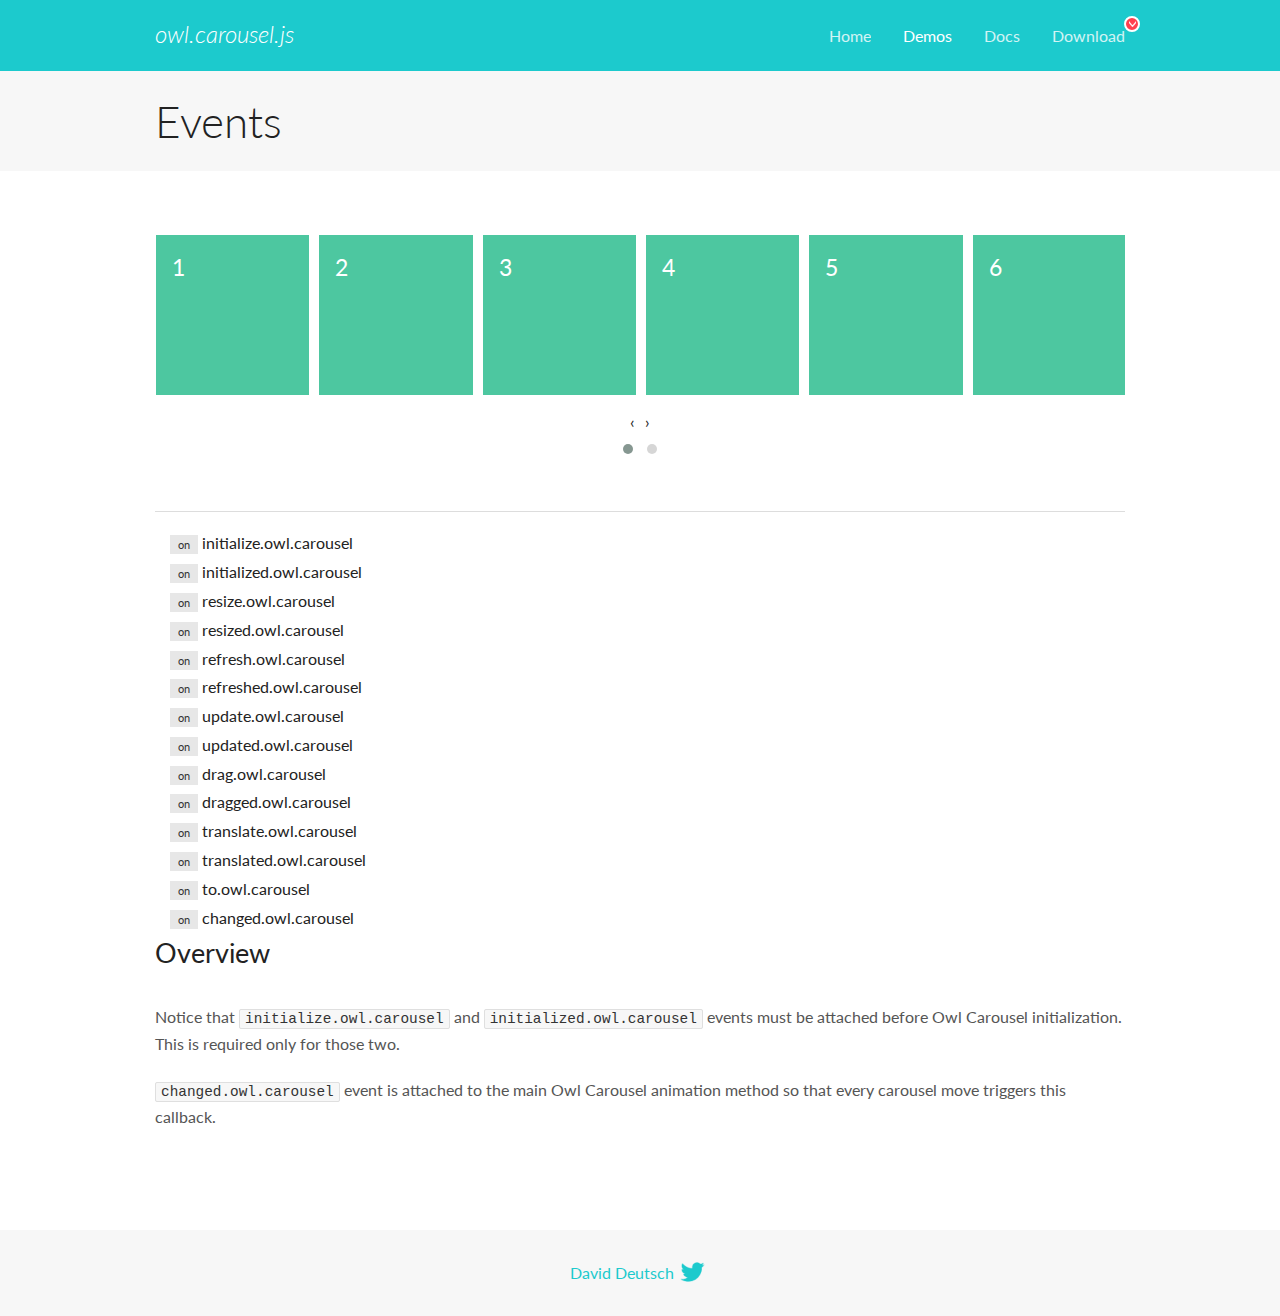
<file: owlcarousel/docs/demos/events.html>
<!DOCTYPE html>
<html lang="en">
  <head>

    <!-- head -->
    <meta charset="utf-8">
    <meta name="msapplication-tap-highlight" content="no" />
    <meta name="viewport" content="width=device-width, initial-scale=1.0" />
    <meta name="description" content="Events usage demo">
    <meta name="author" content="David Deutsch">
    <title>
      Events Demo | Owl Carousel | 2.3.4
    </title>

    <!-- Stylesheets -->
    <link href='https://fonts.googleapis.com/css?family=Lato:300,400,700,400italic,300italic' rel='stylesheet' type='text/css'>
    <link rel="stylesheet" href="../assets/css/docs.theme.min.css">

    <!-- Owl Stylesheets -->
    <link rel="stylesheet" href="../assets/owlcarousel/assets/owl.carousel.min.css">
    <link rel="stylesheet" href="../assets/owlcarousel/assets/owl.theme.default.min.css">

    <!-- HTML5 shim and Respond.js IE8 support of HTML5 elements and media queries -->

    <!--[if lt IE 9]>
      <script src="https://oss.maxcdn.com/libs/html5shiv/3.7.0/html5shiv.js"></script>
      <script src="https://oss.maxcdn.com/libs/respond.js/1.3.0/respond.min.js"></script>
    <![endif]-->

    <!-- Favicons -->
    <link rel="apple-touch-icon-precomposed" sizes="144x144" href="../assets/ico/apple-touch-icon-144-precomposed.png">
    <link rel="shortcut icon" href="../assets/ico/favicon.png">
    <link rel="shortcut icon" href="favicon.ico">

    <!-- Yeah i know js should not be in header. Its required for demos.-->

    <!-- javascript -->
    <script src="../assets/vendors/jquery.min.js"></script>
    <script src="../assets/owlcarousel/owl.carousel.js"></script>
  </head>
  <body>

    <!-- header -->
    <header class="header">
      <div class="row">
        <div class="large-12 columns">
          <div class="brand left">
            <h3>
              <a href="/OwlCarousel2/">owl.carousel.js</a> 
            </h3>
          </div>
          <a id="toggle-nav" class="right">
            <span></span> <span></span> <span></span> 
          </a> 
          <div class="nav-bar">
            <ul class="clearfix">
              <li> <a href="/OwlCarousel2/index.html">Home</a>  </li>
              <li class="active">
                <a href="/OwlCarousel2/demos/demos.html">Demos</a> 
              </li>
              <li> <a href="/OwlCarousel2/docs/started-welcome.html">Docs</a>  </li>
              <li>
                <a href="https://github.com/OwlCarousel2/OwlCarousel2/archive/2.3.4.zip">Download</a> 
                <span class="download"></span> 
              </li>
            </ul>
          </div>
        </div>
      </div>
    </header>

    <!-- title -->
    <section class="title">
      <div class="row">
        <div class="large-12 columns">
          <h1>Events</h1>
        </div>
      </div>
    </section>

    <!--  Demos -->
    <section id="demos">
      <div class="row">
        <div class="large-12 columns">
          <div class="owl-carousel owl-theme">
            <div class="item">
              <h4>1</h4>
            </div>
            <div class="item">
              <h4>2</h4>
            </div>
            <div class="item">
              <h4>3</h4>
            </div>
            <div class="item">
              <h4>4</h4>
            </div>
            <div class="item">
              <h4>5</h4>
            </div>
            <div class="item">
              <h4>6</h4>
            </div>
            <div class="item">
              <h4>7</h4>
            </div>
            <div class="item">
              <h4>8</h4>
            </div>
            <div class="item">
              <h4>9</h4>
            </div>
            <div class="item">
              <h4>10</h4>
            </div>
            <div class="item">
              <h4>11</h4>
            </div>
            <div class="item">
              <h4>12</h4>
            </div>
          </div>
          <hr>
          <div class="large-12 columns callbacks">
            <div><span class="label secondary initialize">on</span>  initialize.owl.carousel </div>
            <div><span class="label secondary initialized">on</span>  initialized.owl.carousel </div>
            <div><span class="label secondary resize">on</span>  resize.owl.carousel </div>
            <div><span class="label secondary resized">on</span>  resized.owl.carousel </div>
            <div><span class="label secondary refresh">on</span>  refresh.owl.carousel </div>
            <div><span class="label secondary refreshed">on</span>  refreshed.owl.carousel </div>
            <div><span class="label secondary update">on</span>  update.owl.carousel </div>
            <div><span class="label secondary updated">on</span>  updated.owl.carousel </div>
            <div><span class="label secondary drag">on</span>  drag.owl.carousel </div>
            <div><span class="label secondary dragged">on</span>  dragged.owl.carousel </div>
            <div><span class="label secondary translate">on</span>  translate.owl.carousel </div>
            <div><span class="label secondary translated">on</span>  translated.owl.carousel </div>
            <div><span class="label secondary to">on</span>  to.owl.carousel </div>
            <div><span class="label secondary changed">on</span>  changed.owl.carousel </div>
          </div>
          <h3 id="overview">Overview</h3>
          <p>Notice that <code>initialize.owl.carousel</code> and <code>initialized.owl.carousel</code> events must be attached before Owl Carousel initialization. This is required only for those two.</p>
          <p><code>changed.owl.carousel</code> event is attached to the main Owl Carousel animation method so that every carousel move triggers this callback.</p>
          <script>
            jQuery(document).ready(function($) {
              var owl = $('.owl-carousel');
              owl.on('initialize.owl.carousel initialized.owl.carousel ' +
                'initialize.owl.carousel initialize.owl.carousel ' +
                'resize.owl.carousel resized.owl.carousel ' +
                'refresh.owl.carousel refreshed.owl.carousel ' +
                'update.owl.carousel updated.owl.carousel ' +
                'drag.owl.carousel dragged.owl.carousel ' +
                'translate.owl.carousel translated.owl.carousel ' +
                'to.owl.carousel changed.owl.carousel',
                function(e) {
                  $('.' + e.type)
                    .removeClass('secondary')
                    .addClass('success');
                  window.setTimeout(function() {
                    $('.' + e.type)
                      .removeClass('success')
                      .addClass('secondary');
                  }, 500);
                });
              owl.owlCarousel({
                loop: true,
                nav: true,
                lazyLoad: true,
                margin: 10,
                video: true,
                responsive: {
                  0: {
                    items: 1
                  },
                  600: {
                    items: 3
                  },
                  960: {
                    items: 5,
                  },
                  1200: {
                    items: 6
                  }
                }
              });
            });
          </script>
        </div>
      </div>
    </section>

    <!-- footer -->
    <footer class="footer">
      <div class="row">
        <div class="large-12 columns">
          <h5>
            <a href="/OwlCarousel2/docs/support-contact.html">David Deutsch</a> 
            <a id="custom-tweet-button" href="https://twitter.com/share?url=https://github.com/OwlCarousel2/OwlCarousel2&text=Owl Carousel - This is so awesome! " target="_blank"></a> 
          </h5>
        </div>
      </div>
    </footer>

    <!-- vendors -->
    <script src="../assets/vendors/highlight.js"></script>
    <script src="../assets/js/app.js"></script>
  </body>
</html>
</file>
<file: style/animation.css>
.animation {
	transition: transform 0.7s ease-out,opacity 0.4s linear;
}

.fade-in-left {
	opacity: 0;
	transform: translateX(-50px);		
}

.fade-in-left.show {
	transform: translateZ(0) !important;
	opacity: 1;
}

.fade-on-up {
	opacity: 0;
	transform: translateY(50px);	
}

.fade-on-up.show {
	transform: translateY(0) !important;
	opacity: 1;
}

.fade-in-right {
	opacity: 0;
	transform: translateX(50px);		
}

.fade-in-right.show {
	transform: translateZ(0) !important;
	opacity: 1;	
}
</file>
<file: style/main.css>
:root {
  /* --main-color: #00B8FC; */
	--main-color: #dc1e28;	
  --main-color-2: #0090bf;
  --color-white: white;
  --color-black: black;
  --gray-1: #f4f4f4;
  --gray-2: #697172;
  --gray-3: #2f3132;
  --gray-4: #c3c6c8;
  --gray-5: #262626;
  --start-billboard-gradient-color: #dc1e28;
  --end-billboard-gradient-color: rgba(0, 184, 252, 0.15);
}

/* #1c1c1c */

@font-face {
  font-family: 'utm-helve';
  src: url('font/helve/UTM\ Helve.ttf') format('truetype');
  /* Chrome 4+, Firefox 3.5, Opera 10+, Safari 3—5 */
}

@font-face {
  font-family: 'utm-helve-bold';
  src: url('font/helve/UTM\ HelveBold.ttf') format('truetype');
  /* Chrome 4+, Firefox 3.5, Opera 10+, Safari 3—5 */
}

@font-face {
  font-family: 'utm-bryantLG';
  src: url('font/UTM\ BryantLG.ttf') format('truetype');
  /* Chrome 4+, Firefox 3.5, Opera 10+, Safari 3—5 */
}

* {
  box-sizing: border-box;
}

body {
  margin: 0;
  padding: 0;
  font-family: 'utm-helve';
  overflow-x: hidden;
}

.font-text {
  font-family: 'utm-bryantLG' !important;
}

.font-title {
  font-family: 'utm-helve' !important;
}

.font-title-bold {
  font-family: 'utm-helve-bold' !important;
}

.nav-f {
  height: 46px;
  background-color: #1c1c1c;
  overflow: hidden;
  max-width: 100vw;
}

.text-5 {
  font-weight: 500;
  font-size: 13px;
  color: var(--color-white);
  opacity: .5;
  transition: .2s;
  font-family: 'utm-bryantLG';
}

.text-5:hover {
  opacity: 1;
}

.nav-f .list-item-text .border-right {
  border-right: 1px solid rgba(255, 255, 255, 0.2);
}

.nav-f .list-item-text .item {
  padding: 0em 1.3em;
}

.nav-f .list-item-text img {
  height: 20px;
}

.carousel .carousel-banner .image img {
  max-height: 700px;
  width: 100%;
  object-fit: cover;
  height: 700px;
}

.carousel .carousel-control {
  position: absolute;
  top: 0px;
  width: 100%;
  z-index: 888;
  height: 700px;
  display: flex;
  align-items: center;
}

.carousel .carousel-control .button-fa {
  padding: 0px 4em;
  display: flex;
  width: 100%;
  justify-content: space-between;
  font-family: 'utm-bryantLG';
}

.carousel .carousel-control .button-fa .circle {
  background: var(--color-black);
  width: 100px;
  height: 100px;
  border-radius: 50%;
  opacity: .3;
  transition: .3s;
}

.carousel .carousel-control .button-fa .border-botted {
  width: 78px;
  height: 78px;
  border: 3.2px dotted var(--color-white);
  border-radius: 50%;
  position: absolute;
  top: 11px;
  left: 11px;
  opacity: .5;
}

.carousel .carousel-control .button-fa .icon {
  position: absolute;
  top: 35px;
  left: 35px;
  color: var(--color-white);
  height: 30px;
  width: 30px;
  line-height: 30px;
}

.cursor-pointer {
  cursor: pointer;
}

.carousel .carousel-banner .child-carousel-item {
  width: 100%;
  position: relative;
}

.carousel .carousel-banner .child-carousel-item .content {
  position: absolute;
  top: 0px;
  width: 100%;
  height: 100%;
}

.carousel .carousel-banner .child-carousel-item .content .content-child {
  text-align: center;
  padding: 0 6em;
}

.title-1 {
  color: var(--color-white);
  font-size: 1.8em;
  text-transform: uppercase;
  font-weight: 600;
  line-height: 36px;
}

p {
  font-family: 'utm-bryantLG';
  font-size: 1.1em;
  line-height: 22px;
}

.text-1 {
  color: var(--color-white);
  font-size: 1em;
  font-weight: 500;
  font-family: 'utm-bryantLG';
}

.button-1 {
  background: var(--main-color);
  border: none;
  border-radius: 4px;
  padding: 0.8em 1em 1em 1em;
}

.button-1 a {
  color: white;
  font-size: .9em;
  text-decoration: none;
  font-weight: 600;
  text-transform: uppercase;
}

.button-1 a i {
  color: white !important;
}

.nav-s {
  position: absolute;
  width: 100%;
  z-index: 999;
  padding: 2em 0em;
  transition: .6s;
}

.nav-s.sticky {
  background: rgba(38, 38, 38, 0.95);
  padding: 1.5em 0em;
  color: white;
  position: fixed;
  top: 0;
}

.nav-s.sticky i {
  opacity: 1;
}

.nav-s i {
  color: white;
  font-size: 1.5em;
  opacity: .5;
}

.fa-carousel-item.active {
  z-index: 10;
}

.fa-carousel-item {
  position: absolute;
  top: 0px;
  left: 0px;
  width: 100%;
  /* transition: .4s;	*/
  /* transition-timing-function: cubic-bezier(0, 0, 0, 1.19);  */
}

.fa-carousel-item .content {
  transition: 1.2s;
}

.dotted-spaced {
  background-image: linear-gradient(to right, #333 10%, rgba(255, 255, 255, 0) 0%);
  background-position: top;
  background-size: 10px 1px;
  background-repeat: repeat-x;
}

@-webkit-keyframes rotating

/* Safari and Chrome */
  {
  from {
    -webkit-transform: rotate(0deg);
    -o-transform: rotate(0deg);
    transform: rotate(0deg);
  }

  to {
    -webkit-transform: rotate(360deg);
    -o-transform: rotate(360deg);
    transform: rotate(360deg);
  }
}

@keyframes rotating {
  from {
    -ms-transform: rotate(0deg);
    -moz-transform: rotate(0deg);
    -webkit-transform: rotate(0deg);
    -o-transform: rotate(0deg);
    transform: rotate(0deg);
  }

  to {
    -ms-transform: rotate(360deg);
    -moz-transform: rotate(360deg);
    -webkit-transform: rotate(360deg);
    -o-transform: rotate(360deg);
    transform: rotate(360deg);
  }
}

.rotating {
  -webkit-animation: rotating 3s linear infinite;
  -moz-animation: rotating 3s linear infinite;
  -ms-animation: rotating 3s linear infinite;
  -o-animation: rotating 3s linear infinite;
  animation: rotating 3s linear infinite;
  opacity: .7 !important;
}

.about-product {
  width: 100%;
  height: auto;
  background-color: var(--gray-1);
}

.about-product .header {
  text-align: center;
}

.about-product .header .title-2 {
  padding-top: 2em;
  padding-bottom: 0.7em;
}

.title-2 {
  font-size: 2.2em;
  line-height: 1;
  letter-spacing: 1px;
  font-weight: 600;
  text-transform: uppercase;
  color: black;
  font-family: 'utm-helve-bold';
}

.about-product .body .list-product-1 {
  min-height: 300px;
  display: flex;
  margin-top: 2.5em;
  flex-direction: row;
	padding-bottom: 3em;
}

.about-product .body .list-product-1 .box-product {
  width: 100%;
  min-height: 100px;
  margin: 1.5em;
  position: relative;
}

.img-banner {
  background-repeat: no-repeat;
  background-size: cover;
  color: black;
  position: relative;
}

.big-banner-1 {
  background-image: url('../images/big-bg-1.webp');
  padding-bottom: 4em;
  background-position: 50%;
  color: white;
}

.big-banner-1 .big-image img {
  width: 100%;
  margin-top: 3em;
}

.big-banner-1 .title-3 {
  padding-top: 1.6em;
}

.big-banner-1 .strong {
  font-weight: 500;
  letter-spacing: 1px;
  padding-top: 2em;
}

.title-3 {
  font-size: 4.8em;
  color: white;
  font-weight: 600;
}

.big-banner-2 {
  background-image: url(../images/true/big-bg-2.jpg);
  color: white;
  min-height: 800px;
  padding: 4em 14em;
}

.img-banner .box-image {
  width: 50%;
}

.img-banner .box-image img {
  width: 65%;
  padding-right: 3em;
  object-fit: contain;
  max-width: 220px;
}

.img-banner .box-content {
  position: relative;
  padding-left: 3em;
  width: 50%;
}

.img-banner .box-content::before {
  content: "";
  opacity: 1;
  position: absolute;
  top: 0;
  left: 0;
  height: 100%;
  width: 1px;
  background-repeat: repeat-y;
  background-image: url(../images/dotted-line-white-vert.gif);
}

.title-4 {
  font-size: 2.2em;
  font-weight: 600;
  line-height: 46px;
  text-transform: uppercase;
  color: white;
}

.line {
  margin-top: 25px;
  margin-bottom: 25px;
  position: relative;
  height: 6px;
  overflow: hidden;
}

.line::after {
  display: block;
  content: "";
  background-color: var(--gray-4);
  position: absolute;
  left: 0;
  top: 0;
  width: 84px;
  height: 100%;
}

.about-pro-gamer {
  width: 100%;
  height: auto;
  background-color: var(--gray-1);
  padding-bottom: 4em;
}

.about-pro-gamer .img-quote img {
  width: 40px;
}

.about-pro-gamer .content-left {
  padding-top: 5em;
  padding-left: 9em;
}

.text-2 {
  font-size: 1.4em;
  font-weight: bold;
  color: var(--gray-3);
  line-height: 28px;
  font-family: 'utm-helve';
  letter-spacing: 1px;
}

.about-pro-gamer .content-left .box-logo-team img {
  width: 80px;
}

.about-pro-gamer .content-left .bottom {
  padding-top: 1.5em;
}

.about-pro-gamer .content-left .bottom .box-logo-team {
  padding-right: 1.2em;

}

.about-pro-gamer .content-left .bottom .name-pro-player {
  color: var(--gray-2);
  font-weight: 400;
  font-size: 2em;
}

.about-pro-gamer .list-social .social-item a i {
  color: var(--gray-4);
  font-size: 1.5em;
  padding-right: 1em;
}

.big-banner-3 {
  background-image: url('../images/home-esports-tout.webp');
  background-position: 50%;
  color: white;
}

.big-banner-3 {
  padding: 15em 10%;
}

.title-5 {
  color: var(--color-white);
  font-size: 1.8em;
  text-transform: uppercase;
  font-weight: 600;
  line-height: 38px;
  letter-spacing: 1px;
}

.big-banner-4 {
  background-image: url('../images/banner-4.webp');
  background-position: 50%;
  color: white;
  min-height: 770px;
}

.big-banner-4 .box-content-2 {
  width: 30%;
  margin-bottom: 8em;
}

.big-banner-5 {
  background-image: url('../images/banner-5.jpg');
  background-position: 50%;
  color: white;
  min-height: 770px;
	padding-top: 4em;
}

.big-banner-5 .box-content-2 {
  width: 30%;
}

.big-banner-5 .box-content-2 .box-logo {
  margin-top: 3em;
  margin-bottom: 2.5em;
	display: none !important;
}

.big-banner-5 .box-content-2 .box-logo img {
  width: 170px;
}

.title-6 {
  font-size: 2.6em;
  line-height: 47px;
  letter-spacing: 0px;
  text-transform: uppercase;
  font-weight: 500;
  color: var(--color-white);
  font-family: 'utm-helve-bold' !important;
}

.blog {
  background-color: var(--gray-1);
}

.blog .image-bg {
  background-image: url('../images/G-white.svg');
  background-position: 50%;
  color: white;
  min-height: 770px;
  background-repeat: no-repeat;
}

.blog .image-bg {
  padding: 0em 0em 5em 0em;
}

.list-blog {
  position: relative;
  margin-top: 3em;
}

.list-blog:hover .box-circle-main {
  display: block;
}

.list-blog:hover .category-box {
  background: var(--main-color);
}

.list-blog .item,
.list-blog .control {
  transition: .2s;
}

.list-blog .item .image img {
  width: 100%;
  height: 100%;
  object-fit: cover;
  height: 320px;
}

.tilte-7 {
  color: black;
  font-weight: 500;
  font-size: 1.5em;
  line-height: 26px;
  font-weight: 700;
}

.text-small {
  font-size: 1em;
  font-weight: 300;
  color: var(--gray-2);
  font-family: 'utm-bryantLG';
  line-height: 20px;
}

.category-box {
  color: white;
  background: black;
  width: 80px;
  text-align: center;
  margin-bottom: 1.3em;
  padding: 0.1em 0.3em;
  transition: .2s;
}

.big-banner-6 {
  background-image: url('../images/banner-6.jpg');
  background-position: 50%;
  color: white;
  /* min-height: 500px; */
  padding: 6em 0em;
}

.big-banner-6 .box-content-2 {
  width: 30%;
}

.big-banner-6 .box-content-2 .box-logo {
  margin-top: 3em;
  margin-bottom: 2.5em;
}

.big-banner-6 .box-content-2 .box-logo img {
  width: 170px;
}

.button-2 {
  border: none;
  background: none;
  margin: 0;
  padding: 0;
}

.button-2 a {
  color: var(--main-color);
  text-decoration: none;
  font-size: 1em;
  font-weight: 600;
  letter-spacing: .1px;
}

.bg-white {
  background-color: white !important;
}

.text-3 {
  text-transform: uppercase;
}

.big-banner-6 .box-content-2 .text-3::after {
  display: block;
  content: "";
  margin-top: 7px;
  background-repeat: repeat-x;
  height: 1px;
  background-image: url(../images/dotted-line-white-vert.gif);
}

.images-social .list {
  display: flex;
  flex-flow: row wrap;
}

.images-social .list .item {
  width: 33.3333%;
  position: relative;
}

.images-social .list .item .hover-box {
  position: absolute;
  background-color: #dc1e28a1;
  color: white;
  width: 100%;
  height: 100%;
  padding: 4em 4em 1em 4em;
  opacity: 0;
  transition: .3s;
  z-index: 10;
}

.images-social .list .item:hover .hover-box {
  opacity: 1;
}

.images-social .list .item img {
  object-fit: cover;
  width: 100%;
  height: 378px;
}

.images-social .list {
  width: 100%;
}

.images-social .list .item .hover-box .avatar img {
  width: 50px;
  height: 50px;
  object-fit: cover;
}

.images-social .list .item .hover-box .avatar {
  margin-right: 1em;
}

.images-social .list .item .hover-box .name {
  font-size: 1.2em;
  font-weight: 500;
  letter-spacing: .5px;
}

.images-social .list .item .hover-box .content {
  margin-top: 0.6em;
  font-size: 1.5em;
  line-height: 28px;
}

.images-social .list .item .hover-box .box-obsolute {
  position: absolute;
  bottom: 0;
  margin-bottom: 1em;
  width: calc(100% - 8em);
}

.images-social .list .item .hover-box .box-obsolute .icon i {
  font-size: 1.4em;
  margin-right: 0.5em;
}

.images-social .list .item .big-icon {
  position: absolute;
  bottom: 30px;
  right: 30px;
}

.images-social .list .item .big-icon i {
  font-size: 2em;
  color: white;
  opacity: .95;
}

.footer {
  width: 100%;
  height: auto;
  background-color: var(--gray-1);
  padding: 3em 0em 5em 0em;
}

.footer .menu-list .item {
  margin-top: .7em;
}

.footer .menu-list .item a {
  font-size: .9em;
  font-weight: 400;
  position: relative;
  text-decoration: none;
  color: black;
  transition: .1s;
}

.footer .menu-list .item a::after {
  content: '';
  position: absolute;
  width: 100%;
  height: 1px;
  background-color: black;
  bottom: 0px;
  left: 0px;
  margin-top: .5em;
  opacity: 0;
}

.footer .menu-list .item a:hover::after {
  opacity: 1;
}

.footer .list-social .social-item {
  margin-right: 2em;
}

.footer .list-social .social-item i {
  font-size: 1.4em;
  color: var(--gray-3);
}

.footer .subcribe-mail .input {
  width: 70%;
}

.footer .subcribe-mail .input input {
  padding: 0.8em 1.2em;
  border-radius: 4px;
  border: none;
  width: 100%;
}

.footer .subcribe-mail .button {
  width: 30%;
}

.footer .subcribe-mail .button button {
  width: 100%;
  border: none;
  background: var(--gray-5);
  color: white;
  height: 100%;
  border-bottom-right-radius: 4px;
  border-top-right-radius: 4px;
}

.small-text {
  font-size: .8em;
}

.footer .form-check-label {
  color: var(--gray-2);
  font-family: 'utm-bryantLG' !important;
}

.pr-big-banner-1 {
  background-image: url('../images/plp-mice-hero-desktop-2.webp');
  padding: 6.5em 0em;
  background-position: 50%;
  color: white;
}

.breadcrumb {
  background-color: var(--gray-1);
  padding: 1.2em 0em;
}

.breadcrumb .control-search-box {
  color: var(--gray-2);
  cursor: pointer;
}

.breadcrumb .drop-down-filter .btn {
  background: none;
  border: none;
  color: var(--gray-2);
}

.breadcrumb .drop-down-filter ul {
  border-radius: 0px;
  background: var(--gray-1);
  width: 100%;
}

.breadcrumb .drop-down-filter ul li a {
  padding: 1em;
  text-align: right;
}

.list-product .product-item:hover .sticky-box {
  opacity: 1;
}

.list-product .product-item .box-image {
  background: var(--gray-1);
  width: 100%;
  height: 247px;
  /* line-height: 316px; */
}

.product-item {
  cursor: pointer;
  position: relative;
  padding: 0 0.5em;
}

.product-item .sticky-box {
  position: absolute;
  right: 20px;
  top: 15px;
  opacity: 0;
  display: none;
  transition: .3s;
}

.product-item .sticky-box .text {
  color: var(--main-color-2);
  font-size: 1em;
  text-transform: uppercase;
  font-weight: 500;
  letter-spacing: .5px;
}

.list-product .product-item .info .product-series {
  background-color: var(--gray-1);
  -webkit-transform: rotate(-90deg) translateX(-100%);
  transform: rotate(-90deg) translateX(-100%);
  vertical-align: middle;
  position: absolute;
  padding: 0.2em 0.7em;
  font-size: .8em;
  letter-spacing: 2px;
  -webkit-transform-origin: top left;
  transform-origin: top left;
}

.list-product .product-item .info-product {
  margin-left: 2.5em;
}

.list-product .product-item .info {
  position: relative;
  display: flex;
  padding-top: 1.5em;
}

.list-product .product-item .info .product-series span {
  font-weight: 400;
}

.list-product .product-item .box-image-hover {
  height: 316px;
  position: relative;
  text-align: center;
  overflow: hidden;
}

.list-product .product-item .box-image-hover .text {
  position: absolute;
  line-height: 316px;
  text-align: center;
  color: white;
  font-size: 2em;
  font-weight: bold;
  text-transform: uppercase;
  width: 100%;
  z-index: 10;
}

.list-product .product-item .box-image-hover:hover img {
  transform: scale(1.15);
}

.list-product .product-item .box-image-hover img {
  width: 100%;
  height: 100%;
  object-fit: cover;
  transition: 1s;
}


.list-product .product-item .box-image img {
  width: 100%;
  height: 100%;
  object-fit: cover;
}

.list-product .row>* {
  padding-right: calc(var(--bs-gutter-x) * .4);
  padding-left: calc(var(--bs-gutter-x) * .4);
}

.main-filter .column {
  background-image: url('../images/dotted-line-black.gif');
  background-repeat: repeat-x;
  background-position: top;
}

.main-filter .column .fa-title {
  background-image: url('../images/dotted-line-black.gif');
  background-repeat: repeat-x;
  background-position: bottom;
  border-bottom: none;
  padding-bottom: 1em;
}

.fa-title .title {
  color: var(--gray-2);
  font-size: 1.2em;
  font-weight: 500;
  padding: 1em 0em;
}

.main-filter {
  padding-right: 1.5em;
}

.main-filter .column .fa-title .control i {
  color: var(--main-color);
}

.product-item .info .info-product .name {
  color: var(--gray-3);
  font-size: 1.1em;
  font-weight: bold;
}

.product-item .info .info-product .subtitle {
  font-weight: 300;
  font-size: 1.1em;
  margin-top: .3em;
  font-family: 'utm-bryantLG' !important;
}

.product-item .info .info-product .pricing-info {
  color: var(--gray-2);
  font-size: 1.1em;
  font-weight: 600;
  margin-top: .3em;
}

.mt-6 {
  margin-top: 4em;
}

.big-banner-8 {
  background-image: url('../images/true/banner-8.jpg');
  background-position: 50%;
  color: white;
  padding: 6em 0em;
  margin-top: 4em;
}

.big-banner-9 {
  background-image: url('../images/true/banner-9.jpg');
  background-position: 50%;
  color: black;
  padding: 6em 0em;
}

.color-black {
  color: black !important;
}

.color-main {
  color: var(--main-color);
}

.de-banner {
  background: var(--gray-3);
  padding-top: 14em;
  padding-bottom: 10em;
  color: white;
}

.de-banner .box-content-2 {
  position: relative;
  z-index: 10;
  padding-top: 7em;
  width: 30%;
}

.de-banner .box-image {
  position: absolute;
  width: 100%;
  text-align: center;
}


.de-banner .box-image .child {
  width: 100%;
  height: 100%;
  position: relative;
  text-align: center;
}

.de-banner .box-image .child .show-up-text {
  position: absolute;
  top: -234px;
  font-size: 20em;
  font-weight: 700;
  z-index: 5;
  color: #00B8FC;
  background: -webkit-linear-gradient(var(--start-billboard-gradient-color) 50%, var(--end-billboard-gradient-color));
  -webkit-background-clip: text;
  -webkit-text-fill-color: transparent;
  text-transform: uppercase;
}

.de-banner .box-image .image {
  margin-top: 2em;
  position: relative;
  z-index: 8;
}

.de-banner .box-content-2 .name {
  font-size: 1.1em;
  line-height: 24px;
}

.de-banner .box-content-2 .pricing-info {
  font-size: 1.1em;
  font-family: 'utm-bryantLG' !important;
}

.product-seri {
  background-color: var(--gray-1);
  font-size: .6em;
  letter-spacing: 2px;
  padding: 0.2em 0.7em;
  color: black;
  display: inline-block;
}

.product-seri span {
  font-weight: 400;
}

.color-white {
  color: white !important;
}

.bg-dotted-top {
  background-image: url(../images/dotted-line-white-vert.gif);
  background-position: top;
  background-repeat: repeat-x;
  display: inline-block;
  margin-bottom: 10px;
  margin-top: 0;
  padding-top: 16px;
}

.de-banner .box-content-2 .button-2.small a {
  font-size: 1em;
  font-weight: 500;
}

.about-product .box-content {
  text-align: center;
}

.color-text-main {
  color: var(--gray-5) !important;
}

.color-background-main {
  background-color: var(--gray-5) !important;
}

.about-product .line::after {
  background-color: var(--gray-5);
  margin-left: calc(50% - 42px);
}

.about-product {
  color: var(--gray-2);
}

.about-product .box-image img {
  width: 100%;
}

.about-product .featured-list {
  margin-top: 5em;
}

.featured-list .featured-spec {
  margin-bottom: 30px;
  padding: 0 20px;
  background-image: url(../images/dotted-line-grey-vert.gif);
  background-repeat: repeat-y;
  background-position: 100% 0;
  display: flex;
  flex-direction: column;
  justify-content: center;
}

.featured-list .featured-spec .featured-spec-value {
  color: var(--gray-2);
  text-transform: uppercase;
  font-size: 1.2em;
  font-weight: 600;
}

.featured-list .featured-spec .featured-spec-title {
  color: var(--color-black);
  text-transform: uppercase;
  font-weight: 600;
  font-size: 1em;
  margin-top: 0.5em;
}

.w-60 {
  width: 60%;
}

.big-banner-10 {
  background-image: url('../images/true/banner-10.jpg');
  background-position: 50%;
  color: white;
  min-height: 770px;
}

.big-banner-10 .box-content-2 {
  width: 70%;
  margin-left: 6em;
}

.big-banner-11 {
  background-image: url('../images/true/banner-11.jpg');
  background-position: 50%;
  color: white;
  min-height: 770px;
  position: relative;
}

.big-banner-11 .button-show {
  position: absolute;
  bottom: 50px;
  width: 200px;
  left: calc(50% - 100px);
  cursor: pointer;
  z-index: 20;
}

.big-banner-11 .box-content-2 {
  width: 30%;
  margin-left: 6em;
}

.sub-title-7 {
  line-height: 35px;
}

.banner-hide-1 {
  padding-top: 6em;
}

.banner-hide {
  padding-bottom: 6em;
}

.banner-hide p {
  color: var(--gray-2);
}

.banner-hide .box-image {
  width: 65%;
}

.banner-hide .box-image img {
  width: 100%;
}

.banner-hide .box-content-2 {
  width: 26%;
}

.big-banner-12 {
  background-image: url('../images/true/banner-12.jpg');
  background-position: 50%;
  color: white;
  min-height: 800px;
}

.big-banner-12 .box-content-2 {
  width: 30%;
  margin-right: 3em;
}

.big-banner-13 {
  background-image: url('../images/banner-13.webp');
  background-position: 50%;
  color: white;
  min-height: 770px;
}

.big-banner-13 .box-content-2 {
  width: 30%;
}

.big-banner-14 {
  background-image: url('../images/true/banner-14.jpg');
  background-position: 50%;
  color: white;
  min-height: 770px;
}

.big-banner-14 .box-content-2 {
  width: 30%;
  margin-right: 3em;
}

.big-banner-15 {
  background-image: url('../images/banner-15.webp');
  background-position: 50%;
  color: white;
  min-height: 770px;
}

.big-banner-15 .box-content-2 {
  width: 22%;
}

.big-banner-15 .box-image-logo {
  width: 380px;
  margin-bottom: 3em;
  margin-left: -8px;
}

.big-banner-15 .box-image-logo img {
  width: 100%;
}

.line.black::after {
  background-color: var(--gray-5);
}

.big-banner-16 {
  background-image: url('../images/true/banner-16.jpg');
  background-position: 50%;
  color: white;
  min-height: 770px;
}

.big-banner-16 .box-content-2 {
  width: 30%;
}

.specs-group .specs-group-subtitle {
  color: var(--gray-2);
  font-size: 1.1em;
  font-weight: 200;
}

.specs-group .specs-group-title {
  font-size: 1.05em;
  font-weight: 600;
}

.specs-group ul.dotted li::after {
  display: block;
  content: "";
  margin-top: 9px;
  background-image: url(../images/dotted-line-grey-vert.gif);
  background-repeat: repeat-x;
  height: 1px;
}

.specs-group ul.dotted li:last-child::after {
  background-image: none;
}

.specs-group ul.dotted {
  padding: 0;
  list-style-type: none;
}

.specs-group ul.dotted li {
  color: var(--gray-2);
  font-size: 1em;
  font-weight: 200;
  margin-top: 0.5em;
}

.product-tech-specs .header .featured-spec {
  padding: 0em 6em;
  margin: 4em 0em;
}

.product-tech-specs .header {
  display: flex !important;
  background-image: url(../images/dotted-line-grey-vert.gif);
  background-repeat: repeat-x;
  background-position: 0 100%;
}

.product-tech-specs .body {
  margin-top: 4em;
}

.product-detail {
  background-color: var(--gray-3);
  min-height: 1000px;
  margin-top: 14em;
}

.product-detail .info {
  width: 80%;
  min-height: 700px;
  margin: 0 auto;
  display: flex;
  justify-content: space-between;
}

.product-detail .info .slide {
  width: 80%;
  min-height: 100px;
}

.product-detail {
  color: white;
  padding: 8em 0em;
}

.big-banner-15 .box-image-logo {
  display: none;
}

.product-detail .info .product-info {
  width: 20%;
  background-color: var(--gray-3);
  min-height: 100px;
}

.product-detail .info .product-info .pick-color {
  position: relative;
  padding: .8em 0em;
}

.button-action-slide svg {
  width: 110px;
}

.button-action-slide svg .js-bg {
  transition: 0.4s ease-in-out;
}

.product-detail .info .product-info .name {
  font-size: 3em;
  font-weight: 600;
  line-height: 50px;
}

.product-detail .info .product-info .pick-color::after,
.product-detail .info .product-info .pick-color::before {
  content: "";
  position: absolute;
  left: 0;
  top: 0;
  width: 100%;
  height: 1px;
  background-repeat: repeat-x;
  background-image: url('https://www.logitechg.com/etc.clientlibs/gaming/clientlibs/gaming-pagelibs/resources/images/dotted-line-white.gif');
}

.product-detail .info .product-info .pick-color::after {
  top: auto;
  bottom: 0;
}

.product-detail .info .product-info .button-1 {
  width: 200px;
  display: block;
}

.product-detail .info .product-info .price {
  font-size: 2em;
}

.pick-color .item {
  width: 18px;
  height: 18px;
  background: red;
  border-radius: 50%;
  border: 3px solid;
}

.title-left-line {
  font-size: 1.1em;
  font-weight: 700;
  margin-top: 4.5em;
  position: relative;
  height: 30px;
}

.title-left-line::after {
  content: '';
  position: absolute;
  width: 44px;
  height: 6px;
  left: -63px;
  background: var(--gray-4);
  top: calc(15px - 3px);
}

.products-slide-fade {
  position: relative;
  min-height: 500px;
}

.products-slide-fade .item {
  position: absolute;
  top: 0px;
  left: 0px;
  z-index: 0;
  opacity: 0;
  transition: .3s;
  width: 620px;
}

.products-slide-fade .item img {
  width: 100%;
}

.products-slide-fade .item.active {
  z-index: 2;
  opacity: 1;
}

.products-slide-fade .item.last-item {
  z-index: 3;
}

.products-slide-control {
  display: flex;
  position: relative;
  width: 620px;
  margin-top: 1em;
  justify-content: center;
}

.products-slide-control .control-item {
  margin: 0 10px;
  cursor: pointer;
}

.products-slide-control .control-item img {
  width: 90px;
  height: 90px;
  object-fit: contain;
}

.product-thumbs-indicator {
  position: absolute;
  bottom: 0px;
  background: white;
  height: 6px;
  transition: .3s;
}

.recomend .box-product .box-imagge {
  background: white;
  padding: 3em;
}

.recomend .box-product img {
  width: 100%;
  height: 150px;
  object-fit: contain;
  transition: .3s;
}

.recomend .box-product .name {
  font-weight: 700;
  margin-top: 1em;
  font-size: 1.3em;
  transition: .3s;
}

.recomend .box-product .des {
  font-weight: 300;
  margin-top: .6em;
}

.recomend .box-product .pricing-info {
  font-weight: 400;
  margin-top: .6em;
}

.recomend .box-product:hover img {
  transform: scale(1.1);
}

.mid-logo img {
  width: 200px;
  object-fit: cover;
}

.recomend .box-product:hover .name {
  text-decoration: underline;
}

#recomend-slide .owl-nav {
  position: absolute;
  width: 100%;
  display: flex;
  justify-content: space-between;
  top: 0px;
  height: 100%;
  align-items: center;
}

#recomend-slide .owl-nav .owl-prev {
  position: absolute;
  left: -80px;
  font-size: 4em;
  transition: .3s;
  margin-bottom: 2em;
}

#recomend-slide .owl-dots {
  margin-top: 3em;
  position: relative;
  z-index: 2;
}

#recomend-slide .owl-nav .owl-prev:hover,
#recomend-slide .owl-nav .owl-next:hover {
  background: none !important;
  transform: scale(1.2);
}

#recomend-slide .owl-nav .owl-next {
  position: absolute;
  right: -80px;
  font-size: 4em;
  transition: .3s;
  margin-bottom: 2em;
}

.recomend {
  margin-top: 4em;
}

.recomend .title {
  font-weight: 600;
  font-size: 2em;
  text-align: center;
  margin-bottom: 1em;
}

.box-circle-main {
  position: absolute;
  width: 230px;
  right: -75px;
  top: -90px;
  display: none;
  transition: .3s;
  z-index: 20;
}

.box-circle-main .child {
  position: relative;
}

.box-circle-main .text {
  position: absolute;
  width: 230px;
  top: 0px;
  height: 230px;
  text-align: center;
  display: flex;
  justify-content: center;
  align-items: center;
  color: black;
  line-height: 17px;
  font-family: 'utm-bryantLG';
  text-transform: uppercase;
}

.generic-btn-dotted-stroke {
  fill: none;
  stroke: var(--main-color);
  stroke-width: 2;
  stroke-linecap: round;
  stroke-miterlimit: 10;
  stroke-dasharray: 0, 5;
  transition: .3s;
}

.generic-btn-solid-stroke {
  fill: none;
  stroke: var(--main-color);
  stroke-width: 2;
  transition: .3s;
  stroke-miterlimit: 10;
}

.generic-btn-bg {
  fill: white;
  transition: .3s;
}

.auto-rotate {
  -webkit-animation: cog 1s infinite;
  -moz-animation: cog 1s infinite;
  -ms-animation: cog 1s infinite;
  animation: autoRotate 1s infinite;
  -webkit-animation-timing-function: linear;
  -moz-animation-timing-function: linear;
  -ms-animation-timing-function: linear;
  animation-timing-function: linear
}

@keyframes autoRotate {
  100% {
    -moz-transform: rotate(360deg);
    -ms-transform: rotate(360deg);
    transform: rotate(360deg);
  }
}

.list-product-1 .box-product .box-image .image-zoom {
  transition: 15s;
}

.list-product-1 .box-product .box-image:hover .image-zoom {
  transform: scale(1.4);
}

.list-product-1 .box-product .box-image {
  padding-top: 100%;
  position: relative;
  background-color: #2f3132;
  background-repeat: no-repeat;
  background-position: 50%;
  background-size: cover;
}

.list-product-1 .box-product .btn-hov {
  position: absolute;
  bottom: 0px;
  width: 100%;
  text-align: center;
  margin-bottom: 2em;
}

.list-product-1 .box-product .btn-hov .button-1 {
  transform: translateY(40px);
  opacity: 0;
  transition: .45s;
}

.list-product-1 .box-product .title {
  text-transform: uppercase;
  text-align: center;
  position: absolute;
  width: 100%;
  top: 0px;
  margin-top: 1em;
  font-size: 1em;
  font-weight: 600;
  color: white;
}

.product-swatch-over-img {
  position: absolute;
  width: 100%;
  height: 100%;
  top: 0;
  left: 0;
}

.product-swatch-clip-rect {
  transition: .5s;
}

.list-product-1 .box-product .box-image:hover .btn-hov .button-1 {
  transform: translateY(0px);
  opacity: 1;
}

.big-banner-11 .button-show {
  display: none;
}

.hide-banner-list {
  overflow-y: hidden;
  height: 2540px;
  /* height: 0px; */
  margin-top: -100px;
  transition: 1s ease-in-out;
  position: relative;
  z-index: 19;
  background: white;
}

.rotate-forever {
  -webkit-animation: rotate-forever 3.5s linear infinite;
  -moz-animation: rotate-forever 3.5s linear infinite;
  -ms-animation: rotate-forever 3.5s linear infinite;
  -o-animation: rotate-forever 3.5s linear infinite;
  animation: rotate-forever 3.5s linear infinite;
  transform-origin: 50% 50%;
}

.hide-banner-list {
  display: none;
}

@keyframes rotate-forever {
  from {
    -webkit-transform: rotate(0deg);
    -o-transform: rotate(0deg);
    transform: rotate(0deg);
  }

  to {
    -webkit-transform: rotate(360deg);
    -o-transform: rotate(360deg);
    transform: rotate(360deg);
  }
}

.slide-main {
  min-height: 746px;
}

@media (min-width: 1490px) {
  .container-xl {
    max-width: 1490px;
    padding-left: 40px;
    padding-right: 40px;
  }
}

@media (min-width: 1200px) {
  .main-products .col-xl-3 {
    width: 21.5%;
  }

  .main-products .col-xl-9 {
    width: 78.5%;
  }

  .button-1 a {
    padding: 0;
  }
}

@media (max-width: 1200px) {
	.fa-products-slide-control {
		display: flex;
		justify-content: center;
	}

  .product-detail .info {
    width: 100%;
    text-align: center;
    flex-direction: column;
  }

  .product-detail .info .slide {
    width: 100%;
    min-height: 100px;
  }

  .products-slide-fade .item {
    left: calc(50% - 310px);
  }

  .product-detail .info .product-info {
    width: 35%;
    margin: 3em auto;
  }

  .pick-color .item {
    margin: 4px auto;
  }

  .product-detail .info .product-info .button-1 {
    width: 100%;
  }

  .product-tech-specs .title-left-line {
    text-align: center;
  }

  .product-tech-specs .title-left-line::after {
    display: none;
  }

  .big-banner-15 .box-content-2 {
    width: 35%;
  }

  .big-banner-11 .box-content-2 {
    margin-left: 0;
  }

  .big-banner-left .box-content-2 {
    width: 80%;
    margin-left: 4em;
  }

  .big-banner-12 .box-content-2,
  .big-banner-14 .box-content-2 {
    width: 100%;
    margin-left: 0em;
  }

  .button-1 a {
    padding: 0;
    font-size: .8em;
  }

  .big-banner-4 .box-content-2 {
    width: 40%;
    margin-bottom: 8em;
  }

  .big-banner-2 {
    padding: 4em 10em;
  }

  .about-pro-gamer {
    display: none;
  }

  .big-banner-5 .box-content-2 {
    width: 40%;
  }

  .footer .menu-list .item a {
    font-size: .75em;
  }

  .footer {
    padding: 1em 0em 2em 0em;
    background: white;
  }

  .footer .row {
    margin-top: 0 !important;
  }

  .footer .menu-list .item {
    display: inline-block;
    margin-right: 1em;
  }

  .footer .fa-small-text {
    order: 1;
  }

  .footer .subcribe-mail {
    margin-top: 1em;
  }

  .footer .list-social {
    margin: 2em 0em;
    justify-content: start !important;
  }

  .footer .subcribe-mail .input input {
    background: var(--gray-1);
  }

  .footer .form-check-label {
    color: var(--gray-3);
    font-weight: 600;
  }

  .about-product-2 .container-trong {
    width: 100%;
  }
}

@media (max-width: 992px) {
	.product-tech-specs .header .featured-spec {
    padding: 0em 2em;
    margin: 4em 0em;
}

  .big-banner-16 .box-content-2 {
    width: 50%;
  }

  .big-banner-15 .box-content-2 {
    width: 60%;
  }

  .big-banner-11 .box-content-2 {
    width: 50%;
  }

  .big-banner-left .box-content-2 {
    width: 100%;
    margin-left: 0em;
  }

  .de-banner .box-content-2 {
    padding-top: 13em;
  }

  .box-circle-main {
    display: none !important;
  }

  .big-banner-4 .box-content-2 {
    width: 45%;
    margin-bottom: 8em;
  }

  .button-1 a {
    padding: 0;
    font-size: .8em;
  }

  .about-product .body .list-product-1 .box-product {
    flex: 1 0 40%;
  }

  .about-product .body .list-product-1 {
    flex-wrap: wrap;
  }

  .title-3 {
    font-size: 2.8em;
  }

  .big-banner-2 {
    padding: 4em 3em;
  }

  .big-banner-5 .box-content-2 {
    width: 50%;
  }

  .big-banner-6 .box-content-2 {
    width: 50%;
  }

  .big-banner-3 {
    padding: 15em 1%;
  }

  .list-product .box-sanpham {
    margin-top: 4em;
  }

  .list-product .box-sanpham:nth-child(2),
  .list-product .box-sanpham:nth-child(1) {
    margin-top: 0em;
  }

  .de-banner .box-image .image img {
    width: 100%;
  }

  .de-banner .box-image .child .show-up-text {
    top: -229px;
    font-size: 15em;
  }
}

@media (max-width: 768px) {
	.product-detail .info .product-info {
    width: 70%;    
	}

  .products-slide-fade .item img {
    width: 60%;
  }

  .products-slide-fade .item img {
    width: 60%;
		min-height: 300px;
  }

	.products-slide-fade {
		min-height: 287px;
	}

  .product-thumbs-indicator {
    display: none;
  }

  .big-banner-11 .box-content-2 {
    width: 65%;
  }

  .big-banner-left {
    background-position: 3%;
  }

  .about-product-2 .container-trong .featured-list.first {
    display: none !important;
  }

  .big-banner-4 .box-content-2 {
    width: 60%;
    margin-bottom: 8em;
  }

  .big-banner-2 {
    padding: 4em 0em;
  }

  .big-banner-5 {
    display: none;
  }

  .nav-f {
    display: none;
  }

  .de-banner .box-image .child .show-up-text {
    top: -170px;
    font-size: 10em;
  }

  .de-banner .box-content-2 {
    width: 100%;
    text-align: center;
    padding-top: 23em;
  }

  .de-banner .box-content-2 .button-2 {
    margin: 0 auto;
  }

  .de-banner {
    padding-bottom: 7em;
  }

  .de-banner .box-image .child .show-up-text {
    top: -115px;
    font-size: 7em;
  }

  .de-banner .box-image .image img {
    width: 75%;
  }

  .de-banner .box-content-2 {
    width: 100%;
    text-align: center;
    padding-top: 17em;
  }

}

@media (max-width: 600px) {

  .container,
  .container-fluid,
  .container-lg,
  .container-md,
  .container-sm,
  .container-xl,
  .container-xxl {
    padding-right: var(--bs-gutter-x, 1.75rem);
    padding-left: var(--bs-gutter-x, 1.75rem);
  }

  .button-action-slide {
    display: none;
  }

  .carousel .carousel-banner .child-carousel-item {
    height: 680px;
  }

  .carousel .carousel-banner .child-carousel-item .image,
  img {
    height: 100%;
  }

  .carousel .carousel-banner .child-carousel-item .content .content-child {
    padding: 0 1em;
  }

  .carousel .carousel-banner .child-carousel-item .content .content-child .button-1 a {
    padding: 0;
  }

  .nav-f {
    display: none !important;
  }

  .slide-main {
    min-height: 660px;
  }

  .about-product .body .list-product-1 {
    margin-top: 0em;
    flex-direction: column;
    padding: 1em;
  }

  .about-product .body .list-product-1 .box-product {
    margin: 0 0 2em 0;
  }

  .title-3 {
    font-size: 1.8em;

  }

  .big-banner-2 .container {
    flex-direction: column;
    width: 100% !important;
    align-items: center;
  }

  .big-banner-2 .container .box-image {
    justify-content: center !important;
  }

  .big-banner-2 .container .box-image img {
    width: 100%;
    padding: 0;
    max-width: 180px;
  }

  .big-banner-2 .container .box-content {
    padding: 0;
    width: 100%;
    margin-top: 3em;
  }

  .big-banner-2 .container .box-content::before {
    opacity: 0;
  }

  .big-banner-2 {
    background-color: black;
    padding: 0;
  }

  .about-pro-gamer .container {
    flex-direction: column;
    position: relative;
  }

  .about-pro-gamer .content-left {
    padding: 0;
    width: 100% !important;
  }

  .about-pro-gamer .box-image {
    padding: 0;
    width: 100% !important;
    position: absolute;
    left: 0;
  }

  .about-pro-gamer .box-image img {
    height: 300px;
    max-width: 100% !important;
    width: 100%;
    object-fit: cover;
  }

  .about-pro-gamer .content-left {
    order: 1;
    padding: 1em 3em;
    margin-top: 263px;
    position: relative;
    z-index: 1;
  }

  .about-pro-gamer {
    background: white;
  }

  .about-pro-gamer .content-left .text-2 {
    margin-top: 0 !important;
    font-size: 1.1em;
    line-height: 25px;
    letter-spacing: 0.1px;
    text-align: left;
  }

  .about-pro-gamer .content-left .box-logo-team img {
    width: 50px;
    object-fit: contain;
  }

  .about-pro-gamer .content-left .bottom .name-pro-player {
    font-size: 1.2em;
  }

  .about-pro-gamer .list-social .social-item a i {
    font-size: 1.2em;
    padding-right: 1em;
  }

  .big-banner-3 .container {
    width: 100%;
    padding-top: 6em;
    padding-bottom: 6em;
    flex-direction: column;
  }

  .img-banner .box-image img {
    width: 50%;
    padding-right: 0em;

  }

  .img-banner .box-image {
    width: 100%;
    justify-content: center !important;
  }

  .img-banner .box-content {
    margin-top: 3em;
    padding-left: 0em;
    width: 100%;
  }

  .img-banner .box-content::before {
    display: none;
  }

  .button-1 {
    padding: 1em 1em;
    line-height: 9px;
  }

  .button-1 a {
    font-size: .8em;
    padding: 0;
  }

  .big-banner-4 {
    align-items: center !important;
  }

  .big-banner-4 .container {
    justify-content: center !important;
    width: 100% !important;
  }

  .big-banner-4 .container {
    justify-content: center !important;
    width: 100% !important;
  }

  .big-banner-4 .container .box-content-2 {
    width: 85%;
    text-align: center;
  }

  .big-banner-4 .container .box-content-2 p {
    text-align: center;
    margin: 1.5em 0em !important;
  }

  .big-banner-4 .container .box-content-2 .button-1 {
    margin: 0 auto !important;
  }

  .big-banner-5 {
    display: none;
  }

  .box-circle-main {
    display: none !important;
  }

  .list-blog {
    width: 100%;
  }

  .blog .image-bg {
    padding: 1em 0em;
  }

  .container,
  .container-fluid,
  .container-lg,
  .container-md,
  .container-sm,
  .container-xl,
  .container-xxl {
    max-width: 560px;
  }

  .images-social .list {

    flex-direction: column;
  }

  .images-social .list .item {
    width: 100%;
    position: relative;
  }

  .big-banner-6 .box-content-2 {
    width: 100%;
  }

  .list-blog.right {
    margin-top: 3em;
    margin-left: 0%;
  }

  .mid-logo img {
    width: 135px;
  }

  .de-banner .box-image {
    left: 0;
  }

  .de-banner .box-image .image img {
    width: 75%;
  }
}

@media (max-width: 576px) {
	.products-slide-control .control-item img {
		width: 80px;
	}

	.product-detail .info .product-info {
		width: 75%;    
    margin: 1em auto;
}

  .list-product .box-sanpham:nth-child(2) {
    margin-top: 4em;
  }

  .big-banner-11 .box-content-2 {
    width: 100%;
  }

  .big-banner-15 .box-content-2 {
    width: 100%;
  }

  .big-banner-16 .box-content-2 {
    width: 100%;
  }

}

.big-banner-13 {
	display: none !important;
}

p {
  text-align: justify;
}

@media (max-width: 720px) {
	#recomend-slide .owl-nav .owl-next, #recomend-slide .owl-nav .owl-prev {
		display: none;
	}
}

@media (max-width: 430px) {

  .de-banner .box-image .child .show-up-text {
    top: -84px;
    font-size: 5em;
  }

  .about-product-2 .container-trong {
    width: 100%;
  }

  .about-product-2 .container-trong p {
    padding: 0 !important;
  }
}

@media (max-width: 350px) {
  .de-banner .box-image .image img {
    width: 100%;
  }
}
</file>
